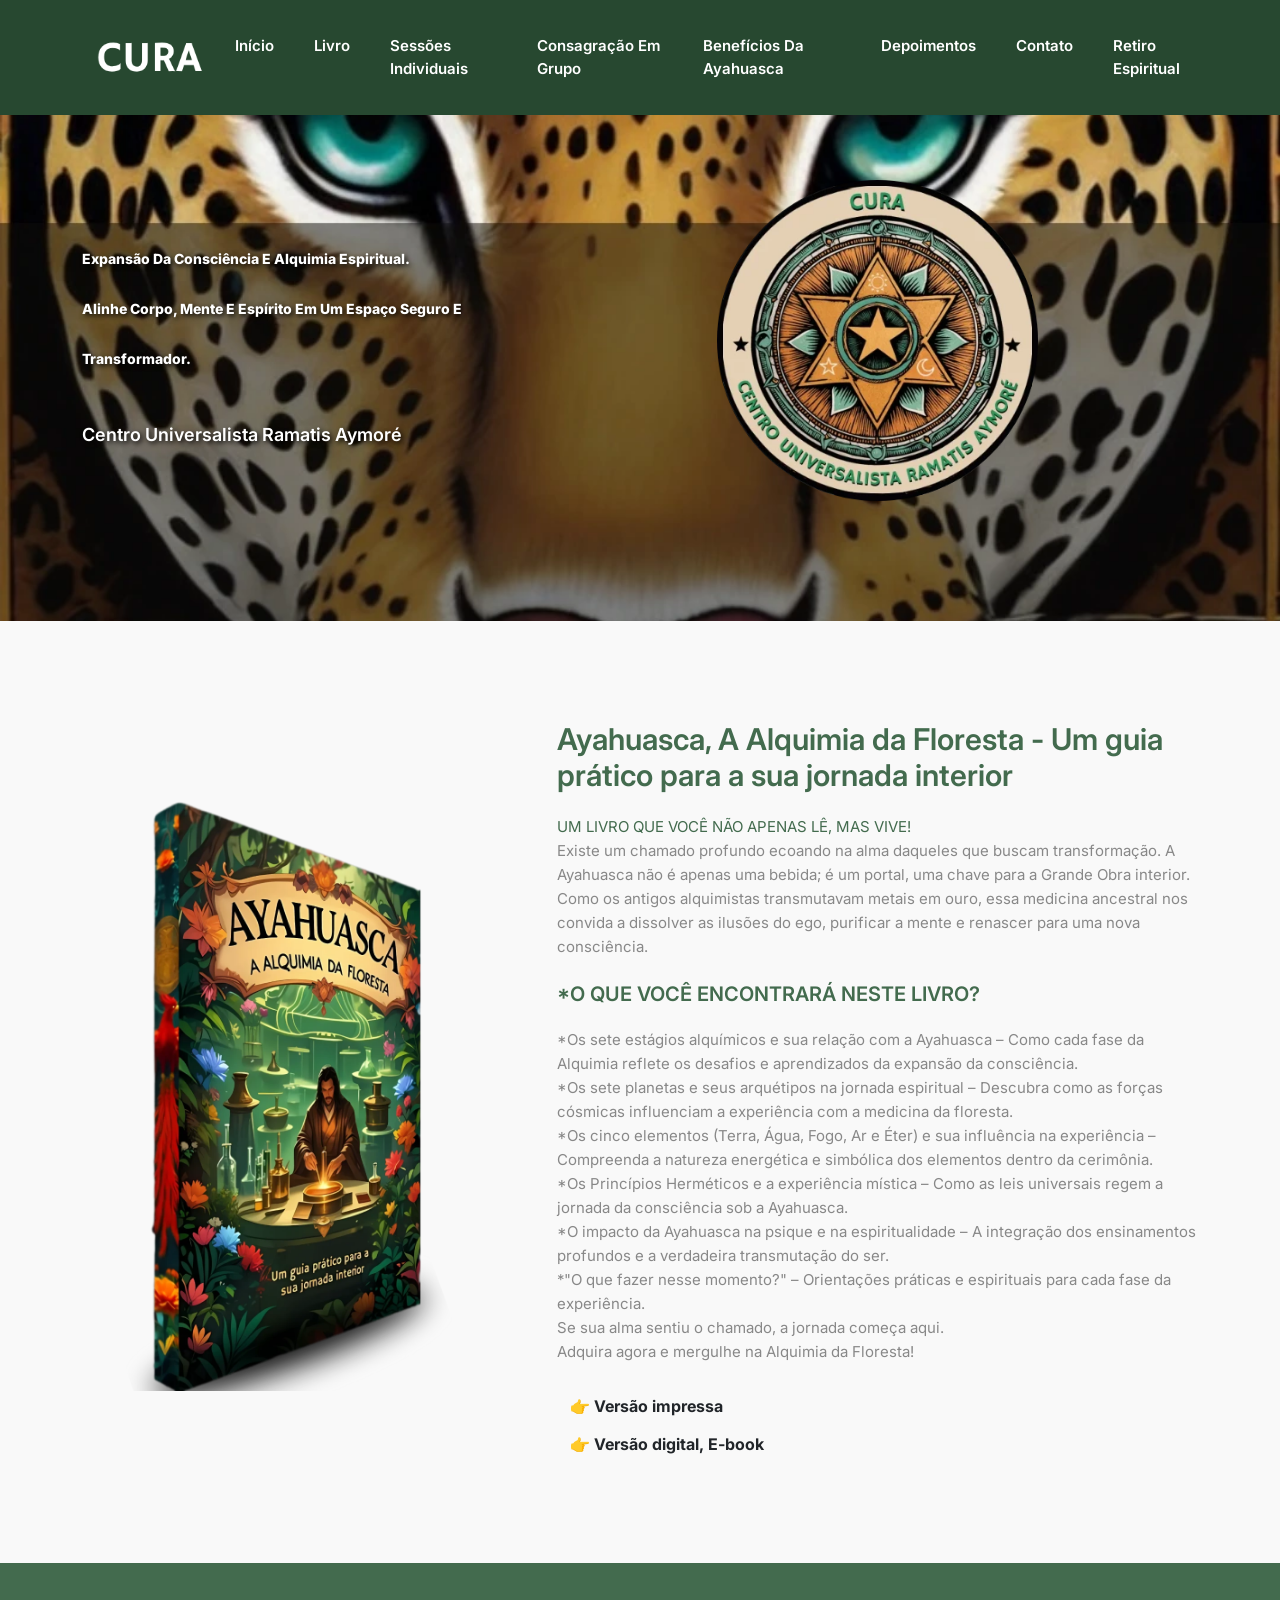
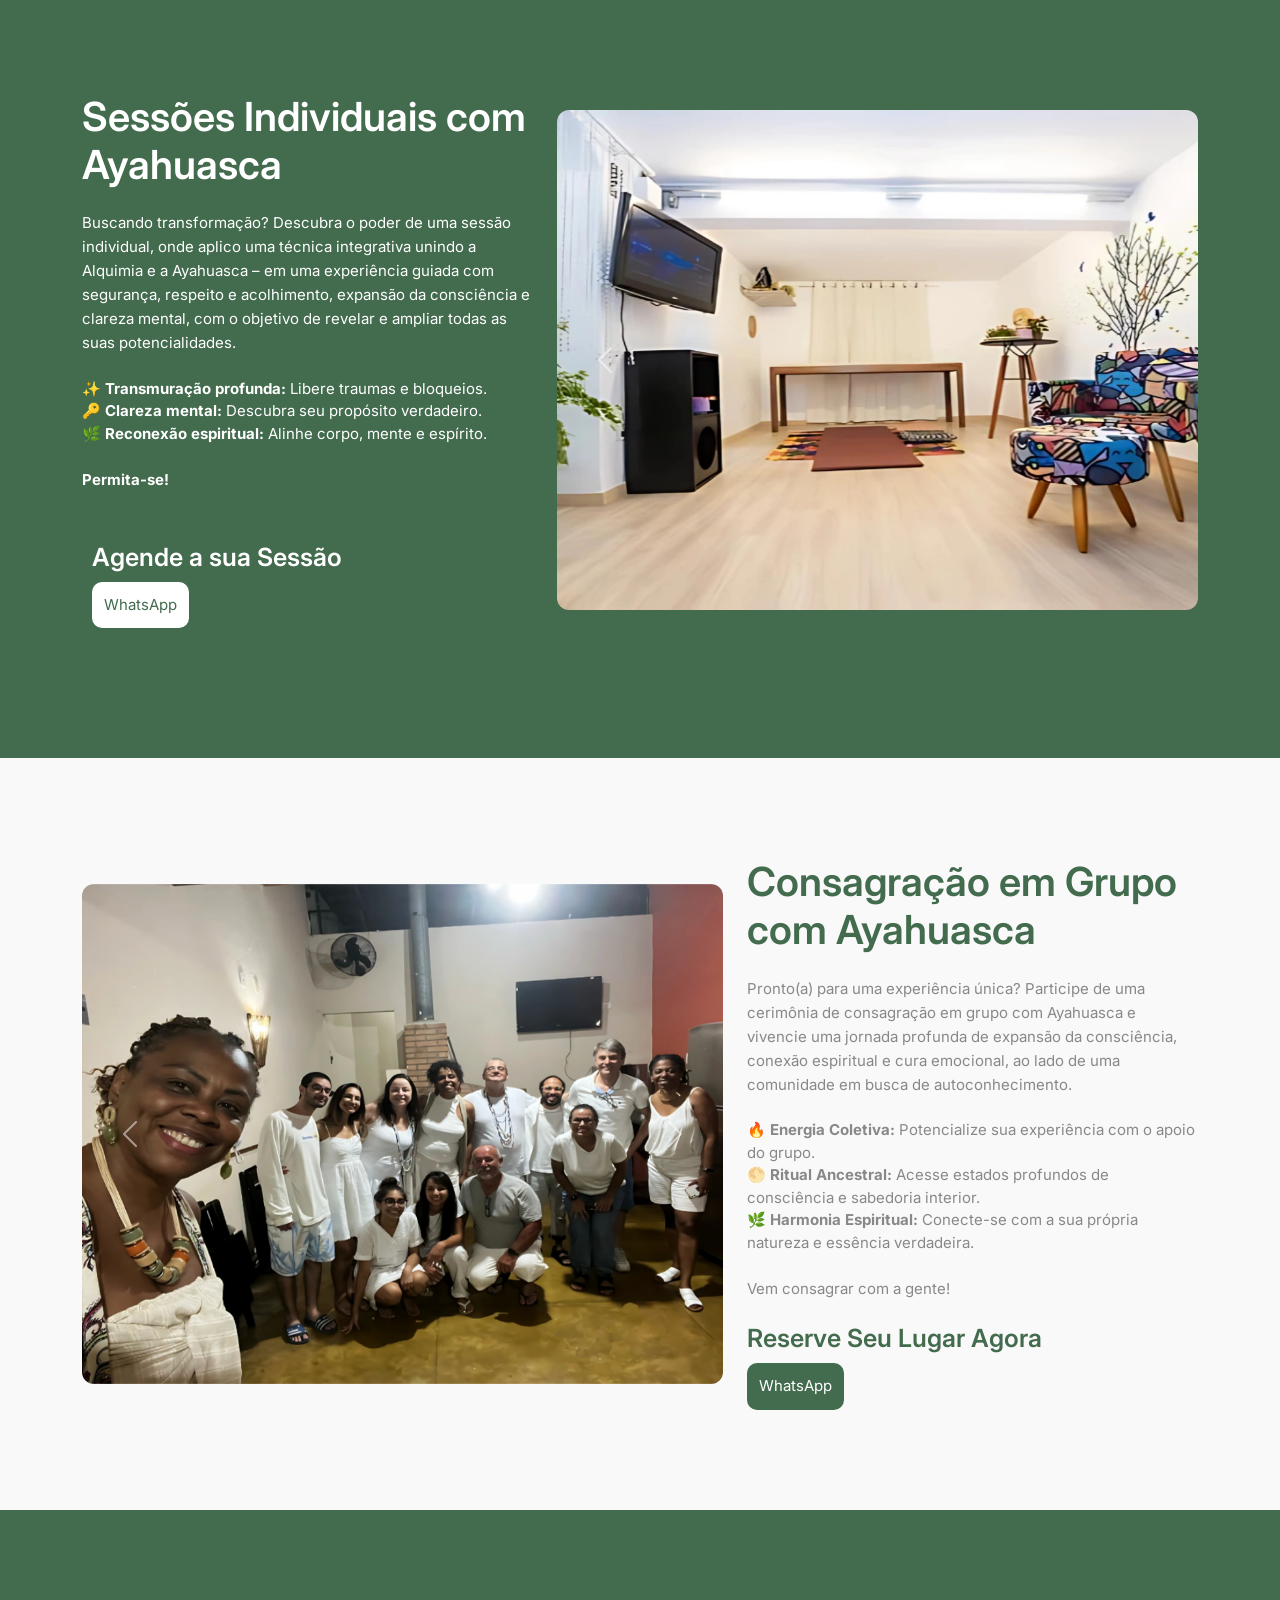
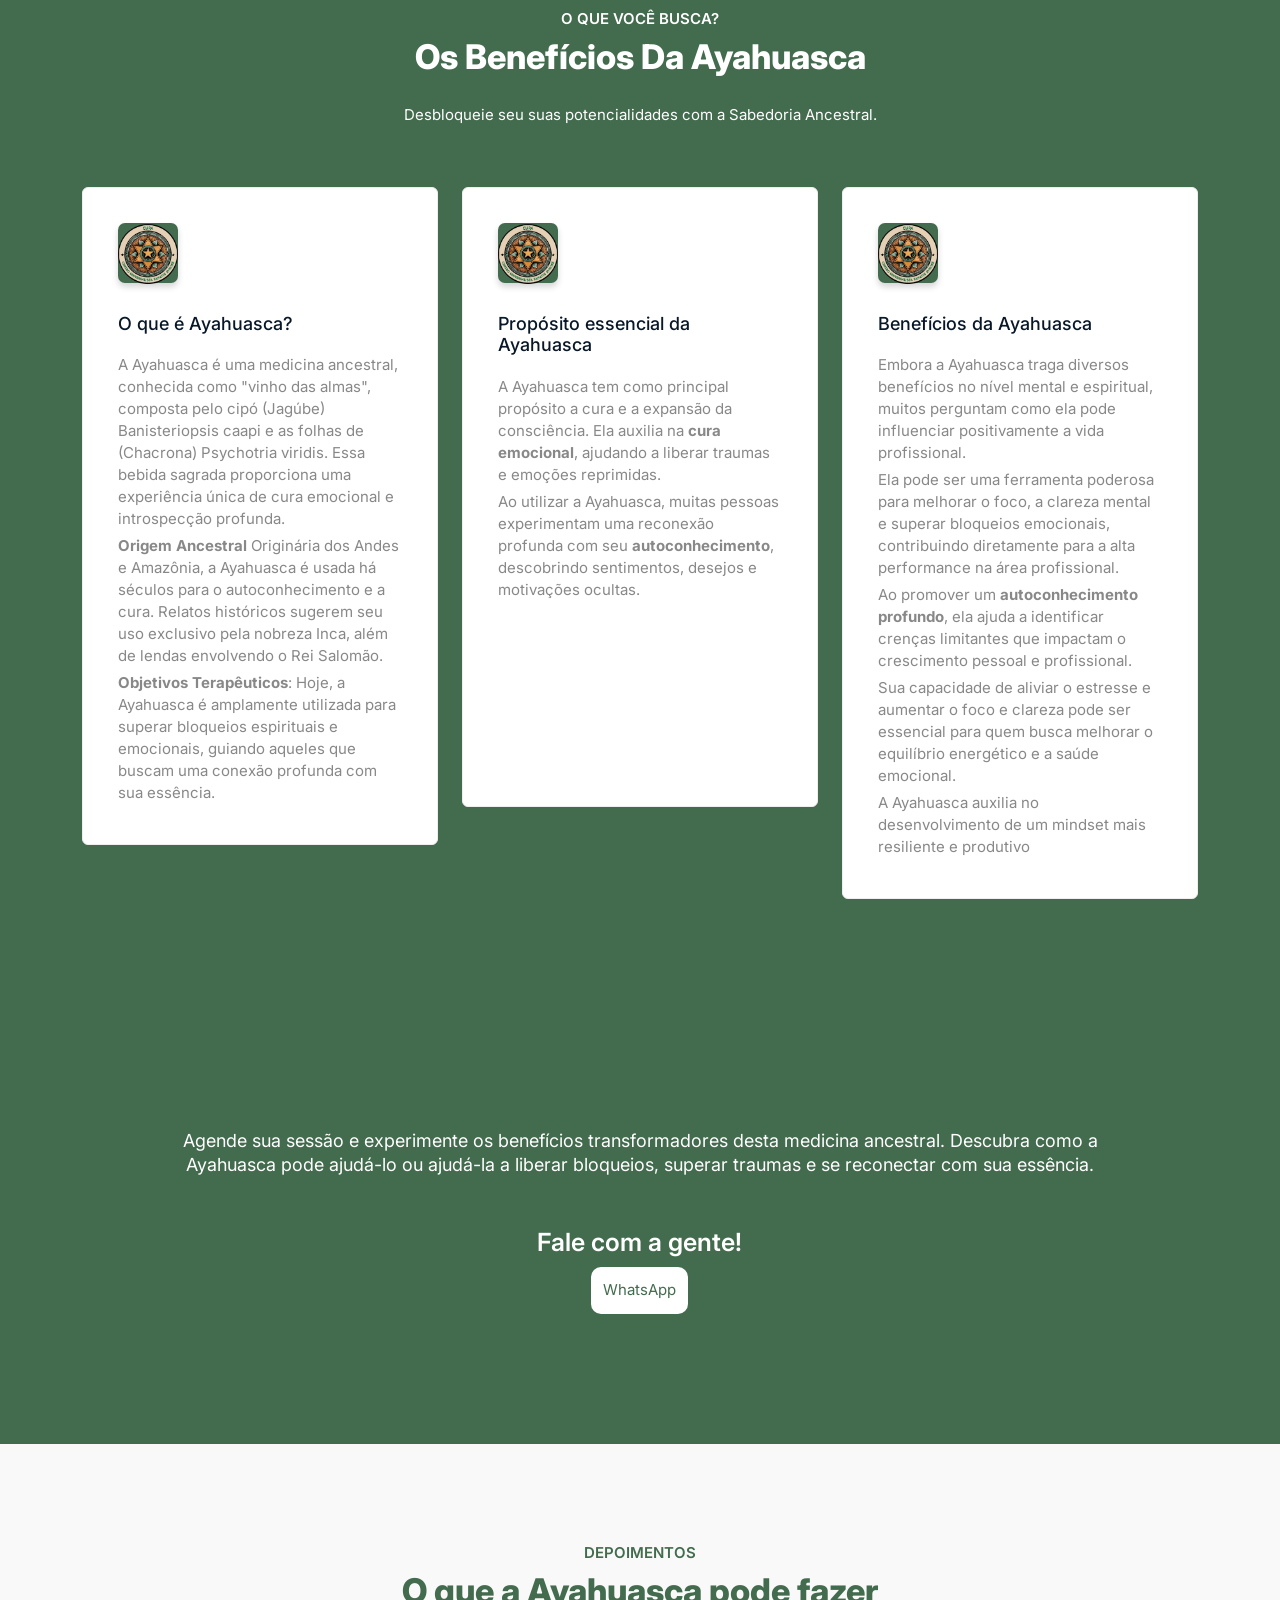
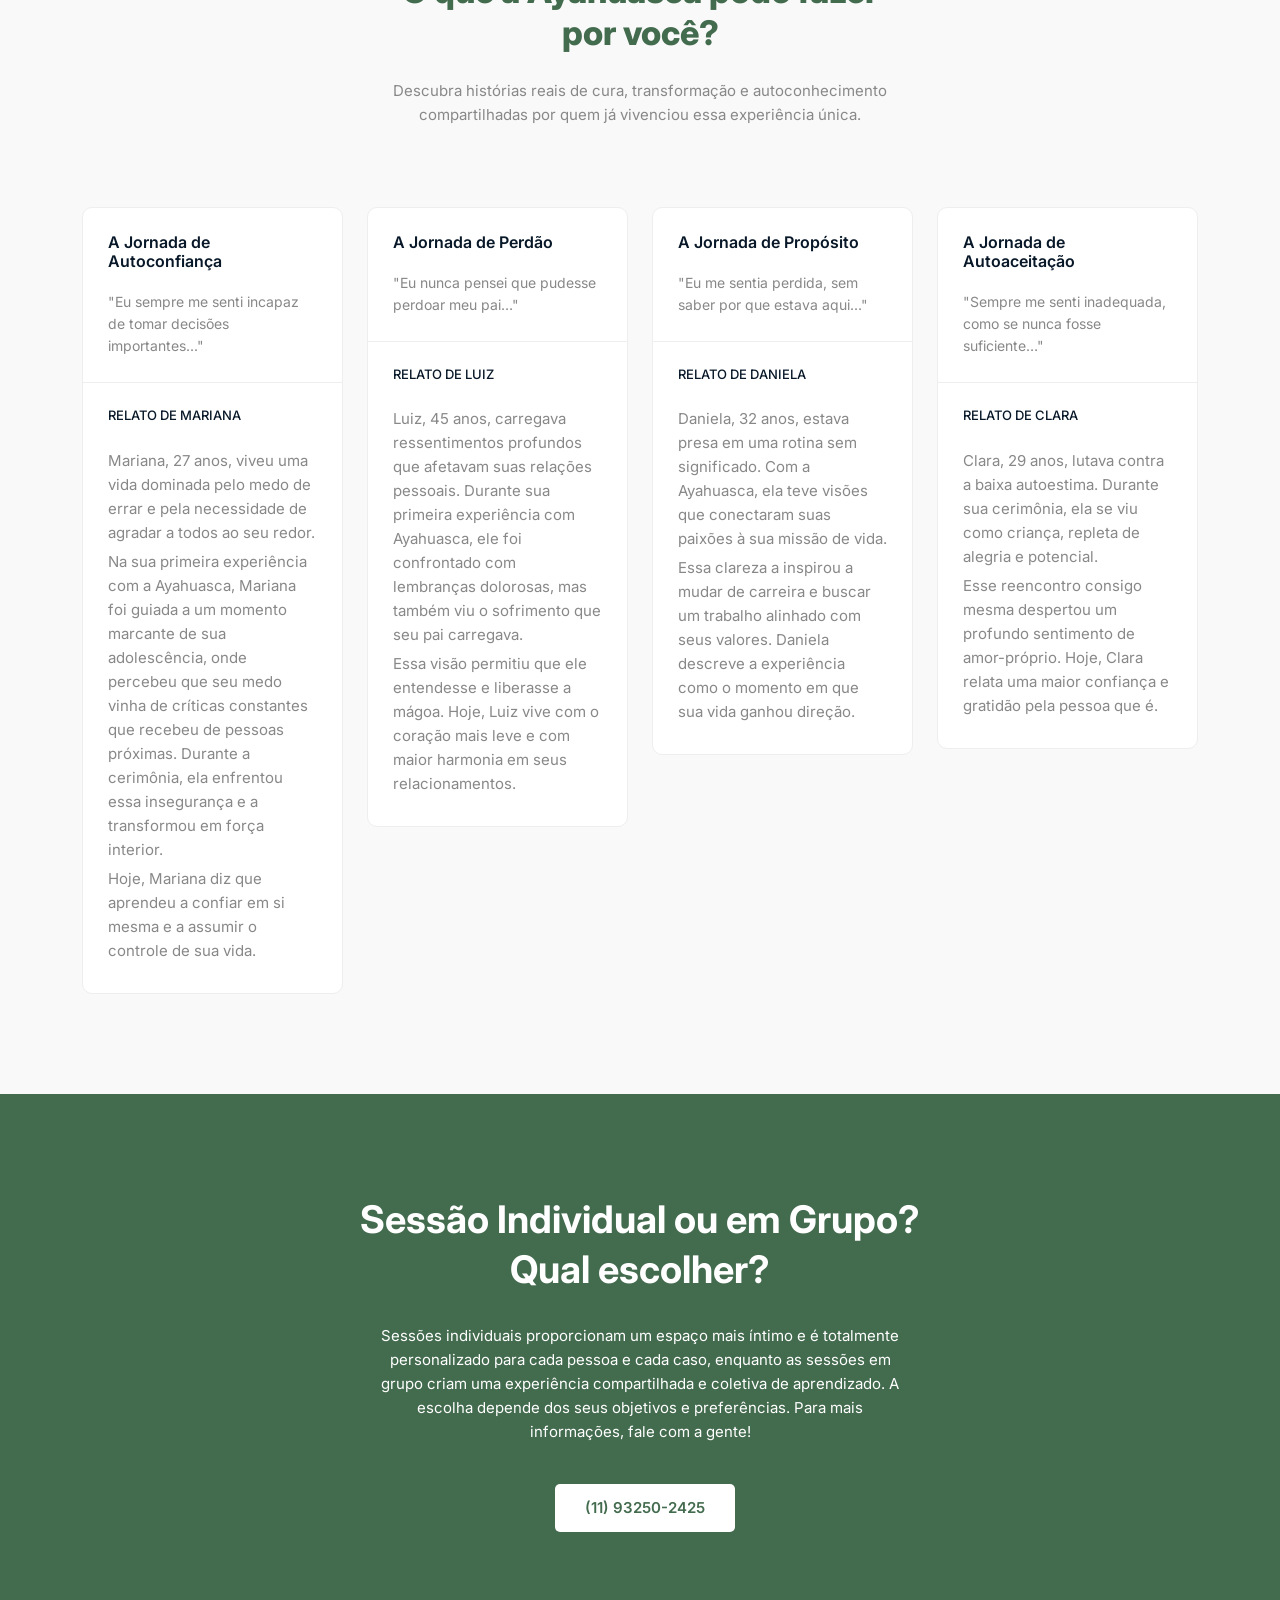
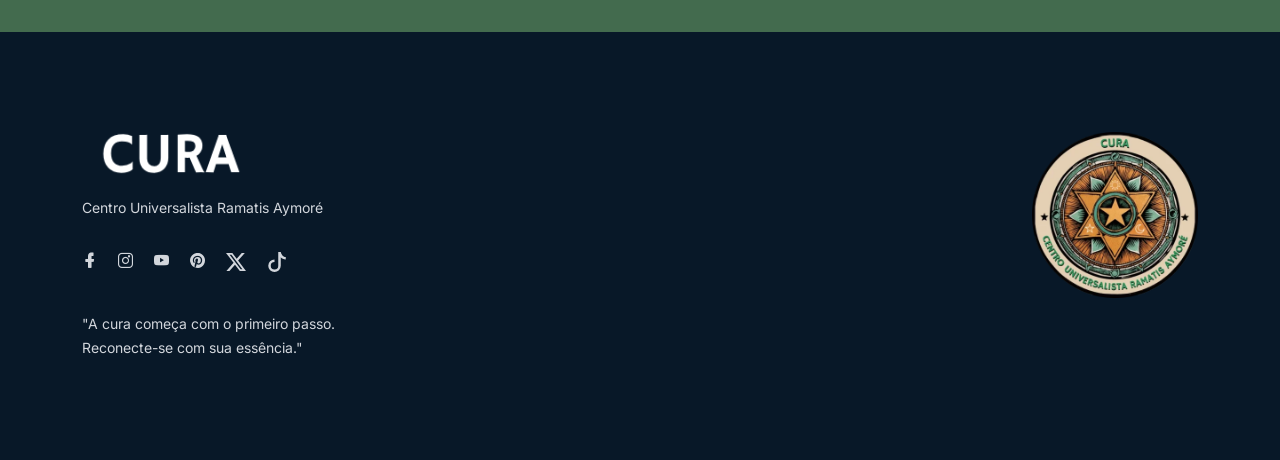
<file: index.html>
<!DOCTYPE html>
<html class="no-js" lang="pt-BR">

<head>
    <meta charset="utf-8" />
    <meta name="author" content="Ayalquimia">
    <meta http-equiv="x-ua-compatible" content="ie=edge" />
    <link rel="canonical" href="https://ayalquimia.com.br/">
    <title>Ayalquimia | Ayahuasca em São Paulo, Expansão da Consciência e Alquimia Espiritual</title>
    <meta name="description" content="Vivências com Ayahuasca em São Paulo, sessões individuais, consagrações em grupo, retiros espirituais e alquimia da consciência. Conheça a Ayalquimia e transforme sua jornada interior.">
    <meta name="viewport" content="width=device-width, initial-scale=1" />
    <meta name="keywords"
        content="Alquimia da Floresta, Autoconhecimento, Expansão da Consciência" />
    <!-- Google Tag Manager -->
    <link rel="icon" type="image/png" sizes="32x32" href="/assets/images/favicon.png">
<link rel="apple-touch-icon" href="/assets/images/favicon.png">
    <link rel="shortcut icon" type="image/x-icon" href="assets/images/favicon.svg" />
    <!-- Sessão com Ayahuasca como Serviço -->
    <meta property="og:type" content="website">
<meta property="og:title" content="Ayalquimia | Ayahuasca em São Paulo e Alquimia Espiritual">
<meta property="og:description" content="Sessões individuais, consagrações em grupo e expansão da consciência através da Ayahuasca e alquimia espiritual.">
<meta property="og:url" content="https://ayalquimia.com.br">
<meta property="og:image" content="https://ayalquimia.com.br/assets/images/ayahuasca/LogoCURA.webp">
<meta property="og:locale" content="pt_BR">
<meta property="og:site_name" content="Ayalquimia">
    <!-- Sessão com Ayahuasca como Serviço -->
<meta name="twitter:card" content="summary_large_image">
<meta name="twitter:title" content="Ayalquimia | Ayahuasca em São Paulo">
<meta name="twitter:description" content="Expansão da consciência, alquimia espiritual e sessões com Ayahuasca.">
<meta name="twitter:image" content="https://ayalquimia.com.br/assets/images/ayahuasca/LogoCURA.webp">
<meta name="geo.region" content="BR-SP">
<meta name="geo.placename" content="São Paulo">
<meta name="geo.position" content="-23.55052;-46.633308">
<meta name="ICBM" content="-23.55052, -46.633308">
<script type="application/ld+json">
{
  "@context":"https://schema.org",
  "@type":"LocalBusiness",
  "name":"Ayalquimia",
  "image":"https://ayalquimia.com.br/assets/images/ayahuasca/LogoCURA.webp",
  "url":"https://ayalquimia.com.br",
  "telephone":"+55-11-93250-2425",
  "address":{
    "@type":"PostalAddress",
    "addressLocality":"São Paulo",
    "addressRegion":"SP",
    "addressCountry":"BR"
  },
  "sameAs":[
    "https://www.instagram.com/cura.ayahuasca/",
    "https://www.youtube.com/@Cura.Ayahuasca",
    "https://x.com/AYAHUASCA__CURA",
    "https://www.tiktok.com/@ayahuasca_cura"
  ],
  "description":"Centro espiritual dedicado à expansão da consciência, alquimia espiritual e vivências com Ayahuasca.",
  "areaServed":"Brasil"
}
</script>
<link rel="preload" as="image" href="assets/images/ayahuasca/LogoCURA.webp">    
    <!-- ========================= CSS here ========================= -->
    <link rel="stylesheet" href="assets/css/bootstrap.min.css" />
    <link rel="stylesheet" href="assets/css/LineIcons.2.0.css" />
    <link rel="stylesheet" href="assets/css/animate.css" />
    <link rel="stylesheet" href="assets/css/tiny-slider.css" />
    <link rel="stylesheet" href="assets/css/glightbox.min.css" />
    <link rel="stylesheet" href="assets/css/main.css" />
</head>

<body>
    <!--[if lte IE 9]>
      <p class="browserupgrade">
        You are using an <strong>outdated</strong> browser. Please
        <a href="https://browsehappy.com/">upgrade your browser</a> to improve
        your experience and security.
      </p>
    <![endif]-->

    <!-- Preloader -->
    <!-- <div class="preloader">
        <div class="preloader-inner">
            <div class="preloader-icon">
                <span></span>
                <span></span>
            </div>
        </div>
    </div> -->
    <!-- /End Preloader -->

    <!-- Start Header Area -->
    <header class="header navbar-area">
        <div class="container">
            <div class="row align-items-center">
                <div class="col-lg-12">
                    <div class="nav-inner">
                        <!-- Start Navbar -->
                        <nav class="navbar navbar-expand-lg">
                            <a class="navbar-brand" href="index.html">
                                <img src="assets/images/logo/white-logo.svg" alt="Expansão da Consciência com Ayahuasca em São Paulo" loading="lazy" decoding="async">
                            </a>
                            <button class="navbar-toggler mobile-menu-btn" type="button" data-bs-toggle="collapse"
                                data-bs-target="#navbarSupportedContent" aria-controls="navbarSupportedContent"
                                aria-expanded="false" aria-label="Toggle navigation">
                                <span class="toggler-icon"></span>
                                <span class="toggler-icon"></span>
                                <span class="toggler-icon"></span>
                            </button>
                            <div class="collapse navbar-collapse sub-menu-bar" id="navbarSupportedContent">
                                <ul id="nav" class="navbar-nav ms-auto">
                                    <li class="nav-item">
                                        <a href="#home" class="page-scroll active"
                                            aria-label="Toggle navigation">Início</a>
                                    </li>
                                    <li class="nav-item">
                                        <a href="#livro" class="page-scroll" aria-label="Toggle navigation">Livro</a>
                                    </li>
                                    <li class="nav-item">
                                        <a href="#atendimento" class="page-scroll"
                                            aria-label="Toggle navigation">Sessões Individuais</a>
                                    </li>
                                    <li class="nav-item">
                                        <a href="#consagracao" class="page-scroll"
                                            aria-label="Toggle navigation">Consagração em grupo</a>
                                    </li>
                                    <li class="nav-item">
                                        <a href="#beneficios" class="page-scroll"
                                            aria-label="Toggle navigation">Benefícios da Ayahuasca</a>
                                    </li>
                                    <li class="nav-item">
                                        <a href="#depoimentos" class="page-scroll"
                                            aria-label="Toggle navigation">Depoimentos</a>
                                    </li>
                                    <li class="nav-item">
                                      <a href="#contato" class="page-scroll"
                                            aria-label="Toggle navigation">Contato</a>
                                    </li>
                                    <li class="nav-item">
                                        <a href="https://ayalquimia.com.br/ayahuasca-retiro-espiritual"
                                            target="_blank">Retiro espiritual</a>
                                    </li>
                                </ul>
                            </div> 
                            <!-- navbar collapse 
                            <div class="button add-list-button">
                                <a href="https://api.whatsapp.com/send?phone=5511932502425" target="_blank"
                                    class="btn">(11)93250-2425</a>
                            </div>-->
                        </nav>
                        <!-- End Navbar -->
                    </div>
                </div>
            </div> <!-- row -->
        </div> <!-- container -->
    </header>
    <!-- End Header Area -->

    <!-- Start Hero Area -->
    <section id="home" class="hero-area img-bg">
        <div class="container">
            <div class="row align-items-center">
                <div class="col-lg-5 col-md-12 col-12">
                    <div class="hero-content">
                        <h1 class="wow fadeInLeft" data-wow-delay=".4s">
                            <span class="format-font">Expansão da Consciência e Alquimia Espiritual.
                                <br>
                                Alinhe corpo, mente e espírito em um
                                espaço seguro e transformador.</span>
                        </h1>
                        <div class="button wow fadeInLeft" data-wow-delay=".8s">
                            <h2 class="wow fadeInLeft" data-wow-delay=".6s" style="font-size: 18px; color: #ffffff;">Centro Universalista Ramatis Aymoré</h2>
                        </div>
                    </div>
                </div>
                <div class="col-lg-7 col-md-12 col-12">
                    <div class="hero-image wow fadeInRight" data-wow-delay=".4s">
                        <img src="assets/images/ayahuasca/LogoCURA.webp" alt="Cerimônia espiritual com Ayahuasca em São Paulo" loading="eager" fetchpriority="high">
                    </div>
                </div>
            </div>
        </div>
    </section>

    <!-- End Hero Area -->
    <section id="livro" class="features section">
        <div class="container">
            <div class="row align-items-center">
                <div class="col-lg-5 col-md-12 col-12">
                    <div class="hero-image wow fadeInRight" data-wow-delay=".4s">
                        <img src="assets/images/ayahuasca/CapaLivro.webp" alt="Ayahuasca, A Alquimia da Floresta"
                            style="max-width: 90%;" loading="lazy" decoding="async">
                    </div>
                </div>
                <div class="col-lg-7 col-md-12 col-12 slider">
                    <div class="hero-content">
                        <h3 class="wow fadeInLeft" data-wow-delay=".4s" style="color: #436B4E;">Ayahuasca, A Alquimia da
                            Floresta - Um guia prático para a sua jornada interior</h3>
                        <br>
                        <p class="wow fadeInUp" data-wow-delay=".6s" style="color: #436B4E;">UM LIVRO QUE VOCÊ NÃO
                            APENAS LÊ, MAS VIVE!</p>
                        <p class="wow fadeInUp" data-wow-delay=".2s">Existe um chamado profundo ecoando na alma daqueles
                            que buscam transformação. A Ayahuasca não é apenas uma bebida; é um portal, uma chave para a
                            Grande Obra interior. Como os antigos alquimistas transmutavam metais em ouro, essa medicina
                            ancestral nos convida a dissolver as ilusões do ego, purificar a mente e renascer para uma
                            nova consciência.</p>

                        <br>
                        <h5 class="wow zoomIn" data-wow-delay=".2s" style="color: #436B4E;">*O QUE VOCÊ ENCONTRARÁ NESTE
                            LIVRO?</h5>
                        <br>
                        <p class="wow fadeInUp" data-wow-delay=".2s">*Os sete estágios alquímicos e sua relação com a
                            Ayahuasca – Como cada fase da Alquimia reflete os desafios e aprendizados da expansão da
                            consciência.</p>
                        <p class="wow fadeInUp" data-wow-delay=".2s">*Os sete planetas e seus arquétipos na jornada
                            espiritual – Descubra como as forças cósmicas influenciam a experiência com a medicina da
                            floresta.</p>
                        <p class="wow fadeInUp" data-wow-delay=".2s">*Os cinco elementos (Terra, Água, Fogo, Ar e Éter)
                            e sua influência na experiência – Compreenda a natureza energética e simbólica dos elementos
                            dentro da cerimônia.</p>
                        <p class="wow fadeInUp" data-wow-delay=".2s">*Os Princípios Herméticos e a experiência mística –
                            Como as leis universais regem a jornada da consciência sob a Ayahuasca.</p>
                        <p class="wow fadeInUp" data-wow-delay=".2s">*O impacto da Ayahuasca na psique e na
                            espiritualidade – A integração dos ensinamentos profundos e a verdadeira transmutação do
                            ser.</p>
                        <p class="wow fadeInUp" data-wow-delay=".2s">*"O que fazer nesse momento?" – Orientações
                            práticas e espirituais para cada fase da experiência.</p>

                        <p class="wow fadeInUp" data-wow-delay=".2s">Se sua alma sentiu o chamado, a jornada começa
                            aqui.
                        <p class="wow fadeInUp" data-wow-delay=".2s">Adquira agora e mergulhe na Alquimia da Floresta!
                        </p>
                        <br>
                        <a href="https://loja.uiclap.com/titulo/ua85977/" class="btn" target="_blank">
                            <strong data-wow-delay=".8s">👉 Versão impressa</strong>
                        </a>
                        <br>
                        <a href="https://bit.ly/3QATWh5" class="btn" target="_blank">
                            <strong data-wow-delay=".9s">👉 Versão digital, E-book</strong>
                        </a>
                    </div>
                </div>
            </div>
        </div>
    </section>

    <section id="atendimento" class="our-achievement section">
        <div class="container">
            <div class="row align-items-center">
                <!-- Texto Persuasivo -->
                <div class="col-lg-5 col-md-12 col-12">
                    <div class="content" style="text-align: left;">
                        <h2 class="wow fadeInLeft" data-wow-delay=".4s" style="color: #ffffff!important;">Sessões
                            Individuais com Ayahuasca</h2>
                        <br>
                        <p class="wow fadeInLeft" data-wow-delay=".6s" style="color: #ffffff!important;">
                            Buscando transformação? Descubra o poder de uma sessão individual, onde aplico uma técnica
                            integrativa unindo a Alquimia e a Ayahuasca –
                            em uma experiência guiada com segurança, respeito e acolhimento, expansão da consciência e clareza mental, com
                            o objetivo de revelar e ampliar todas as suas potencialidades.
                        </p>
                        <br>
                        <ul class="benefits-list wow fadeInLeft" data-wow-delay=".8s" style="color: #ffffff!important;">
                            <li>✨ <strong>Transmuração profunda:</strong> Libere traumas e bloqueios.</li>
                            <li>🔑 <strong>Clareza mental:</strong> Descubra seu propósito verdadeiro.</li>
                            <li>🌿 <strong>Reconexão espiritual:</strong> Alinhe corpo, mente e espírito.</li>
                        </ul>
                        <br>
                        <p class="wow fadeInLeft" data-wow-delay="1s" style="color: #ffffff!important;">
                            <strong>Permita-se!</strong>
                        </p>
                        <div class="single-achievement wow fadeInUp" data-wow-delay=".8s" style="text-align: left;">
                            <h4 style="color: #ffffff;">Agende a sua Sessão</h4>
                            <a class="contact-button wow fadeInUp"
                                href="https://api.whatsapp.com/send?phone=5511932502425" target="_blank">WhatsApp</a>
                        </div>
                        <!-- <a href="https://api.whatsapp.com/send?phone=5511932502425" class="btn btn-primary btn-lg">Agende Sua Sessão Agora</a> -->
                    </div>
                </div>

                <!-- Imagem Impactante -->
                <div class="slider col-lg-7 col-md-12 col-12">
                    <div class="wow fadeInRight tns" style="direction: ltr" data-wow-delay=".8s">

                        <div id="bootstrap-gallery-carousel" class="carousel slide">
                            <div class="carousel-inner" style="border-radius: 12px;">
                                <div class="carousel-item active">
                                    <img src="./assets/images/ayahuasca/sessao-ayahuasca-atendimento-individual.webp"
                                        class="d-block w-100 lg-item"
                                        alt="Imagem do Atendimento Individual com Ayahuasca" loading="lazy" decoding="async">
                                </div>
                                <div class="carousel-item">
                                    <img src="./assets/images/ayahuasca/sessao-ayahuasca-atendimento-individual1.webp"
                                        class="d-block w-100 lg-item"
                                        alt="Imagem do Atendimento Individual com Ayahuasca" loading="lazy" decoding="async">
                                </div>
                                <div class="carousel-item">
                                    <img src="./assets/images/ayahuasca/sessao-ayahuasca-atendimento-individual3.webp"
                                        class="d-block w-100 lg-item"
                                        alt="Imagem do Atendimento Individual com Ayahuasca" loading="lazy" decoding="async">
                                </div>
                                <div class="carousel-item">
                                    <img src="./assets/images/ayahuasca/sessao-ayahuasca-atendimento-individual4.webp"
                                        class="d-block w-100 lg-item"
                                        alt="Imagem do Atendimento Individual com Ayahuasca" loading="lazy" decoding="async">
                                </div>
                                <div class="carousel-item">
                                    <img src="./assets/images/ayahuasca/sessao-ayahuasca-atendimento-individual5.webp"
                                        class="d-block w-100 lg-item"
                                        alt="Imagem do Atendimento Individual com Ayahuasca" loading="lazy" decoding="async">
                                </div>
                            </div>
                            <button class="carousel-control-prev" type="button"
                                data-bs-target="#bootstrap-gallery-carousel" data-bs-slide="prev">
                                <span class="carousel-control-prev-icon" aria-hidden="true"></span>
                                <span class="visually-hidden">Previous</span>
                            </button>
                            <button class="carousel-control-next" type="button"
                                data-bs-target="#bootstrap-gallery-carousel" data-bs-slide="next">
                                <span class="carousel-control-next-icon" aria-hidden="true"></span>
                                <span class="visually-hidden">Next</span>
                            </button>
                        </div>

                    </div>
                </div>
            </div>
    </section>

    <section id="consagracao" class="features section">
        <div class="container">
            <div class="row align-items-center">
                <!-- Imagem Impactante -->
                <div class="col-lg-7 col-md-12 col-12">
                    <div class="image wow fadeInRight" data-wow-delay=".4s">
                        <div id="bootstrap-gallery-carousel2" class="carousel slide">
                            <div class="carousel-inner" style="border-radius: 12px;">
                                <div class="carousel-item active">
                                    <img src="./assets/images/ayahuasca/sessao-ayahuasca-grupo.webp"
                                        class="d-block w-100 lg-item" alt="Imagem da sessão com Ayahuasca">
                                </div>
                                <div class="carousel-item">
                                    <img src="./assets/images/ayahuasca/sessao-ayahuasca-grupo5.webp"
                                        class="d-block w-100 lg-item" alt="Imagem da sessão com Ayahuasca" loading="lazy" decoding="async">
                                </div>
                                <div class="carousel-item">
                                    <img src="./assets/images/ayahuasca/sessao-ayahuasca-grupo6.webp"
                                        class="d-block w-100 lg-item" alt="Imagem da sessão com Ayahuasca" loading="lazy" decoding="async">
                                </div>
                                <div class="carousel-item">
                                    <img src="./assets/images/ayahuasca/sessao-ayahuasca-grupo7.webp"
                                        class="d-block w-100 lg-item" alt="Imagem da sessão com Ayahuasca" loading="lazy" decoding="async">
                                </div>
                                <div class="carousel-item">
                                    <img src="./assets/images/ayahuasca/sessao-ayahuasca-grupo10.webp"
                                        class="d-block w-100 lg-item" alt="Imagem da sessão com Ayahuasca" loading="lazy" decoding="async">
                                </div>
                                <div class="carousel-item">
                                    <img src="./assets/images/ayahuasca/sessao-ayahuasca-grupo11.webp"
                                        class="d-block w-100 lg-item" alt="Imagem da sessão com Ayahuasca" loading="lazy" decoding="async">
                                </div>
                                <div class="carousel-item">
                                    <img src="./assets/images/ayahuasca/sessao-ayahuasca-grupo12.webp"
                                        class="d-block w-100 lg-item" alt="Imagem da sessão com Ayahuasca" loading="lazy" decoding="async">
                                </div>
                            </div>
                            <button class="carousel-control-prev" type="button"
                                data-bs-target="#bootstrap-gallery-carousel2" data-bs-slide="prev">
                                <span class="carousel-control-prev-icon" aria-hidden="true"></span>
                                <span class="visually-hidden">Previous</span>
                            </button>
                            <button class="carousel-control-next" type="button"
                                data-bs-target="#bootstrap-gallery-carousel2" data-bs-slide="next">
                                <span class="carousel-control-next-icon" aria-hidden="true"></span>
                                <span class="visually-hidden">Next</span>
                            </button>
                        </div>
                    </div>
                </div>
                <!-- Texto Persuasivo -->
                <div class="col-lg-5 col-md-12 col-12">
                    <div class="content">
                        <h2 class="wow fadeInLeft" data-wow-delay=".4s" style="color: #436B4E;">Consagração em Grupo com
                            Ayahuasca</h2>
                        <br>
                        <p class="wow fadeInLeft" data-wow-delay=".6s">
                            Pronto(a) para uma experiência única? Participe de uma cerimônia de consagração em grupo com
                            Ayahuasca e
                            vivencie uma jornada profunda de expansão da consciência, conexão espiritual e cura
                            emocional, ao lado de uma comunidade em busca de autoconhecimento.
                        </p>
                        <br>
                        <ul class="benefits-list wow fadeInLeft" data-wow-delay=".8s">
                            <li>🔥 <strong>Energia Coletiva:</strong> Potencialize sua experiência com o apoio do grupo.
                            </li>
                            <li>🌕 <strong>Ritual Ancestral:</strong> Acesse estados profundos de consciência e
                                sabedoria interior.</li>
                            <li>🌿 <strong>Harmonia Espiritual:</strong> Conecte-se com a sua própria natureza e
                                essência verdadeira.</li>
                        </ul>
                        <br>
                        <p class="wow fadeInLeft" data-wow-delay="1s">
                            Vem consagrar com a gente!</p>
                        <br>
                        <div class="single-achievement wow fadeInUp" data-wow-delay=".4s">
                            <h4 style="color: #436B4E;">Reserve Seu Lugar Agora</h4>
                            <a class="contact-button wow fadeInUp"
                                href="https://api.whatsapp.com/send?phone=5511932502425" target="_blank"
                                style="color: #ffffff; background-color: #436B4E;">WhatsApp</a>
                        </div>
                        <!-- <a href="https://api.whatsapp.com/send?phone=5511932502425" class="btn btn-primary btn-lg"></a> -->
                    </div>
                </div>
            </div>
        </div>
    </section>

    <!-- Start Features Area -->
    <section id="beneficios" class="features section" style="background-color: #436B4E!important;">
        <div class="container">
            <div class="row">
                <div class="col-12">
                    <div class="section-title">
                        <h3 class="wow zoomIn" data-wow-delay=".2s" style="color: #ffffff!important;">O que você busca?
                        </h3>
                        <h2 class="wow fadeInUp" data-wow-delay=".4s" style="color: #ffffff!important;">Os benefícios da
                            Ayahuasca
                        </h2>
                        <p class="wow fadeInUp" data-wow-delay=".6s" style="color: #ffffff!important;">Desbloqueie seu
                            suas potencialidades com a Sabedoria Ancestral.</p>
                    </div>
                </div>
            </div>
            <div class="row">
                <div class="col-lg-4 col-md-6 col-12">
                    <!-- Start Single Feature -->
                    <div class="single-feature wow fadeInUp" data-wow-delay=".2s">
                        <i> <img src="assets/images/ayahuasca/LogoCURA.webp" alt="Expansão da Consciência e Alquimia Espiritual" loading="lazy" decoding="async"> </i>
                        <h3>O que é Ayahuasca?</h3>
                        <p>A Ayahuasca é uma medicina ancestral, conhecida como "vinho das almas", composta pelo cipó
                            (Jagúbe) Banisteriopsis caapi e as folhas de (Chacrona) Psychotria viridis. Essa bebida
                            sagrada proporciona uma experiência única de cura emocional e introspecção profunda.</p>
                        <p><strong>Origem Ancestral</strong> Originária dos Andes e Amazônia, a Ayahuasca é usada há
                            séculos para o autoconhecimento e a cura. Relatos históricos sugerem seu uso exclusivo pela
                            nobreza Inca, além de lendas envolvendo o Rei Salomão.</p>
                        <p><strong>Objetivos Terapêuticos</strong>: Hoje, a Ayahuasca é amplamente utilizada para
                            superar bloqueios espirituais e emocionais, guiando aqueles que buscam uma conexão profunda
                            com sua essência.</p>
                    </div>
                    <!-- End Single Feature -->
                </div>
                <div class="col-lg-4 col-md-6 col-12">
                    <!-- Start Single Feature -->
                    <div class="single-feature wow fadeInUp" data-wow-delay=".4s">
                        <i> <img src="assets/images/ayahuasca/LogoCURA.webp" alt="Expansão da Consciência e Alquimia Espiritual" loading="lazy" decoding="async"> </i>
                        <h3>Propósito essencial da Ayahuasca</h3>
                        <p>A Ayahuasca tem como principal propósito a cura e a expansão da consciência. Ela auxilia na
                            <strong>cura emocional</strong>, ajudando a liberar traumas e emoções reprimidas.
                        </p>
                        <p>Ao utilizar a Ayahuasca, muitas pessoas experimentam uma reconexão
                            profunda com seu <strong>autoconhecimento</strong>, descobrindo sentimentos, desejos e
                            motivações ocultas.</p>
                    </div>
                    <!-- End Single Feature -->
                </div>
                <div class="col-lg-4 col-md-6 col-12">
                    <!-- Start Single Feature -->
                    <div class="single-feature wow fadeInUp" data-wow-delay=".2s">
                        <i> <img src="assets/images/ayahuasca/LogoCURA.webp" alt="Expansão da Consciência e Alquimia Espiritual" loading="lazy" decoding="async"> </i>
                        <h3>Benefícios da Ayahuasca</h3>
                        <p>Embora a Ayahuasca traga diversos benefícios no nível mental e espiritual, muitos perguntam
                            como ela pode influenciar positivamente a vida profissional.</p>
                        <p>Ela pode ser uma ferramenta poderosa para melhorar o foco, a clareza mental e superar
                            bloqueios emocionais, contribuindo diretamente para a alta performance na área profissional.
                        </p>
                        <p>Ao promover um <strong>autoconhecimento profundo</strong>, ela ajuda a identificar crenças
                            limitantes que impactam o crescimento pessoal e profissional.</p>
                        <p>Sua capacidade de aliviar o estresse e aumentar o foco e clareza pode ser essencial para quem
                            busca melhorar o equilíbrio energético e a saúde emocional.</p>
                        <p>A Ayahuasca auxilia no desenvolvimento de um mindset mais resiliente e produtivo</p>
                        </p>
                    </div>
                    <!-- End Single Feature -->
                </div>
            </div>
        </div>
    </section>
    <!-- End Features Area -->

    <!-- Start Achievement Area -->
    <section class="our-achievement section">
        <div class="container">
            <div class="row">
                <div class="col-lg-10 offset-lg-1 col-md-12 col-12">
                    <div class="title">
                        
                        <p>Agende sua sessão e experimente os benefícios transformadores desta medicina ancestral.
                            Descubra como a Ayahuasca pode ajudá-lo ou ajudá-la a liberar bloqueios, superar traumas e
                            se reconectar com sua essência.</p>
                    </div>
                </div>
            </div>
            <div class="row">
                <div class="col-lg-8 offset-lg-2 col-md-12 col-12">
                    <div class="row">
                        <div class="col-lg-2 col-md-4 col-12">
                        </div>
                        <div class="col-lg-8 col-md-4 col-12">
                            <div class="single-achievement wow fadeInUp" data-wow-delay=".4s">
                                <h4 style="color: #ffffff;">Fale com a gente!</h4>
                                <a class="contact-button wow fadeInUp"
                                    href="https://api.whatsapp.com/send?phone=5511932502425"
                                    target="_blank">WhatsApp</a>
                            </div>
                        </div>
                        <div class="col-lg-2 col-md-4 col-12">
                        </div>
                    </div>
                </div>
            </div>
        </div>
    </section>
    <!-- End Achievement Area -->

    <!-- Start Pricing Table Area -->
    <section id="depoimentos" class="pricing-table section">
        <div class="container">
            <div class="row">
                <div class="col-12">
                    <div class="section-title">
                        <h3 class="wow zoomIn" data-wow-delay=".2s">Depoimentos</h3>
                        <h2 class="wow fadeInUp" data-wow-delay=".4s" style="text-transform: none; color: #436B4E;">O
                            que a Ayahuasca pode fazer por você?</h2>
                        <p class="wow fadeInUp" data-wow-delay=".6s">Descubra histórias reais de cura, transformação e
                            autoconhecimento compartilhadas por quem já vivenciou essa experiência única.</p>
                    </div>
                </div>
            </div>
            <div class="row">
                <div class="col-lg-3 col-md-6 col-12">
                    <!-- Single Table -->
                    <div class="single-table wow fadeInUp" data-wow-delay=".2s">
                        <!-- Table Head -->
                        <div class="table-head">
                            <h4 class="title">A Jornada de Autoconfiança</h4>
                            <p>"Eu sempre me senti incapaz de tomar decisões importantes..."</p>
                        </div>
                        <!-- End Table Head -->
                        <!-- Start Table Content -->
                        <div class="table-content">
                            <h4 class="middle-title">Relato de Mariana</h4>
                            <!-- Table List -->
                            <p>Mariana, 27 anos, viveu uma vida dominada pelo medo de errar e pela necessidade de
                                agradar a todos ao seu redor.</p>
                            <p>Na sua primeira experiência com a Ayahuasca, Mariana foi guiada a um momento marcante de
                                sua adolescência, onde percebeu que seu medo vinha de críticas constantes que recebeu de
                                pessoas próximas. Durante a cerimônia, ela enfrentou essa insegurança e a transformou em
                                força interior.</p>
                            <p>Hoje, Mariana diz que aprendeu a confiar em si mesma e a assumir o controle de sua vida.
                            </p>
                            <!-- End Table List -->
                        </div>
                        <!-- End Table Content -->
                    </div>
                    <!-- End Single Table-->
                </div>
                <div class="col-lg-3 col-md-6 col-12">
                    <!-- Single Table -->
                    <div class="single-table wow fadeInUp" data-wow-delay=".4s">
                        <!-- Table Head -->
                        <div class="table-head">
                            <h4 class="title">A Jornada de Perdão</h4>
                            <p>"Eu nunca pensei que pudesse perdoar meu pai…"</p>
                        </div>
                        <!-- End Table Head -->
                        <!-- Start Table Content -->
                        <div class="table-content">
                            <h4 class="middle-title">Relato de Luiz</h4>
                            <!-- Table List -->
                            <p>Luiz, 45 anos, carregava ressentimentos profundos que afetavam suas relações pessoais.
                                Durante sua primeira experiência com Ayahuasca, ele foi confrontado com lembranças
                                dolorosas, mas também viu o sofrimento que seu pai carregava.</p>
                            <p>Essa visão permitiu que ele entendesse e liberasse a mágoa. Hoje, Luiz vive com o coração
                                mais leve e com maior harmonia em seus relacionamentos.</p>
                            <!-- End Table List -->
                        </div>
                        <!-- End Table Content -->
                    </div>
                    <!-- End Single Table-->
                </div>
                <div class="col-lg-3 col-md-6 col-12">
                    <!-- Single Table -->
                    <div class="single-table wow fadeInUp" data-wow-delay=".6s">
                        <!-- Table Head -->
                        <div class="table-head">
                            <h4 class="title">A Jornada de Propósito</h4>
                            <p>"Eu me sentia perdida, sem saber por que estava aqui..."</p>
                        </div>
                        <!-- End Table Head -->
                        <!-- Start Table Content -->
                        <div class="table-content">
                            <h4 class="middle-title">Relato de Daniela</h4>
                            <!-- Table List -->
                            <ul class="table-list">
                                <p>Daniela, 32 anos, estava presa em uma rotina sem significado. Com a Ayahuasca, ela
                                    teve visões que conectaram suas paixões à sua missão de vida.</p>
                                <p>Essa clareza a inspirou a mudar de carreira e buscar um trabalho alinhado com seus
                                    valores. Daniela descreve a experiência como o momento em que sua vida ganhou
                                    direção.</p>
                            </ul>
                            <!-- End Table List -->
                        </div>
                        <!-- End Table Content -->
                    </div>
                    <!-- End Single Table-->
                </div>
                <div class="col-lg-3 col-md-6 col-12">
                    <!-- Single Table -->
                    <div class="single-table wow fadeInUp" data-wow-delay=".8s">
                        <!-- Table Head -->
                        <div class="table-head">
                            <h4 class="title">A Jornada de Autoaceitação</h4>
                            <p>"Sempre me senti inadequada, como se nunca fosse suficiente…"</p>
                        </div>
                        <!-- End Table Head -->
                        <!-- Start Table Content -->
                        <div class="table-content">
                            <h4 class="middle-title">Relato de Clara</h4>
                            <!-- Table List -->
                            <ul class="table-list">
                                <p>Clara, 29 anos, lutava contra a baixa autoestima. Durante sua cerimônia, ela se viu
                                    como criança, repleta de alegria e potencial.</p>
                                <p>Esse reencontro consigo mesma despertou um profundo sentimento de amor-próprio. Hoje,
                                    Clara relata uma maior confiança e gratidão pela pessoa que é.</p>
                            </ul>
                            <!-- End Table List -->
                        </div>
                        <!-- End Table Content -->
                    </div>
                    <!-- End Single Table-->
                </div>
            </div>
        </div>
    </section>
    <!--/ End Pricing Table Area -->

    <!-- Start Call To Action Area -->
    <section class="section call-action" id="contato">
        <div class="container">
            <div class="row">
                <div class="col-lg-8 offset-lg-2 col-md-12 col-12">
                    <div class="cta-content">
                        <h2 class="wow fadeInUp" data-wow-delay=".2s">Sessão Individual ou em Grupo? <br />Qual
                            escolher?</h2>
                        <p class="wow fadeInUp" data-wow-delay=".4s">Sessões individuais proporcionam um espaço mais
                            íntimo e é totalmente personalizado para cada pessoa e cada caso, enquanto as sessões em
                            grupo criam uma experiência compartilhada e coletiva de aprendizado. A escolha depende dos
                            seus objetivos e preferências.
                            Para mais informações, fale com a gente!
                        </p>
                        <div class="button add-list-button">
                            <a href="https://api.whatsapp.com/send?phone=5511932502425" target="_blank" class="btn">(11)
                                93250-2425</a>
                        </div>
                    </div>
                </div>
            </div>
        </div>
    </section>
    <!-- End Call To Action Area -->

    <!-- Start Footer Area -->
    <footer class="footer">
        <!-- Start Footer Top -->
        <div class="footer-top">
            <div class="container">
                <div class="row">
                    <div class="col-lg-4 col-md-4 col-12">
                        <!-- Single Widget -->
                        <div class="single-footer f-about">
                            <div class="logo">
                                <a href="index.html">
                                    <img src="assets/images/logo/white-logo.svg" alt="Expansão da Consciência e Alquimia Espiritual" loading="lazy" decoding="async">
                                </a>
                            </div>
                            <p>Centro Universalista Ramatis Aymoré</p>
                            <ul class="social">
                                <li><a href="https://www.facebook.com/profile.php?id=61567346652976" target="_blank"
                                        alt="Siga-nos no Facebook!"><i class="lni lni-facebook-filled"></i></a></li>
                                <li><a href="https://www.instagram.com/cura.ayahuasca/" target="_blank"
                                        alt="Siga-nos no Instagram!"><i class="lni lni-instagram"></i></a></li>
                                <li><a href="https://www.youtube.com/@Cura.Ayahuasca" target="_blank"><i
                                            class="lni lni-youtube"></i></a></li>
                                <li><a href="https://br.pinterest.com/AyahuascaAlquimia" target="_blank"><i
                                            class="lni lni-pinterest"></i></a></li>
                                <li>
                                    <a href="https://x.com/AYAHUASCA__CURA" target="_blank" title="X (Twitter)">
                                        <!-- Ícone do X (Twitter) via SVG -->
                                        <svg xmlns="http://www.w3.org/2000/svg" width="20" height="20"
                                            fill="currentColor" viewBox="0 0 16 16">
                                            <path
                                                d="M12.6.75h2.454l-5.36 6.142L16 15.25h-4.937l-3.867-5.07-4.425 5.07H.316l5.733-6.57L0 .75h5.063l3.495 4.633L12.601.75Zm-.86 13.028h1.36L4.323 2.145H2.865z" />
                                        </svg>
                                    </a>
                                </li>
                                <li>
                                    <a href="https://www.tiktok.com/@ayahuasca_cura" target="_blank" title="TikTok">
                                        <!-- Ícone do TikTok via SVG -->
                                        <svg xmlns="http://www.w3.org/2000/svg" width="20" height="20"
                                            fill="currentColor" viewBox="0 0 16 16">
                                            <path
                                                d="M9 0h1.98c.144.715.54 1.617 1.235 2.512C12.895 3.389 13.797 4 15 4v2c-1.753 0-3.07-.814-4-1.829V11a5 5 0 1 1-5-5v2a3 3 0 1 0 3 3z" />
                                        </svg>
                                    </a>
                                </li>
                            </ul>
                            <p class="copyright-text">"A cura começa com o primeiro passo. <br />Reconecte-se com sua
                                essência."
                            </p>
                        </div>
                        <!-- End Single Widget -->
                    </div>
                    <div class="col-lg-8 col-md-8 col-12">
                        <div class="row">
                            <div class="col-lg-3 col-md-6 col-12">
                                <!-- Single Widget -->
                                <div class="single-footer f-link">
                                </div>
                                <!-- End Single Widget -->
                            </div>
                            <div class="col-lg-3 col-md-6 col-12">
                                <!-- Single Widget -->
                                <div class="single-footer f-link">
                                </div>
                                <!-- End Single Widget -->
                            </div>
                            <div class="col-lg-3 col-md-6 col-12">
                                <!-- Single Widget -->
                                <div class="single-footer f-link">
                                </div>
                                <!-- End Single Widget -->
                            </div>
                            <div class="col-lg-3 col-md-6 col-12">
                                <!-- Single Widget -->
                                <div class="single-footer f-link">
                                    <div class="hero-image wow fadeInRight" data-wow-delay=".4s">
                                        <img src="assets/images/ayahuasca/LogoCURA.webp" alt="Expansão da Consciência e Alquimia Espiritual">
                                    </div>
                                </div>
                                <!-- End Single Widget -->
                            </div>
                        </div>
                    </div>
                </div>
            </div>
        </div>
        <!--/ End Footer Top -->
    </footer>
    <!--/ End Footer Area -->

    <!-- ========================= scroll-top ========================= -->
    <a href="#" class="scroll-top">
        <i class="lni lni-chevron-up"></i>
    </a>

    <!-- ========================= JS here ========================= -->
    <style>
        .carousel-item {
            img {
                max-height: 500px;
            }
        }

        .carousel-control-next-icon {
            color: #436B4E !important;
        }

  .format-font {
      font-size: 14px !important;
  }
    </style>
    <script src="assets/js/bootstrap.min.js"></script>
    <script src="assets/js/wow.min.js"></script>
    <script src="assets/js/tiny-slider.js"></script>
    <script src="assets/js/glightbox.min.js"></script>
    <script src="assets/js/count-up.min.js"></script>
    <script src="assets/js/main.js"></script>
    <script type="text/javascript">

        //====== counter up 
        var cu = new counterUp({
            start: 0,
            duration: 2000,
            intvalues: true,
            interval: 100,
            append: " ",
        });
        cu.start();
    </script>

    <script type="text/javascript">
        document.addEventListener('DOMContentLoaded', () => {
            // IDs dos dois carrosséis
            const carousels = [
                { id: 'bootstrap-gallery-carousel' },
                { id: 'bootstrap-gallery-carousel2' },
            ];

            // Inicializar ambos os carrosséis com autoplay
            carousels.forEach(({ id }) => {
                const carouselEl = document.getElementById(id);

                if (carouselEl) {
                    const carouselInstance = new bootstrap.Carousel(carouselEl, {
                        interval: 8000,  // Tempo entre os slides
                        wrap: true,      // Loop contínuo
                        pause: false,    // Não pausar ao passar o mouse
                    });

                    // Garantir que o lightGallery seja inicializado apenas uma vez
                    carouselEl.addEventListener('slide.bs.carousel', () => {
                        const container = carouselEl.querySelector('.carousel-inner');
                        if (!container.dataset.lightGalleryInitialized) {
                            window.lightGallery(container, {
                                plugins: [lgThumbnail],
                                selector: '.lg-item',
                            });
                            container.dataset.lightGalleryInitialized = 'true';
                        }
                    });

                    // Iniciar o autoplay manualmente após um pequeno atraso para ambos
                    setTimeout(() => {
                        carouselInstance.cycle();  // Reforça o autoplay
                    }, 9000);
                }
            });
        });
    </script>
</body>

</html>
</file>
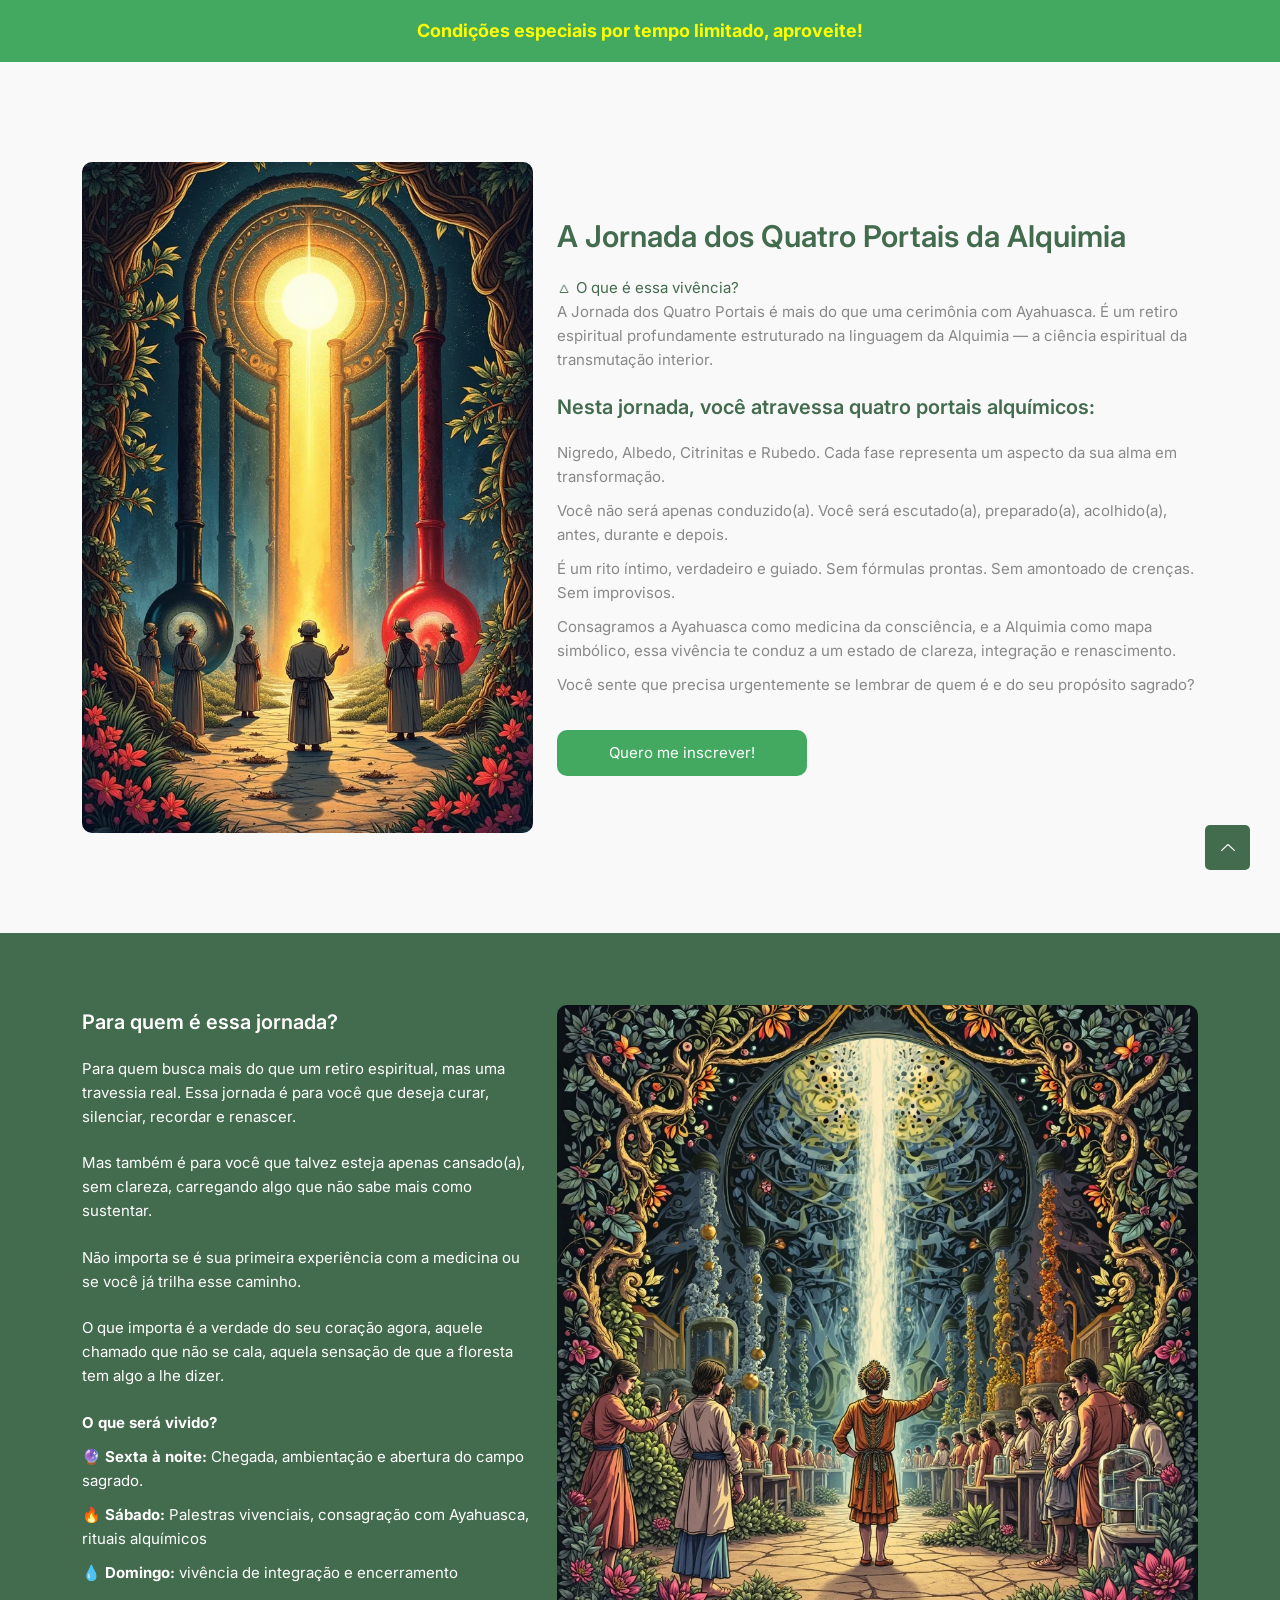
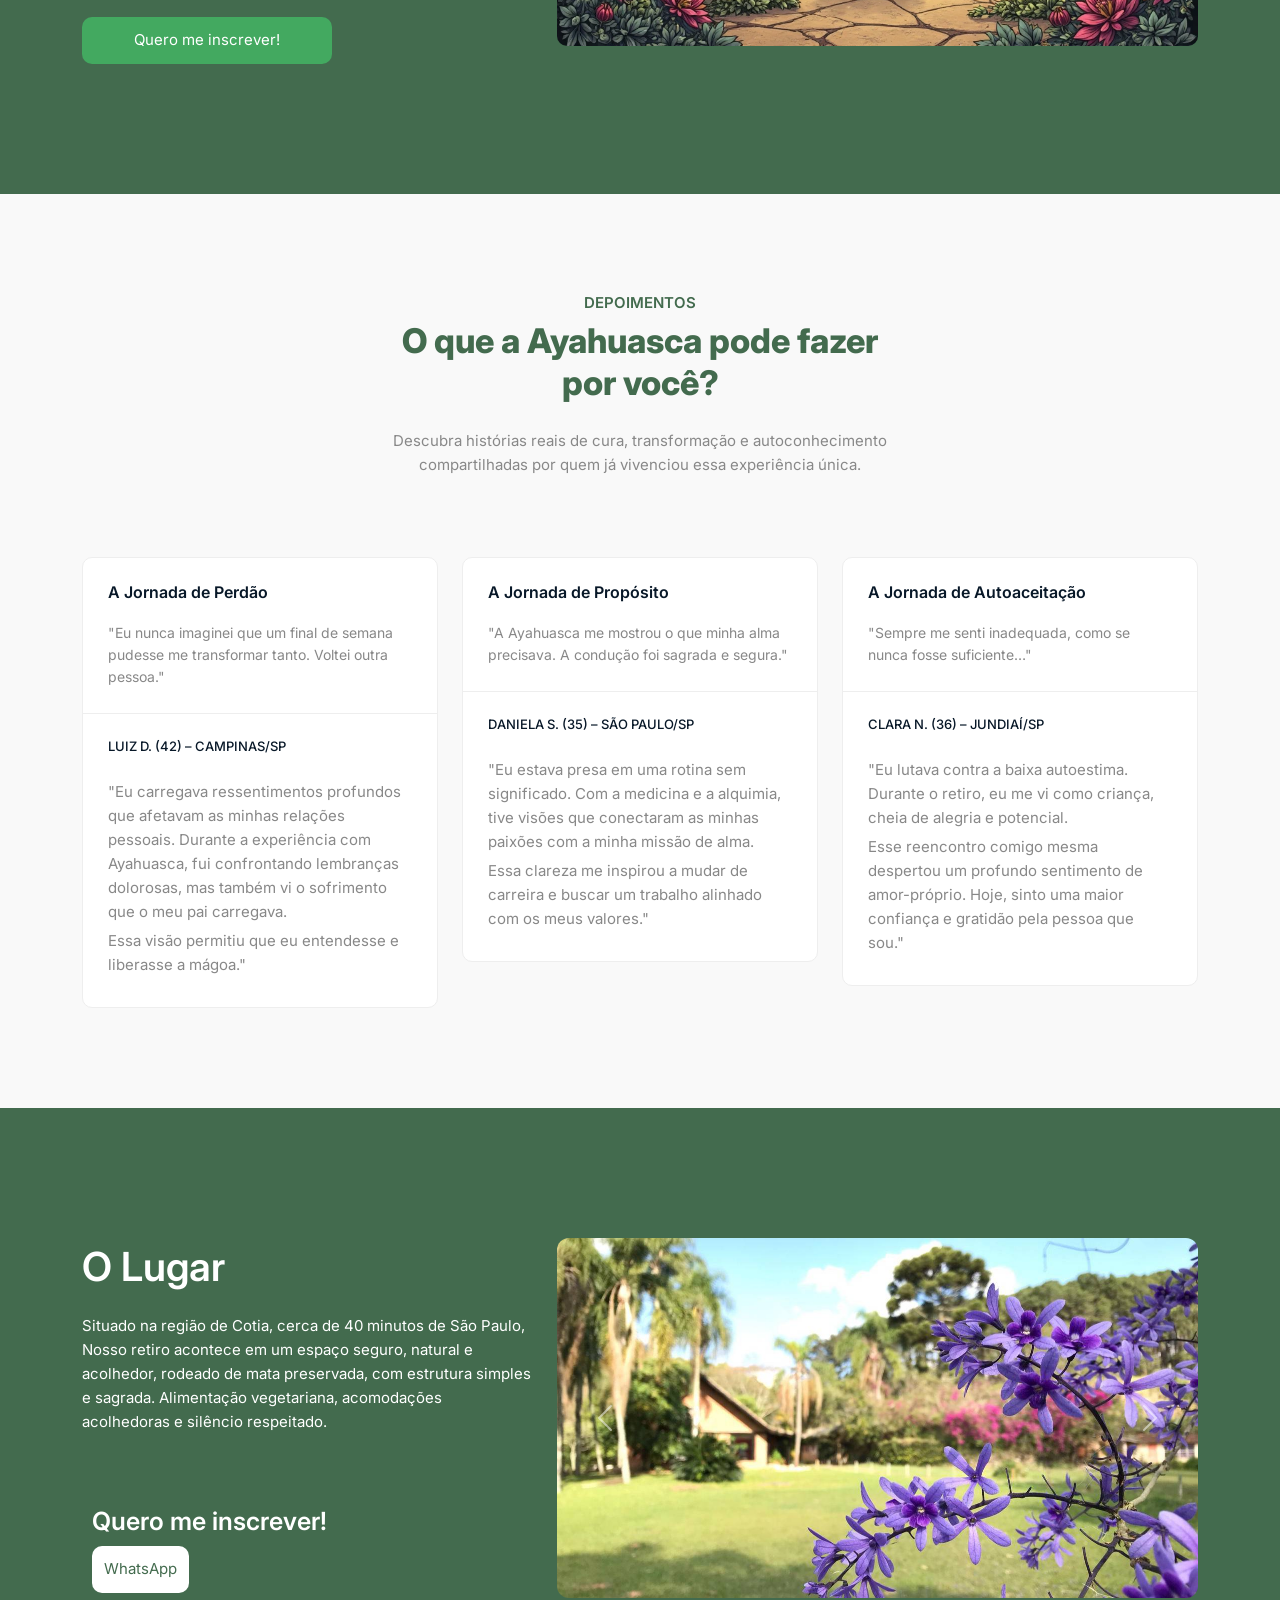
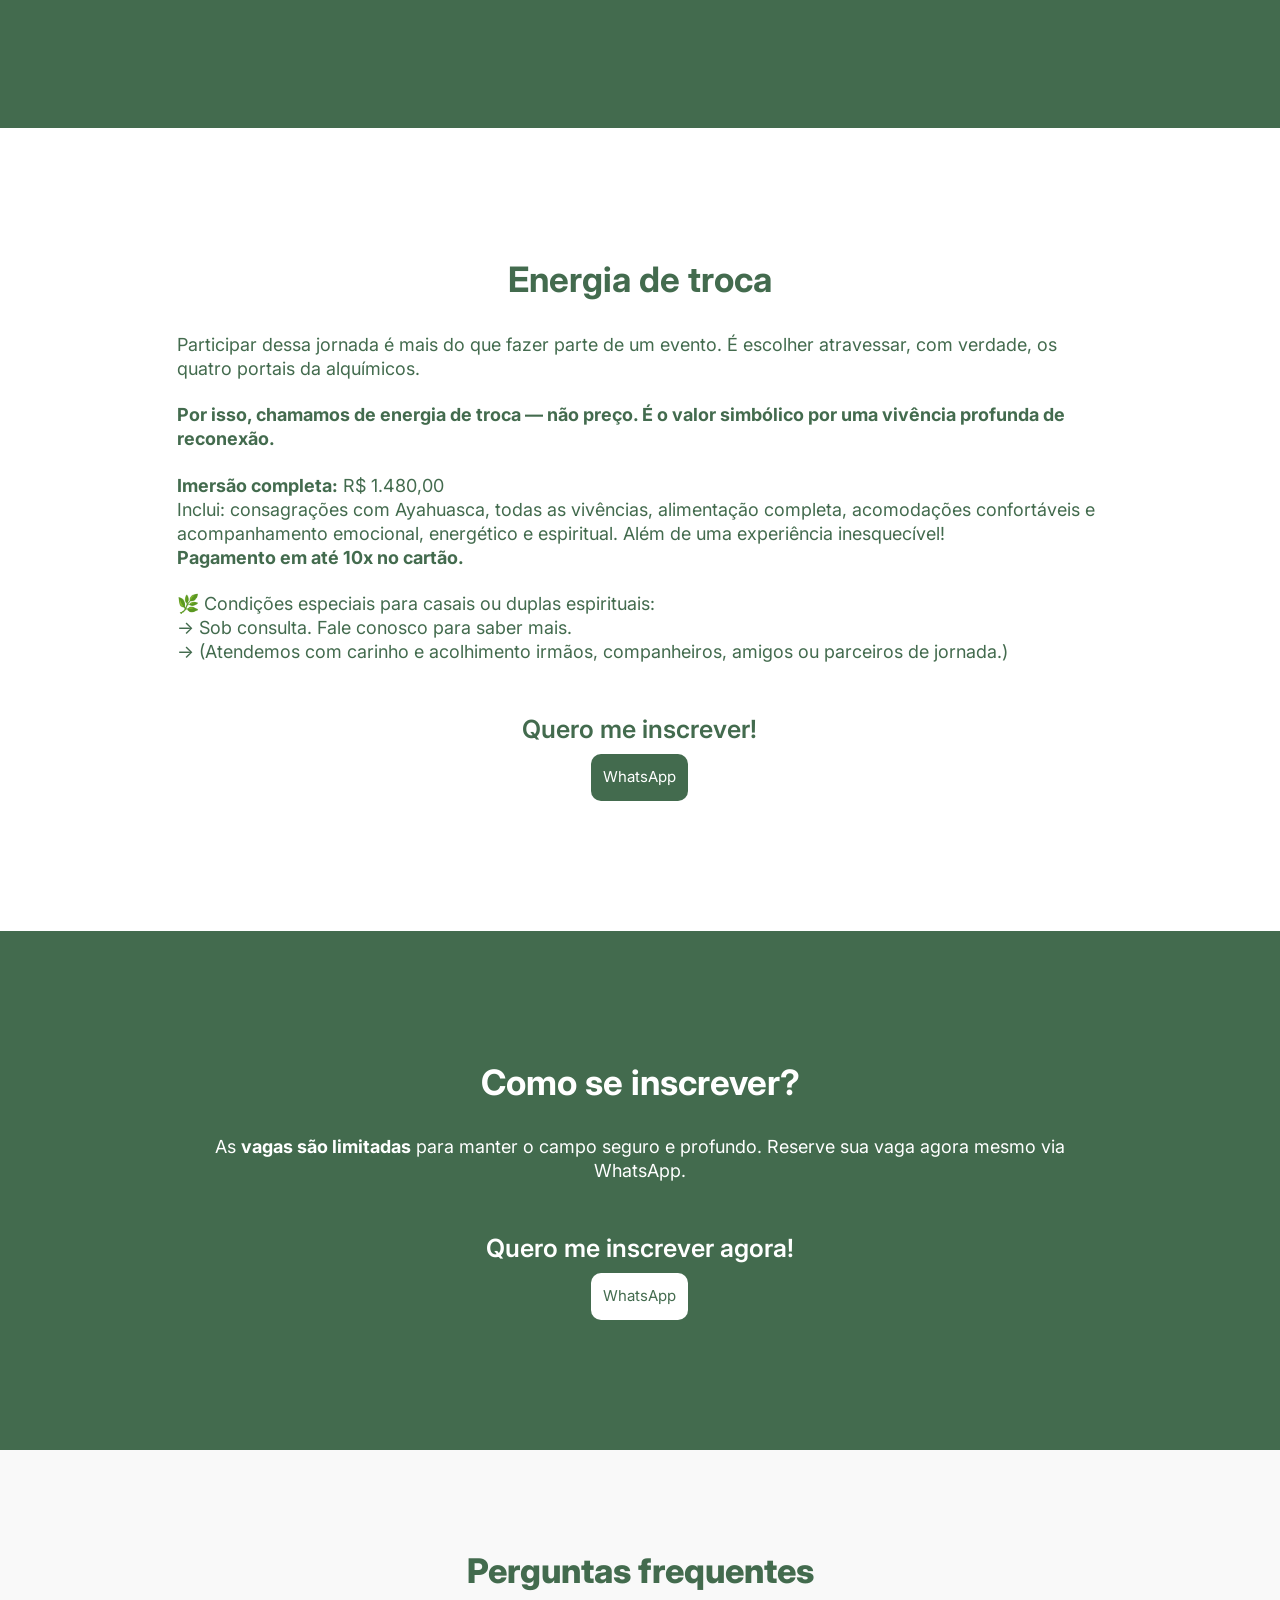
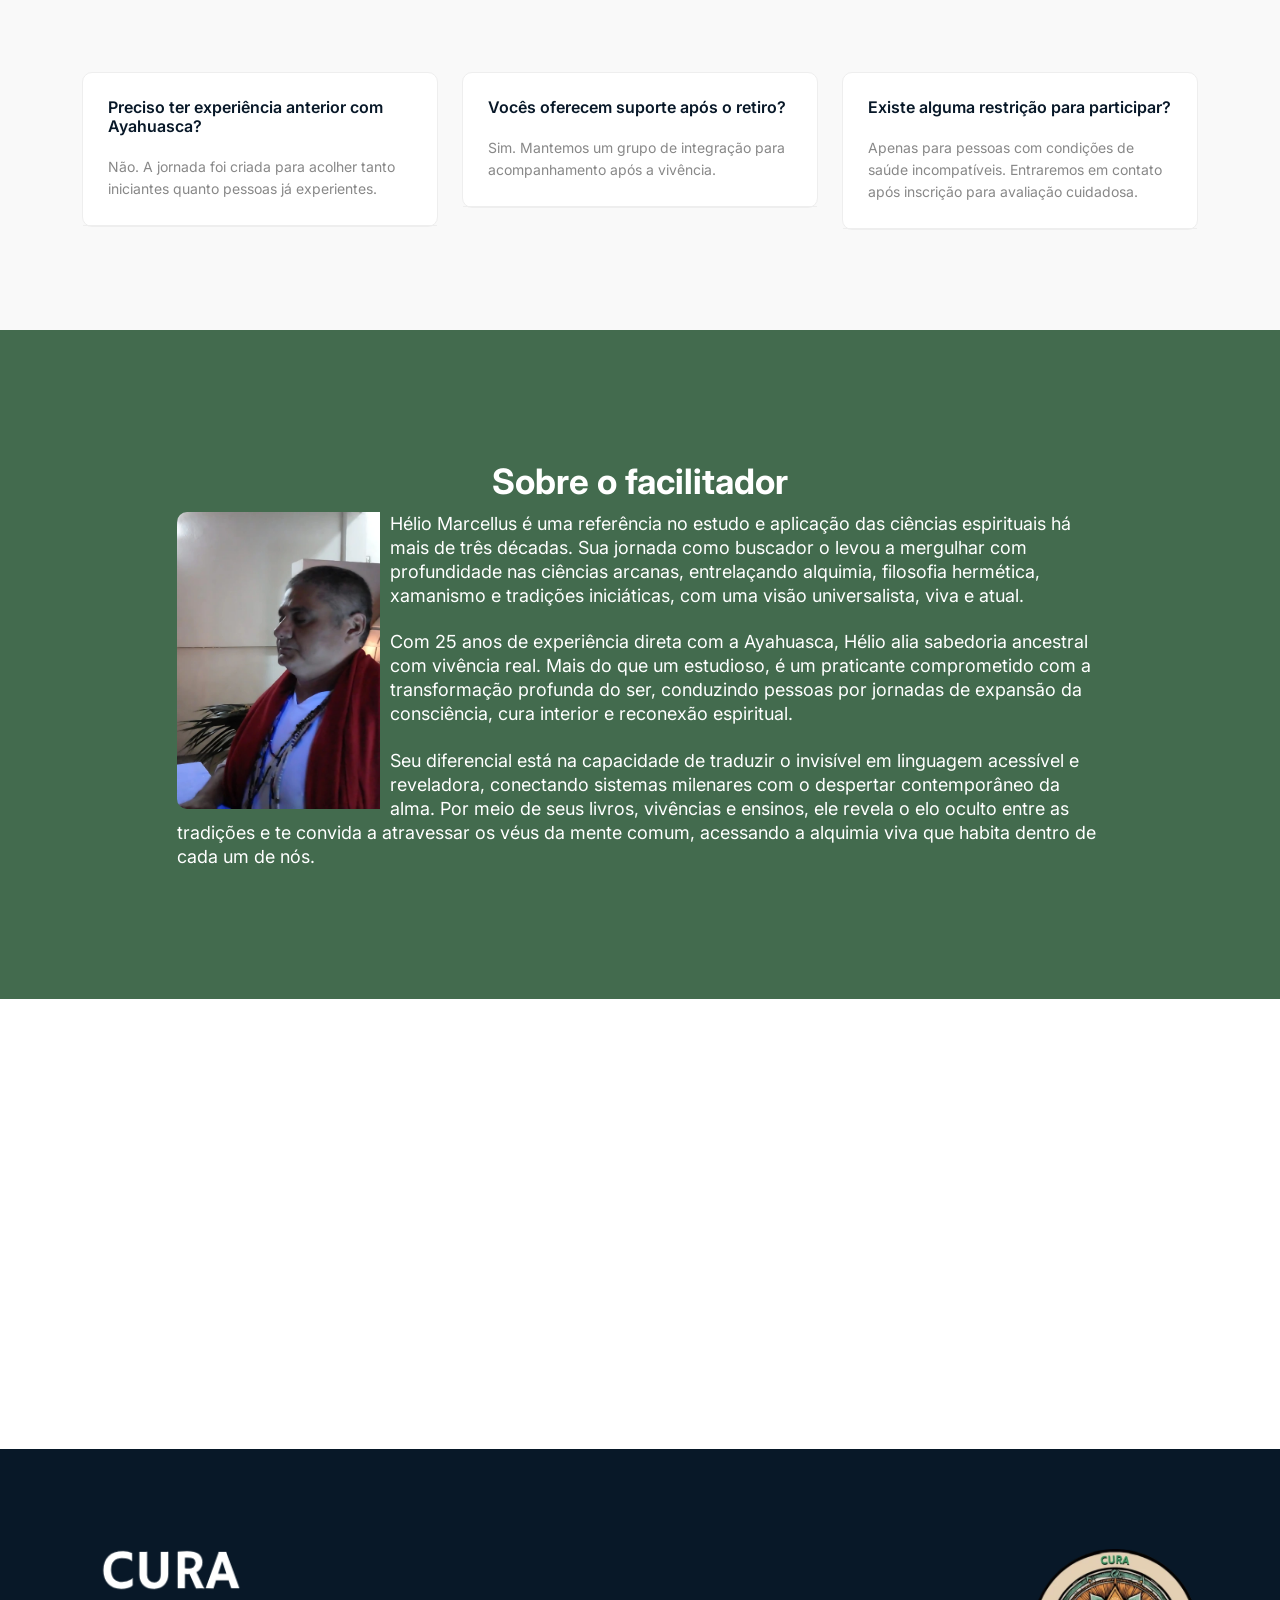
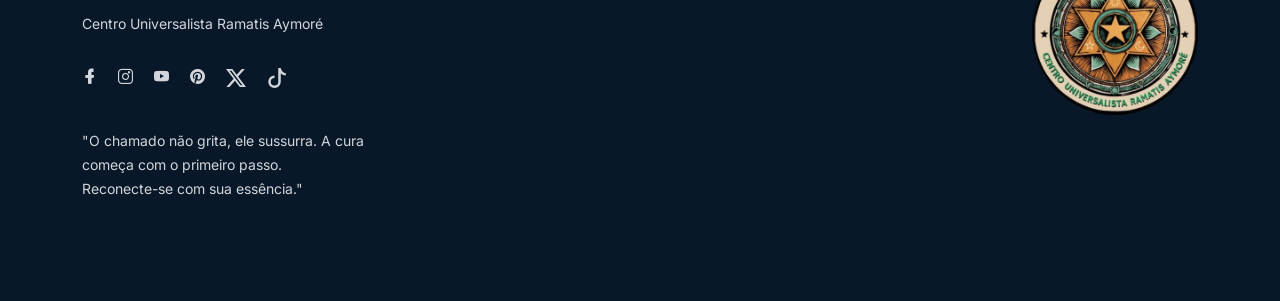
<file: ayahuasca-retiro-espiritual.html>
<!DOCTYPE html>
<html class="no-js" lang="zxx">

<head>
    <meta charset="utf-8" />
    <meta http-equiv="x-ua-compatible" content="ie=edge" />
    <title>Ayahuasca | A Jornada dos Quatro Portais da Alquimia – Retiro Espiritual com Ayahuasca</title>
    <meta name="description"
        content="Ayahuasca | A Jornada dos Quatro Portais da Alquimia – Retiro Espiritual com Ayahuasca">
    <meta name="google-site-verification" content="yQWKBa59wOINhasr2r6CUK8NOKJN7Av8TUHRrqQOMSo" />
    <meta name="viewport" content="width=device-width, initial-scale=1" />
    <meta name="keywords" content="Ayahuasca, Alquimia" />
    <meta name="viewport" content="width=device-width, initial-scale=1" />
    <link rel="shortcut icon" type="image/x-icon" href="assets/images/favicon.svg" />
    <!-- Produto: Livro Ayahuasca - A Alquimia da Floresta (com todos os dados aprimorados) -->
    <script type="application/ld+json">
        {
          "@context": "https://schema.org",
          "@type": "Product",
          "name": "A Jornada dos Quatro Portais da Alquimia",
          "image": "https://ayahuascacura.com.br/assets/images/ayahuasca/retiro4.png",
          "description": "Retiro espiritual - A Jornada com a Ayahuasca e os Quatro Portais da Alquimia.",
          "brand": {
            "@type": "Brand",
            "name": "CURA - Centro Universalista Ramatis Aymoré"
          },
          "offers": {
            "@type": "Offer",
            "url": "https://ayalquimia.com.br/ayahuasca-retiro-espiritual",
            "priceCurrency": "BRL",
            "price": 1.480,
            "priceValidUntil": "2025-12-31",
            "itemCondition": "https://schema.org/NewCondition",
            "availability": "https://schema.org/InStock",
            "shippingDetails": {
              "@type": "OfferShippingDetails",
              "shippingDestination": {
                "@type": "DefinedRegion",
                "addressCountry": {
                  "@type": "Country",
                  "name": "BR"
                }
              },
              "deliveryTime": {
                "@type": "ShippingDeliveryTime",
                "handlingTime": {
                  "@type": "QuantitativeValue",
                  "minValue": 1,
                  "maxValue": 2,
                  "unitCode": "d"
                },
                "transitTime": {
                  "@type": "QuantitativeValue",
                  "minValue": 2,
                  "maxValue": 7,
                  "unitCode": "d"
                }
              },
              "shippingRate": {
                "@type": "MonetaryAmount",
                "value": 0,
                "currency": "BRL"
              }
            },
            "hasMerchantReturnPolicy": {
              "@type": "MerchantReturnPolicy",
              "returnPolicyCategory": "https://schema.org/MerchantReturnFiniteReturnWindow",
              "applicableCountry": {
                "@type": "Country",
                "name": "BR"
              },
              "merchantReturnDays": 7,
              "returnMethod": "ReturnByMail",
              "returnFees": "FreeReturn"
            }
          },
          "aggregateRating": {
            "@type": "AggregateRating",
            "ratingValue": "4.8",
            "reviewCount": 35
          },
          "review": [
            {
              "@type": "Review",
              "author": {
                "@type": "Person",
                "name": "Helio Marcellus"
              },
              "datePublished": "2025-03-01",
              "reviewRating": {
                "@type": "Rating",
                "ratingValue": 5
              },
              "reviewBody": "A Jornada dos Quatro Portais da Alquimia."
            },
            {
              "@type": "Review",
              "author": {
                "@type": "Person",
                "name": "Maria Oliveira"
              },
              "datePublished": "2025-02-28",
              "reviewRating": {
                "@type": "Rating",
                "ratingValue": 4
              },
              "reviewBody": "Eu nunca imaginei que um final de semana pudesse me transformar tanto. Voltei outra pessoa."
            }
          ]
        }
        </script>

    <!-- ========================= CSS here ========================= -->
    <link rel="stylesheet" href="assets/css/bootstrap.min.css" />
    <link rel="stylesheet" href="assets/css/LineIcons.2.0.css" />
    <link rel="stylesheet" href="assets/css/animate.css" />
    <link rel="stylesheet" href="assets/css/tiny-slider.css" />
    <link rel="stylesheet" href="assets/css/glightbox.min.css" />
    <link rel="stylesheet" href="assets/css/main.css" />
</head>

<body>
    <!--[if lte IE 9]>
      <p class="browserupgrade">
        You are using an <strong>outdated</strong> browser. Please
        <a href="https://browsehappy.com/">upgrade your browser</a> to improve
        your experience and security.
      </p>
    <![endif]-->

    <!-- Preloader -->
    <!-- <div class="preloader">
        <div class="preloader-inner">
            <div class="preloader-icon">
                <span></span>
                <span></span>
            </div>
        </div>
    </div> -->
    <!-- /End Preloader -->

    <!-- End Hero Area -->
    <section id="Bem-vindos" class="features top"
        style="min-width: 100%; padding: 20px 0 20px 0; text-align: center; background-color: #43a960;">
        <h1 style="font-size: 18px; font-weight: bold; color: yellow;">Condições especiais por tempo limitado, aproveite!
        </h1>
    </section>
    <section id="livro" class="features section">
        <div class="container">
            <div class="row align-items-center">
                <div class="col-lg-5 col-md-12 col-12">
                    <div class="hero-image wow fadeInRight" style="border-radius: 10px;" data-wow-delay=".4s">
                        <img src="assets/images/ayahuasca/retiro4.png" style="border-radius: 10px;" alt="Ayahuasca, A Alquimia da Floresta">
                    </div>
                </div>
                <div class="col-lg-7 col-md-12 col-12 slider">
                    <div class="hero-content">
                        <h3 class="wow fadeInLeft" data-wow-delay=".4s" style="color: #436B4E;">A Jornada dos Quatro Portais da Alquimia</h3>
                        <br>
                        <p class="wow fadeInUp" data-wow-delay=".6s" style="color: #436B4E;">🜂 O que é essa vivência?</p>
                        <p class="wow fadeInUp" data-wow-delay=".2s">A Jornada dos Quatro Portais é mais do que uma cerimônia com Ayahuasca.
É um retiro espiritual profundamente estruturado na linguagem da Alquimia — a ciência espiritual da transmutação interior.</p>

                        <br>
                        <h5 class="wow zoomIn" data-wow-delay=".2s" style="color: #436B4E;">Nesta jornada, você atravessa quatro portais alquímicos:</h5>
                        <br>
                        <p class="wow fadeInUp" data-wow-delay=".2s" style="padding-bottom: 10px;">Nigredo, Albedo, Citrinitas e Rubedo. Cada fase representa um aspecto da sua alma em transformação.
                        </p>
                        <p class="wow fadeInUp" data-wow-delay=".2s" style="padding-bottom: 10px;">Você não será apenas conduzido(a).
Você será escutado(a), preparado(a), acolhido(a), antes, durante e depois.</p>
                        <p class="wow fadeInUp" data-wow-delay=".2s" style="padding-bottom: 10px;">É um rito íntimo, verdadeiro e guiado.
Sem fórmulas prontas. Sem amontoado de crenças. Sem improvisos.</p>
                        <p class="wow fadeInUp" data-wow-delay=".2s" style="padding-bottom: 10px;">Consagramos a Ayahuasca como medicina da consciência,
e a Alquimia como mapa simbólico,
essa vivência te conduz a um estado de clareza, integração e renascimento.</p>
                        <p class="wow fadeInUp" data-wow-delay=".2s" style="padding-bottom: 10px;">Você sente que precisa urgentemente se lembrar de quem é e do seu propósito sagrado?</p>
                        <br>
                        <a class="contact-button wow fadeInUp" href="https://api.whatsapp.com/send?phone=5511932502425" target="_blank"
                            style="min-width: 250px; margin: 0 auto; text-align: center; color: #ffffff; background-color: #43a960;">Quero
                            me inscrever!
                        </a>
                    </div>
                </div>
            </div>
        </div>
    </section>

    <section id="atendimento" class="our-achievement section">
        <div class="container" style="margin-top: -75px;">
            <div class="row align-items-center">
                <!-- Texto Persuasivo -->
                <div class="col-lg-5 col-md-12 col-12">
                    <div class="content" style="text-align: left; color: #ffffff!important"><br>
                        <h5 class="wow zoomIn" data-wow-delay=".2s" style="color: #ffffff;">Para quem é essa jornada?</h5>
                        <br>
                        <p class="wow fadeInUp">Para quem busca mais do que um retiro espiritual, mas uma travessia real. 
                            Essa jornada é para você que deseja curar, silenciar, recordar e renascer. </p>
                        <br>
                        <p class="wow fadeInUp">Mas também é para você que talvez esteja apenas cansado(a), sem clareza, carregando algo que não sabe mais como sustentar.</p>
                        <br>
                        <p class="wow fadeInUp">Não importa se é sua primeira experiência com a medicina ou se você já trilha esse caminho.</p>
                        <br>
                        <p class="wow fadeInUp">O que importa é a verdade do seu coração agora, aquele chamado que não se cala, aquela sensação de que a floresta tem algo a lhe dizer.</p>
                        <br>
                        <p class="wow fadeInUp" data-wow-delay=".4s" style="padding-bottom: 10px;"><strong>O que será vivido?</strong></p>
                        <p class="wow fadeInUp" data-wow-delay=".4s" style="padding-bottom: 10px;"><strong>🔮 Sexta à noite:</strong> Chegada, ambientação e abertura do campo sagrado.</p>
                        <p class="wow fadeInUp" data-wow-delay=".4s" style="padding-bottom: 10px;"><strong>🔥 Sábado:</strong> Palestras vivenciais, consagração com Ayahuasca, rituais alquímicos</p>
                        <p class="wow fadeInUp" data-wow-delay=".5s" style="padding-bottom: 10px;"><strong>💧 Domingo:</strong> vivência de integração e encerramento</p>
                        <br>
                        <a class="contact-button wow fadeInUp" href="https://api.whatsapp.com/send?phone=5511932502425" target="_blank"
                            style="min-width: 250px; margin: 0 auto; text-align: center; color: #ffffff; background-color: #43a960;">Quero
                            me inscrever!
                        </a>
                    </div>
                </div>

                <!-- Imagem Impactante -->
                <div class="slider col-lg-7 col-md-12 col-12">
                    <div class="wow fadeInRight tns" style="direction: ltr" data-wow-delay=".8s">

                        <div class="hero-image wow fadeInRight" data-wow-delay=".4s">
                            <img src="assets/images/ayahuasca/retiro2.png"
                                alt="#Ayahuasca, A Alquimia da Floresta" style="border-radius: 10px;" style="max-width: 70%;">
                        </div>

                    </div>
                </div>
            </div>
    </section>

    <!-- Start Pricing Table Area -->
    <section id="depoimentos" class="pricing-table section">
        <div class="container">
            <div class="row">
                <div class="col-12">
                    <div class="section-title">
                        <h3 class="wow zoomIn" data-wow-delay=".2s">Depoimentos</h3>
                        <h2 class="wow fadeInUp" data-wow-delay=".4s" style="text-transform: none; color: #436B4E;">O
                            que a Ayahuasca pode fazer por você?</h2>
                        <p class="wow fadeInUp" data-wow-delay=".6s">Descubra histórias reais de cura, transformação e
                            autoconhecimento compartilhadas por quem já vivenciou essa experiência única.</p>
                    </div>
                </div>
            </div>
            <div class="row">
                <div class="col-lg-4 col-md-6 col-12">
                    <!-- Single Table -->
                    <div class="single-table wow fadeInUp" data-wow-delay=".4s">
                        <!-- Table Head -->
                        <div class="table-head">
                            <h4 class="title">A Jornada de Perdão</h4>
                            <p>"Eu nunca imaginei que um final de semana pudesse me transformar tanto. Voltei outra pessoa."</p>
                        </div>
                        <!-- End Table Head -->
                        <!-- Start Table Content -->
                        <div class="table-content">
                            <h4 class="middle-title">Luiz D. (42) – Campinas/SP</h4>
                            <!-- Table List -->
                            <p>"Eu carregava ressentimentos profundos que afetavam as minhas relações pessoais.
                                Durante a experiência com Ayahuasca, fui confrontando lembranças
                                dolorosas, mas também vi o sofrimento que o meu pai carregava.</p>
                            <p>Essa visão permitiu que eu entendesse e liberasse a mágoa."</p>
                            <!-- End Table List -->
                        </div>
                        <!-- End Table Content -->
                    </div>
                    <!-- End Single Table-->
                </div>
                <div class="col-lg-4 col-md-6 col-12">
                    <!-- Single Table -->
                    <div class="single-table wow fadeInUp" data-wow-delay=".6s">
                        <!-- Table Head -->
                        <div class="table-head">
                            <h4 class="title">A Jornada de Propósito</h4>
                            <p>"A Ayahuasca me mostrou o que minha alma precisava. A condução foi sagrada e segura."</p>
                        </div>
                        <!-- End Table Head -->
                        <!-- Start Table Content -->
                        <div class="table-content">
                            <h4 class="middle-title">Daniela S. (35) – São Paulo/SP</h4>
                            <!-- Table List -->
                            <ul class="table-list">
                                <p>"Eu estava presa em uma rotina sem significado. Com a medicina e a alquimia, tive visões que conectaram as minhas paixões com a minha missão de alma.</p>
                                <p>Essa clareza me inspirou a mudar de carreira e buscar um trabalho alinhado com os meus
                                    valores."</p>
                            </ul>
                            <!-- End Table List -->
                        </div>
                        <!-- End Table Content -->
                    </div>
                    <!-- End Single Table-->
                </div>
                <div class="col-lg-4 col-md-6 col-12">
                    <!-- Single Table -->
                    <div class="single-table wow fadeInUp" data-wow-delay=".8s">
                        <!-- Table Head -->
                        <div class="table-head">
                            <h4 class="title">A Jornada de Autoaceitação</h4>
                            <p>"Sempre me senti inadequada, como se nunca fosse suficiente…"</p>
                        </div>
                        <!-- End Table Head -->
                        <!-- Start Table Content -->
                        <div class="table-content">
                            <h4 class="middle-title">Clara N. (36) – Jundiaí/SP</h4>
                            <!-- Table List -->
                            <ul class="table-list">
                                <p>"Eu lutava contra a baixa autoestima. Durante o retiro, eu me vi
                                    como criança, cheia de alegria e potencial.</p>
                                <p>Esse reencontro comigo mesma despertou um profundo sentimento de amor-próprio. Hoje,
                                    sinto uma maior confiança e gratidão pela pessoa que sou."</p>
                            </ul>
                            <!-- End Table List -->
                        </div>
                        <!-- End Table Content -->
                    </div>
                    <!-- End Single Table-->
                </div>
            </div>
        </div>
    </section>
    <!--/ End Pricing Table Area -->

    <!-- Start Call To Action Area -->
    <section id="atendimento" class="our-achievement section">
        <div class="container">
            <div class="row align-items-center">
                <!-- Texto Persuasivo -->
                <div class="col-lg-5 col-md-12 col-12">
                    <div class="content" style="text-align: left;">
                        <h2 class="wow fadeInLeft" data-wow-delay=".4s" style="color: #ffffff!important;">O Lugar</h2>
                        <br>
                        <p class="wow fadeInLeft" data-wow-delay=".6s" style="color: #ffffff!important;">
                            Situado na região de Cotia, cerca de 40 minutos de São Paulo, Nosso retiro acontece em um espaço seguro, natural e acolhedor, rodeado de mata preservada, com estrutura simples e sagrada. Alimentação vegetariana, acomodações acolhedoras e silêncio respeitado.
                        </p>
                        <br>
                        <div class="single-achievement wow fadeInUp" data-wow-delay=".8s" style="text-align: left;">
                            <h4 style="color: #ffffff;">Quero
                            me inscrever!</h4>
                            <a class="contact-button wow fadeInUp"
                                href="https://api.whatsapp.com/send?phone=5511932502425" target="_blank">WhatsApp</a>
                        </div>
                        <!-- <a href="https://api.whatsapp.com/send?phone=5511932502425" class="btn btn-primary btn-lg">Agende Sua Sessão Agora</a> -->
                    </div>
                </div>

                <!-- Imagem Impactante -->
                <div class="slider col-lg-7 col-md-12 col-12">
                    <div class="wow fadeInRight tns" style="direction: ltr" data-wow-delay=".8s">

                        <div id="bootstrap-gallery-carousel" class="carousel slide">
                            <div class="carousel-inner" style="border-radius: 12px;">
                                <div class="carousel-item active">
                                    <img src="./assets/images/ayahuasca/sitio2.jpg"
                                        class="d-block w-100 lg-item"
                                        alt="Imagem do Atendimento Individual com Ayahuasca">
                                </div>
                                <div class="carousel-item">
                                    <img src="./assets/images/ayahuasca/sitio4.jpg"
                                        class="d-block w-100 lg-item"
                                        alt="Imagem do Atendimento Individual com Ayahuasca">
                                </div>
                                <div class="carousel-item">
                                    <img src="./assets/images/ayahuasca/sitio5.jpg"
                                        class="d-block w-100 lg-item"
                                        alt="Imagem do Atendimento Individual com Ayahuasca">
                                </div>
                                <div class="carousel-item">
                                    <img src="./assets/images/ayahuasca/sitio6.jpg"
                                        class="d-block w-100 lg-item"
                                        alt="Imagem do Atendimento Individual com Ayahuasca">
                                </div>
                                <div class="carousel-item">
                                    <img src="./assets/images/ayahuasca/sitio9.jpg"
                                        class="d-block w-100 lg-item"
                                        alt="Imagem do Atendimento Individual com Ayahuasca">
                                </div>
                                <div class="carousel-item">
                                    <img src="./assets/images/ayahuasca/sitio10.jpg"
                                        class="d-block w-100 lg-item"
                                        alt="Imagem do Atendimento Individual com Ayahuasca">
                                </div>
                                <div class="carousel-item">
                                    <img src="./assets/images/ayahuasca/sitio11.jpg"
                                        class="d-block w-100 lg-item"
                                        alt="Imagem do Atendimento Individual com Ayahuasca">
                                </div>
                                <div class="carousel-item">
                                    <img src="./assets/images/ayahuasca/sitio12.jpg"
                                        class="d-block w-100 lg-item"
                                        alt="Imagem do Atendimento Individual com Ayahuasca">
                                </div>
                                <div class="carousel-item">
                                    <img src="./assets/images/ayahuasca/sitio13.jpg"
                                        class="d-block w-100 lg-item"
                                        alt="Imagem do Atendimento Individual com Ayahuasca">
                                </div>
                                <div class="carousel-item">
                                    <img src="./assets/images/ayahuasca/sitio19.jpg"
                                        class="d-block w-100 lg-item"
                                        alt="Imagem do Atendimento Individual com Ayahuasca">
                                </div>
                                <div class="carousel-item">
                                    <img src="./assets/images/ayahuasca/sitio20.jpg"
                                        class="d-block w-100 lg-item"
                                        alt="Imagem do Atendimento Individual com Ayahuasca">
                                </div>
                                <div class="carousel-item">
                                    <img src="./assets/images/ayahuasca/sitio21.jpg"
                                        class="d-block w-100 lg-item"
                                        alt="Imagem do Atendimento Individual com Ayahuasca">
                                </div>
                                <div class="carousel-item">
                                    <img src="./assets/images/ayahuasca/sitio22.jpg"
                                        class="d-block w-100 lg-item"
                                        alt="Imagem do Atendimento Individual com Ayahuasca">
                                </div>
                            </div>
                            <button class="carousel-control-prev" type="button"
                                data-bs-target="#bootstrap-gallery-carousel" data-bs-slide="prev">
                                <span class="carousel-control-prev-icon" aria-hidden="true"></span>
                                <span class="visually-hidden">Previous</span>
                            </button>
                            <button class="carousel-control-next" type="button"
                                data-bs-target="#bootstrap-gallery-carousel" data-bs-slide="next">
                                <span class="carousel-control-next-icon" aria-hidden="true"></span>
                                <span class="visually-hidden">Next</span>
                            </button>
                        </div>
                    </div>
                </div>
            </div>
    </section>
    <!-- End Call To Action Area -->

    
    <!-- Start Achievement Area -->
    <section class="our-achievement section" style="background-color: #ffffff; color: #436B4E!important;">
        <div class="container">
            <div class="row">
                <div class="col-lg-10 offset-lg-1 col-md-12 col-12">
                    <div class="title">
                        <h2 style="color: #436B4E!important;">Energia de troca</h2>
                        <br>
                        <p style="text-align: left; color: #436B4E!important;">Participar dessa jornada é mais do que fazer parte de um evento.
                        É escolher atravessar, com verdade, os quatro portais da alquímicos.</p>
                        <br>
                        <p style="text-align: left; color: #436B4E!important;"><strong>Por isso, chamamos de energia de troca — não preço.
                        É o valor simbólico por uma vivência profunda de reconexão.</strong></p>
                        <br>
                        <p style="text-align: left; color: #436B4E!important;"><strong>Imersão completa:</strong> R$ 1.480,00</p>
                        <p style="text-align: left; color: #436B4E!important;">Inclui: consagrações com Ayahuasca, todas as vivências, alimentação completa, acomodações confortáveis e acompanhamento emocional, energético e espiritual. Além de uma experiência inesquecível!<br>
                        <strong>Pagamento em até 10x no cartão.</strong></p>
                        <br>
                        <p style="text-align: left; color: #436B4E!important;">🌿 Condições especiais para casais ou duplas espirituais:</p>
                        <p style="text-align: left; color: #436B4E!important;">→ Sob consulta. Fale conosco para saber mais.</p>
                        <p style="text-align: left; color: #436B4E!important;">→ (Atendemos com carinho e acolhimento irmãos, companheiros, amigos ou parceiros de jornada.)</p>
                    </div>
                </div>
            </div>
            <div class="row">
                <div class="col-lg-8 offset-lg-2 col-md-12 col-12">
                    <div class="row">
                        <div class="col-lg-2 col-md-4 col-12">
                        </div>
                        <div class="col-lg-8 col-md-4 col-12">
                            <div class="single-achievement wow fadeInUp" data-wow-delay=".4s">
                                <h4 style="color: #436B4E;">Quero
                            me inscrever!</h4>
                                <a class="contact-button wow fadeInUp" style="background-color: #436B4E; color: #ffffff!important;"
                                    href="https://api.whatsapp.com/send?phone=5511932502425"
                                    target="_blank">WhatsApp</a>
                            </div>
                        </div>
                        <div class="col-lg-2 col-md-4 col-12">
                        </div>
                    </div>
                </div>
            </div>
        </div>
    </section>

    
    <!-- Start Achievement Area -->
    <section class="our-achievement section">
        <div class="container">
            <div class="row">
                <div class="col-lg-10 offset-lg-1 col-md-12 col-12">
                    <div class="title">
                        <h2>Como se inscrever?</h2>
                        <br>
                        <p>As <strong>vagas são limitadas</strong> para manter o campo seguro e profundo. Reserve sua vaga agora mesmo via WhatsApp.</p>
                    </div>
                </div>
            </div>
            <div class="row">
                <div class="col-lg-8 offset-lg-2 col-md-12 col-12">
                    <div class="row">
                        <div class="col-lg-2 col-md-4 col-12">
                        </div>
                        <div class="col-lg-8 col-md-4 col-12">
                            <div class="single-achievement wow fadeInUp" data-wow-delay=".4s">
                                <h4 style="color: #ffffff;">Quero me inscrever agora!</h4>
                                <a class="contact-button wow fadeInUp"
                                    href="https://api.whatsapp.com/send?phone=5511932502425"
                                    target="_blank">WhatsApp</a>
                            </div>
                        </div>
                        <div class="col-lg-2 col-md-4 col-12">
                        </div>
                    </div>
                </div>
            </div>
        </div>
    </section>

    <!-- Start Pricing Table Area -->
    <section id="depoimentos" class="pricing-table section">
        <div class="container">
            <div class="row">
                <div class="col-12">
                    <div class="section-title">
                        <h2 class="wow fadeInUp" data-wow-delay=".4s" style="text-transform: none; color: #436B4E;">Perguntas frequentes</h2>
                    </div>
                </div>
            </div>
            <div class="row">
                <div class="col-lg-4 col-md-6 col-12">
                    <!-- Single Table -->
                    <div class="single-table wow fadeInUp" data-wow-delay=".4s">
                        <!-- Table Head -->
                        <div class="table-head">
                            <h4 class="title">Preciso ter experiência anterior com Ayahuasca?</h4>
                            <p>Não. A jornada foi criada para acolher tanto iniciantes quanto pessoas já experientes.</p>
                        </div>
                        <!-- End Table Head -->
                    </div>
                    <!-- End Single Table-->
                </div>
                <div class="col-lg-4 col-md-6 col-12">
                    <!-- Single Table -->
                    <div class="single-table wow fadeInUp" data-wow-delay=".6s">
                        <!-- Table Head -->
                        <div class="table-head">
                            <h4 class="title">Vocês oferecem suporte após o retiro?</h4>
                            <p>Sim. Mantemos um grupo de integração para acompanhamento após a vivência.</p>
                        </div>
                        <!-- End Table Head -->
                    </div>
                    <!-- End Single Table-->
                </div>
                <div class="col-lg-4 col-md-6 col-12">
                    <!-- Single Table -->
                    <div class="single-table wow fadeInUp" data-wow-delay=".8s" style="max-height: 200px!important;">
                        <!-- Table Head -->
                        <div class="table-head">
                            <h4 class="title">Existe alguma restrição para participar?</h4>
                            <p>Apenas para pessoas com condições de saúde incompatíveis. Entraremos em contato após inscrição para avaliação cuidadosa.</p>
                        </div>
                        <!-- End Table Head -->
                    </div>
                    <!-- End Single Table-->
                </div>
            </div>
        </div>
    </section>
    <!--/ End Pricing Table Area -->

    

    <!-- Start Achievement Area -->
    <section class="our-achievement section">
        <div class="container">
            <div class="row">
                <div class="col-lg-10 offset-lg-1 col-md-12 col-12">
                    <div class="title">
                        <h2 class="wow fadeInUp" data-wow-delay=".2s">Sobre o facilitador</h2>
                        <p class="wow fadeInUp" data-wow-delay=".4s" style="text-align: left;"><img
                                src="assets/images/ayahuasca/sessao-ayahuasca-grupo10.png" style="max-width: 23%; padding-right: 10px; float: left; border-radius: 10px;"
                                alt="Helio Marcellus"> Hélio Marcellus é uma referência no estudo e aplicação das ciências espirituais há mais de três décadas. Sua jornada como buscador o levou a mergulhar com profundidade nas ciências arcanas, entrelaçando alquimia, filosofia hermética, xamanismo e tradições iniciáticas, com uma visão universalista, viva e atual.</p>
                            
                            <br>
                            <p class="wow fadeInUp" data-wow-delay=".4s" style="text-align: left;">Com 25 anos de experiência direta com a Ayahuasca, Hélio alia sabedoria ancestral com
                            vivência real. Mais do que um estudioso, é um praticante comprometido com a transformação profunda do ser, conduzindo pessoas por jornadas de expansão da consciência, cura interior e 
                            reconexão espiritual.</p>
                            
                            <br>
                            <p class="wow fadeInUp" data-wow-delay=".4s" style="text-align: left;">Seu diferencial está na capacidade de traduzir o invisível em linguagem acessível e
                            reveladora, conectando sistemas milenares com o despertar contemporâneo da alma. Por meio
                            de seus livros, vivências e ensinos, ele revela o elo oculto entre as tradições e te convida a 
                            atravessar os véus da mente comum, acessando a alquimia viva que habita dentro de
                            cada um de nós.</p>
                    </div>
                </div>
            </div>
        </div>
    </section>

    <iframe 
  src="https://www.google.com/maps/embed?pb=!1m18!1m12!1m3!1d3656.3787062807824!2d-46.8587333!3d-23.5889746!2m3!1f0!2f0!3f0!3m2!1i1024!2i768!4f13.1!3m3!1m2!1s0x94cf02a04bb858b5%3A0x3e87f65d9f7b6b87!2sR.%20Nilo%2C%2012%20-%20Ch%C3%A1cara%20Represinha%2C%20Cotia%20-%20SP%2C%2006717-710!5e0!3m2!1spt-BR!2sbr!4v1717522342505!5m2!1spt-BR!2sbr" 
  width="100%" 
  height="450" 
  style="border:0;" 
  allowfullscreen="" 
  loading="lazy" 
  referrerpolicy="no-referrer-when-downgrade">
</iframe>

    <!-- Start Footer Area -->
    <footer class="footer">
        <!-- Start Footer Top -->
        <div class="footer-top">
            <div class="container">
                <div class="row">
                    <div class="col-lg-4 col-md-4 col-12">
                        <!-- Single Widget -->
                        <div class="single-footer f-about">
                            <div class="logo">
                                <a href="index.html">
                                    <img src="assets/images/logo/white-logo.svg" alt="Logo CURA">
                                </a>
                            </div>
                            <p>Centro Universalista Ramatis Aymoré</p>
                            <ul class="social">
                                <li><a href="https://www.facebook.com/profile.php?id=61567346652976" target="_blank"
                                        alt="Siga-nos no Facebook!"><i class="lni lni-facebook-filled"></i></a></li>
                                <li><a href="https://www.instagram.com/cura.ayahuasca/" target="_blank"
                                        alt="Siga-nos no Instagram!"><i class="lni lni-instagram"></i></a></li>
                                <li><a href="https://www.youtube.com/@Cura.Ayahuasca" target="_blank"><i
                                            class="lni lni-youtube"></i></a></li>
                                <li><a href="https://br.pinterest.com/AyahuascaAlquimia" target="_blank"><i
                                            class="lni lni-pinterest"></i></a></li>
                                <li>
                                    <a href="https://x.com/AYAHUASCA__CURA" target="_blank" title="X (Twitter)">
                                        <!-- Ícone do X (Twitter) via SVG -->
                                        <svg xmlns="http://www.w3.org/2000/svg" width="20" height="20"
                                            fill="currentColor" viewBox="0 0 16 16">
                                            <path
                                                d="M12.6.75h2.454l-5.36 6.142L16 15.25h-4.937l-3.867-5.07-4.425 5.07H.316l5.733-6.57L0 .75h5.063l3.495 4.633L12.601.75Zm-.86 13.028h1.36L4.323 2.145H2.865z" />
                                        </svg>
                                    </a>
                                </li>
                                <li>
                                    <a href="https://www.tiktok.com/@ayahuasca_cura" target="_blank" title="TikTok">
                                        <!-- Ícone do TikTok via SVG -->
                                        <svg xmlns="http://www.w3.org/2000/svg" width="20" height="20"
                                            fill="currentColor" viewBox="0 0 16 16">
                                            <path
                                                d="M9 0h1.98c.144.715.54 1.617 1.235 2.512C12.895 3.389 13.797 4 15 4v2c-1.753 0-3.07-.814-4-1.829V11a5 5 0 1 1-5-5v2a3 3 0 1 0 3 3z" />
                                        </svg>
                                    </a>
                                </li>
                            </ul>
                            <p class="copyright-text">"O chamado não grita, ele sussurra. A cura começa com o primeiro passo. <br />Reconecte-se com sua
                                essência."
                            </p>
                        </div>
                        <!-- End Single Widget -->
                    </div>
                    <div class="col-lg-8 col-md-8 col-12">
                        <div class="row">
                            <div class="col-lg-3 col-md-6 col-12">
                                <!-- Single Widget -->
                                <div class="single-footer f-link">
                                </div>
                                <!-- End Single Widget -->
                            </div>
                            <div class="col-lg-3 col-md-6 col-12">
                                <!-- Single Widget -->
                                <div class="single-footer f-link">
                                </div>
                                <!-- End Single Widget -->
                            </div>
                            <div class="col-lg-3 col-md-6 col-12">
                                <!-- Single Widget -->
                                <div class="single-footer f-link">
                                </div>
                                <!-- End Single Widget -->
                            </div>
                            <div class="col-lg-3 col-md-6 col-12">
                                <!-- Single Widget -->
                                <div class="single-footer f-link">
                                    <div class="hero-image wow fadeInRight" data-wow-delay=".4s">
                                        <img src="assets/images/ayahuasca/LogoCURA.webp" alt="Logo CURA">
                                    </div>
                                </div>
                                <!-- End Single Widget -->
                            </div>
                        </div>
                    </div>
                </div>
            </div>
        </div>
        <!--/ End Footer Top -->
    </footer>
    <!--/ End Footer Area -->

    <!-- ========================= scroll-top ========================= -->
    <a href="#" class="scroll-top">
        <i class="lni lni-chevron-up"></i>
    </a>

    <!-- ========================= JS here ========================= -->
    <style>
        .carousel-item {
            img {
                max-height: 500px;
            }
        }

        .carousel-control-next-icon {
            color: #436B4E !important;
        }
    </style>
    <script src="assets/js/bootstrap.min.js"></script>
    <script src="assets/js/wow.min.js"></script>
    <script src="assets/js/tiny-slider.js"></script>
    <script src="assets/js/glightbox.min.js"></script>
    <script src="assets/js/count-up.min.js"></script>
    <script src="assets/js/main.js"></script>
    <script type="text/javascript">

        //====== counter up 
        var cu = new counterUp({
            start: 0,
            duration: 2000,
            intvalues: true,
            interval: 100,
            append: " ",
        });
        cu.start();
    </script>

    <script type="text/javascript">
        document.addEventListener('DOMContentLoaded', () => {
            // IDs dos dois carrosséis
            const carousels = [
                { id: 'bootstrap-gallery-carousel' },
                { id: 'bootstrap-gallery-carousel2' },
            ];

            // Inicializar ambos os carrosséis com autoplay
            carousels.forEach(({ id }) => {
                const carouselEl = document.getElementById(id);

                if (carouselEl) {
                    const carouselInstance = new bootstrap.Carousel(carouselEl, {
                        interval: 8000,  // Tempo entre os slides
                        wrap: true,      // Loop contínuo
                        pause: false,    // Não pausar ao passar o mouse
                    });

                    // Garantir que o lightGallery seja inicializado apenas uma vez
                    carouselEl.addEventListener('slide.bs.carousel', () => {
                        const container = carouselEl.querySelector('.carousel-inner');
                        if (!container.dataset.lightGalleryInitialized) {
                            window.lightGallery(container, {
                                plugins: [lgThumbnail],
                                selector: '.lg-item',
                            });
                            container.dataset.lightGalleryInitialized = 'true';
                        }
                    });

                    // Iniciar o autoplay manualmente após um pequeno atraso para ambos
                    setTimeout(() => {
                        carouselInstance.cycle();  // Reforça o autoplay
                    }, 9000);
                }
            });
        });
    </script>
</body>

</html>
</file>
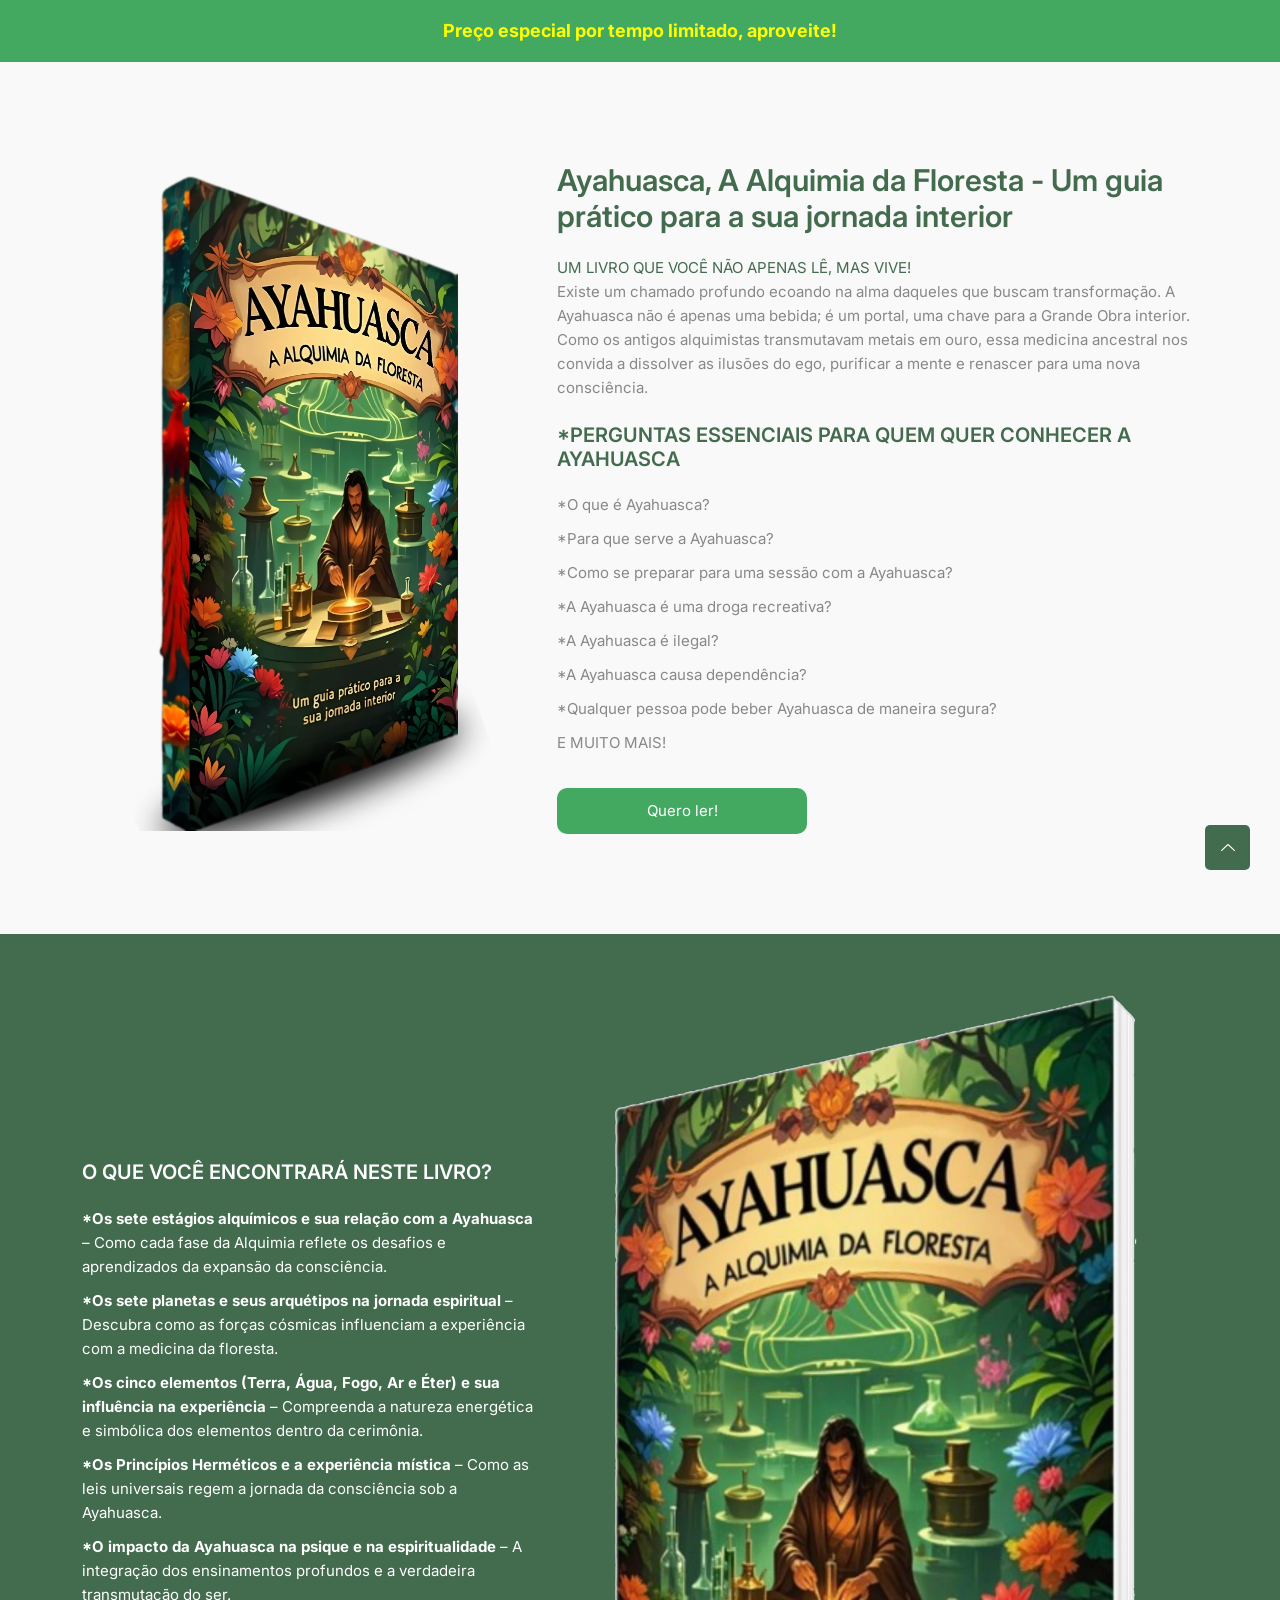
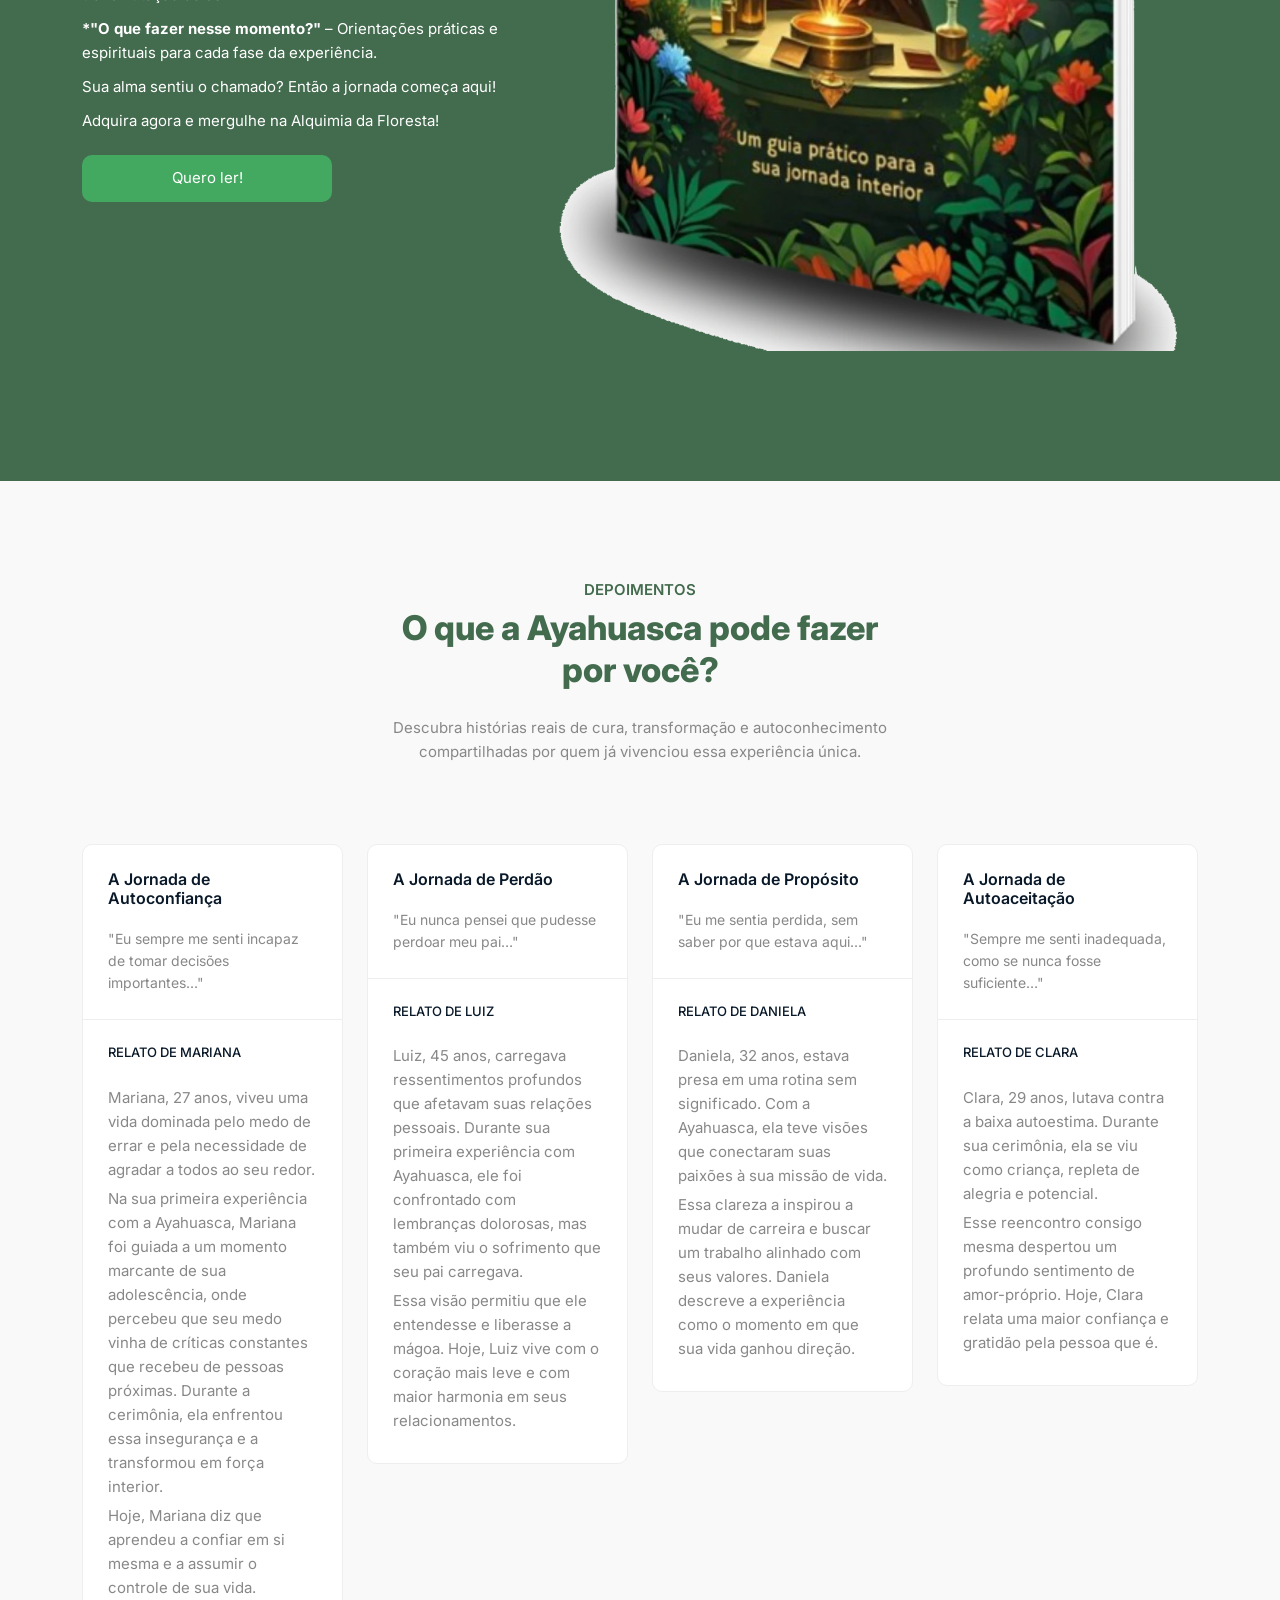
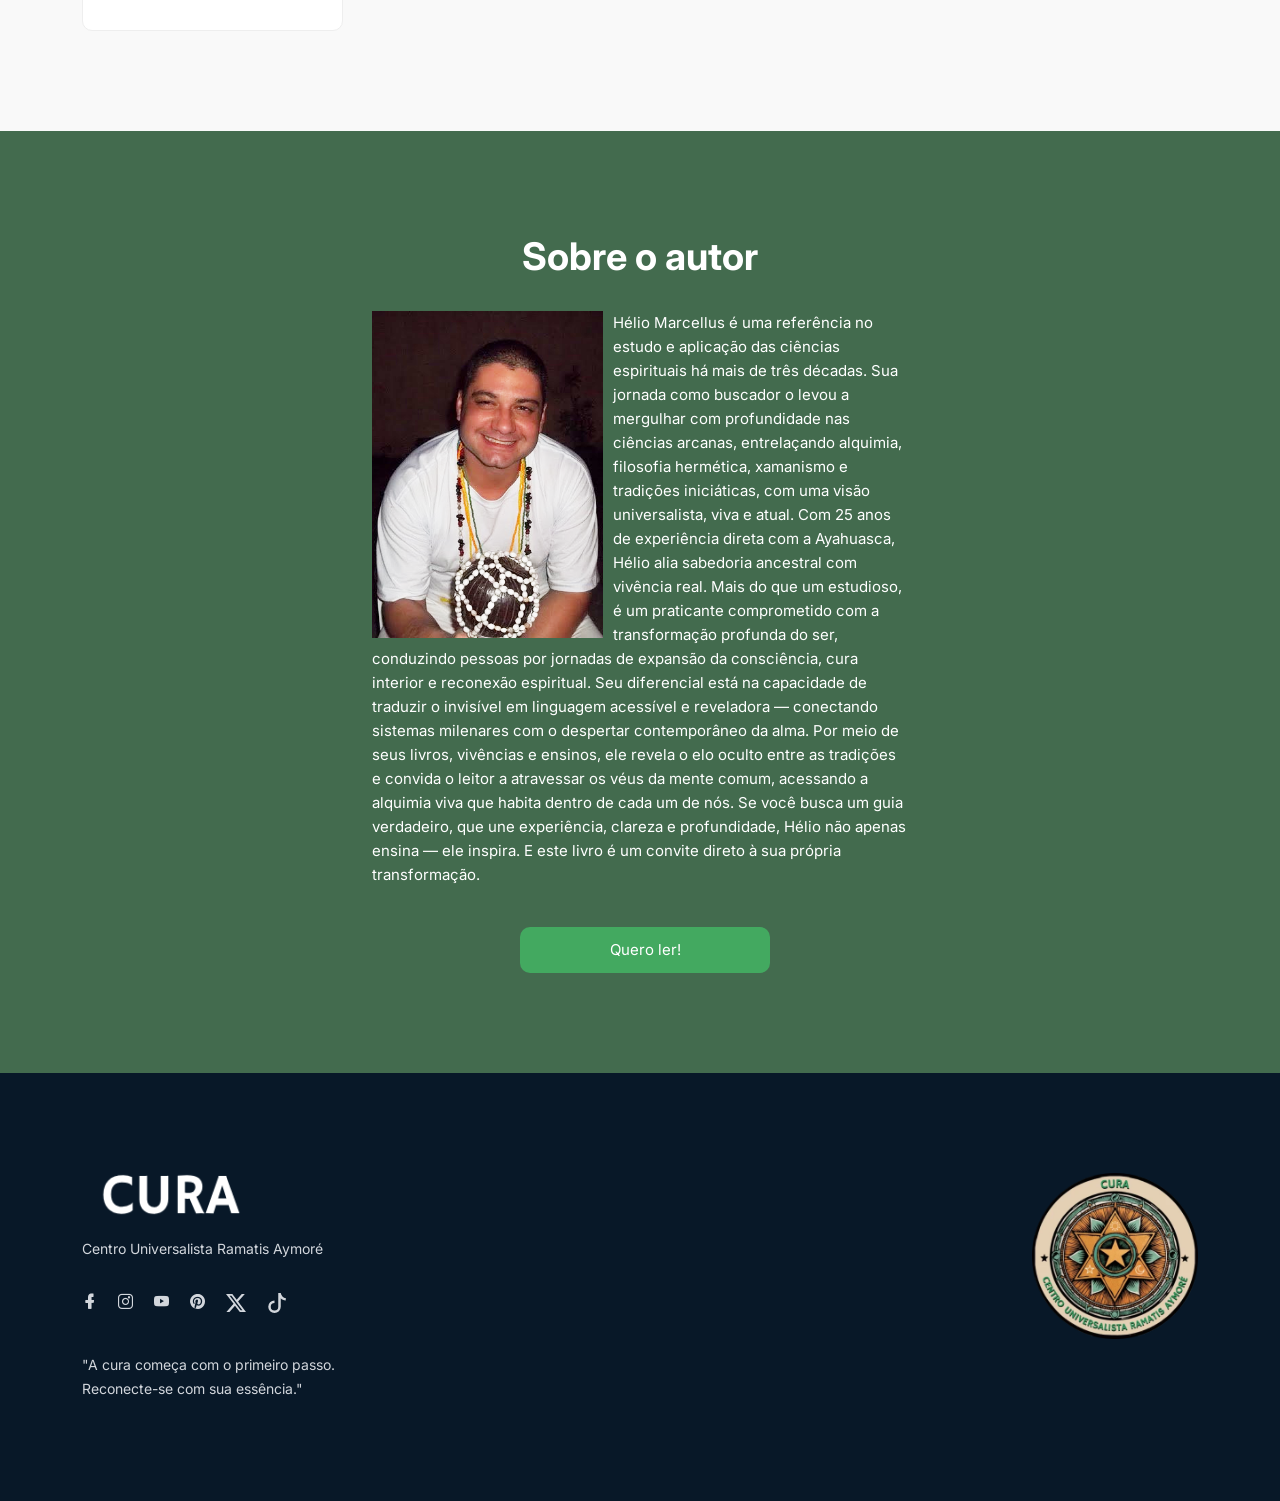
<file: ayahuasca.html>
<!DOCTYPE html>
<html class="no-js" lang="zxx">

<head>
    <meta charset="utf-8" />
    <meta http-equiv="x-ua-compatible" content="ie=edge" />
    <title>Ayahuasca | Ayahuasca, A Alquimia da Floresta - Um guia prático para a sua jornada interior</title>
    <meta name="description"
        content="Descubra o poder da Ayahuasca. Compre o livro 'Ayahuasca, A Alquimia da Floresta - Um guia prático para a sua ojrnada interior'">
    <meta name="google-site-verification" content="yQWKBa59wOINhasr2r6CUK8NOKJN7Av8TUHRrqQOMSo" />
    <meta name="viewport" content="width=device-width, initial-scale=1" />
    <meta name="keywords" content="Ayahuasca, Alquimia" />
    <meta name="viewport" content="width=device-width, initial-scale=1" />
    <link rel="shortcut icon" type="image/x-icon" href="assets/images/favicon.svg" />
    <!-- Produto: Livro Ayahuasca - A Alquimia da Floresta (com todos os dados aprimorados) -->
    <script type="application/ld+json">
        {
          "@context": "https://schema.org",
          "@type": "Product",
          "name": "Ayahuasca, A Alquimia da Floresta",
          "image": "https://ayahuascacura.com.br/assets/images/ayahuasca/livro-capa.webp",
          "description": "Um guia profundo sobre a Ayahuasca e Alquimia, explorando cura espiritual, autoconhecimento e expansão da consciência.",
          "brand": {
            "@type": "Brand",
            "name": "CURA - Centro Universalista Ramatis Aymoré"
          },
          "offers": {
            "@type": "Offer",
            "url": "https://ayahuascacura.com.br/",
            "priceCurrency": "BRL",
            "price": 54.90,
            "priceValidUntil": "2025-12-31",
            "itemCondition": "https://schema.org/NewCondition",
            "availability": "https://schema.org/InStock",
            "shippingDetails": {
              "@type": "OfferShippingDetails",
              "shippingDestination": {
                "@type": "DefinedRegion",
                "addressCountry": {
                  "@type": "Country",
                  "name": "BR"
                }
              },
              "deliveryTime": {
                "@type": "ShippingDeliveryTime",
                "handlingTime": {
                  "@type": "QuantitativeValue",
                  "minValue": 1,
                  "maxValue": 2,
                  "unitCode": "d"
                },
                "transitTime": {
                  "@type": "QuantitativeValue",
                  "minValue": 2,
                  "maxValue": 7,
                  "unitCode": "d"
                }
              },
              "shippingRate": {
                "@type": "MonetaryAmount",
                "value": 0,
                "currency": "BRL"
              }
            },
            "hasMerchantReturnPolicy": {
              "@type": "MerchantReturnPolicy",
              "returnPolicyCategory": "https://schema.org/MerchantReturnFiniteReturnWindow",
              "applicableCountry": {
                "@type": "Country",
                "name": "BR"
              },
              "merchantReturnDays": 7,
              "returnMethod": "ReturnByMail",
              "returnFees": "FreeReturn"
            }
          },
          "aggregateRating": {
            "@type": "AggregateRating",
            "ratingValue": "4.8",
            "reviewCount": 35
          },
          "review": [
            {
              "@type": "Review",
              "author": {
                "@type": "Person",
                "name": "Helio Marcellus"
              },
              "datePublished": "2025-03-01",
              "reviewRating": {
                "@type": "Rating",
                "ratingValue": 5
              },
              "reviewBody": "Esse livro mudou minha vida! Uma jornada espiritual incrível."
            },
            {
              "@type": "Review",
              "author": {
                "@type": "Person",
                "name": "Maria Oliveira"
              },
              "datePublished": "2025-02-28",
              "reviewRating": {
                "@type": "Rating",
                "ratingValue": 4
              },
              "reviewBody": "Uma leitura essencial para quem busca autoconhecimento."
            }
          ]
        }
        </script>

    <!-- ========================= CSS here ========================= -->
    <link rel="stylesheet" href="assets/css/bootstrap.min.css" />
    <link rel="stylesheet" href="assets/css/LineIcons.2.0.css" />
    <link rel="stylesheet" href="assets/css/animate.css" />
    <link rel="stylesheet" href="assets/css/tiny-slider.css" />
    <link rel="stylesheet" href="assets/css/glightbox.min.css" />
    <link rel="stylesheet" href="assets/css/main.css" />
</head>

<body>
    <!--[if lte IE 9]>
      <p class="browserupgrade">
        You are using an <strong>outdated</strong> browser. Please
        <a href="https://browsehappy.com/">upgrade your browser</a> to improve
        your experience and security.
      </p>
    <![endif]-->

    <!-- Preloader -->
    <!-- <div class="preloader">
        <div class="preloader-inner">
            <div class="preloader-icon">
                <span></span>
                <span></span>
            </div>
        </div>
    </div> -->
    <!-- /End Preloader -->

    <!-- End Hero Area -->
    <section id="Bem-vindos" class="features top"
        style="min-width: 100%; padding: 20px 0 20px 0; text-align: center; background-color: #43a960;">
        <h1 style="font-size: 18px; font-weight: bold; color: yellow;">Preço especial por tempo limitado, aproveite!
        </h1>
    </section>
    <section id="livro" class="features section">
        <div class="container">
            <div class="row align-items-center">
                <div class="col-lg-5 col-md-12 col-12">
                    <div class="hero-image wow fadeInRight" data-wow-delay=".4s">
                        <img src="assets/images/ayahuasca/CapaLivro.webp" alt="Ayahuasca, A Alquimia da Floresta">
                    </div>
                </div>
                <div class="col-lg-7 col-md-12 col-12 slider">
                    <div class="hero-content">
                        <h3 class="wow fadeInLeft" data-wow-delay=".4s" style="color: #436B4E;">Ayahuasca, A Alquimia da
                            Floresta - Um guia prático para a sua jornada interior</h3>
                        <br>
                        <p class="wow fadeInUp" data-wow-delay=".6s" style="color: #436B4E;">UM LIVRO QUE VOCÊ NÃO
                            APENAS LÊ, MAS VIVE!</p>
                        <p class="wow fadeInUp" data-wow-delay=".2s">Existe um chamado profundo ecoando na alma daqueles
                            que buscam transformação. A Ayahuasca não é apenas uma bebida; é um portal, uma chave para a
                            Grande Obra interior. Como os antigos alquimistas transmutavam metais em ouro, essa medicina
                            ancestral nos convida a dissolver as ilusões do ego, purificar a mente e renascer para uma
                            nova consciência.</p>

                        <br>
                        <h5 class="wow zoomIn" data-wow-delay=".2s" style="color: #436B4E;">*PERGUNTAS ESSENCIAIS PARA
                            QUEM QUER CONHECER A AYAHUASCA</h5>
                        <br>
                        <p class="wow fadeInUp" data-wow-delay=".2s" style="padding-bottom: 10px;">*O que é Ayahuasca?
                        </p>
                        <p class="wow fadeInUp" data-wow-delay=".2s" style="padding-bottom: 10px;">*Para que serve a
                            Ayahuasca?</p>
                        <p class="wow fadeInUp" data-wow-delay=".2s" style="padding-bottom: 10px;">*Como se preparar
                            para uma sessão com a Ayahuasca?</p>
                        <p class="wow fadeInUp" data-wow-delay=".2s" style="padding-bottom: 10px;">*A Ayahuasca é uma
                            droga recreativa?</p>
                        <p class="wow fadeInUp" data-wow-delay=".2s" style="padding-bottom: 10px;">*A Ayahuasca é
                            ilegal?</p>
                        <p class="wow fadeInUp" data-wow-delay=".2s" style="padding-bottom: 10px;">*A Ayahuasca causa
                            dependência?</p>
                        <p class="wow fadeInUp" data-wow-delay=".2s" style="padding-bottom: 10px;">*Qualquer pessoa pode
                            beber Ayahuasca de maneira segura?</p>
                        <p class="wow fadeInUp" data-wow-delay=".2s" style="padding-bottom: 10px;">E MUITO MAIS!</p>
                        <br>
                        <a class="contact-button wow fadeInUp" href="https://chk.eduzz.com/60EEJXV603" target="_blank"
                            style="min-width: 250px; margin: 0 auto; text-align: center; color: #ffffff; background-color: #43a960;">Quero
                            ler!
                        </a>
                    </div>
                </div>
            </div>
        </div>
    </section>

    <section id="atendimento" class="our-achievement section">
        <div class="container" style="margin-top: -75px;">
            <div class="row align-items-center">
                <!-- Texto Persuasivo -->
                <div class="col-lg-5 col-md-12 col-12">
                    <div class="content" style="text-align: left; color: #ffffff!important">
                        <br>
                        <h5 class="wow zoomIn" data-wow-delay=".2s" style="color: #ffffff;">O QUE VOCÊ ENCONTRARÁ NESTE
                            LIVRO?</h5>
                        <br>
                        <p class="wow fadeInUp" data-wow-delay=".4s" style="padding-bottom: 10px;"><strong>*Os sete
                                estágios alquímicos e sua relação com a
                                Ayahuasca</strong> – Como cada fase da Alquimia reflete os desafios e aprendizados da
                            expansão da
                            consciência.</p>
                        <p class="wow fadeInUp" data-wow-delay=".4s" style="padding-bottom: 10px;"><strong>*Os sete
                                planetas e seus arquétipos na jornada
                                espiritual</strong> – Descubra como as forças cósmicas influenciam a experiência com a
                            medicina da
                            floresta.</p>
                        <p class="wow fadeInUp" data-wow-delay=".4s" style="padding-bottom: 10px;"><strong>*Os cinco
                                elementos (Terra, Água, Fogo, Ar e Éter)
                                e sua influência na experiência</strong> – Compreenda a natureza energética e simbólica
                            dos elementos
                            dentro da cerimônia.</p>
                        <p class="wow fadeInUp" data-wow-delay=".5s" style="padding-bottom: 10px;"><strong>*Os
                                Princípios Herméticos e a experiência mística</strong> –
                            Como as leis universais regem a jornada da consciência sob a Ayahuasca.</p>
                        <p class="wow fadeInUp" data-wow-delay=".5s" style="padding-bottom: 10px;"><strong>*O impacto da
                                Ayahuasca na psique e na
                                espiritualidade</strong> – A integração dos ensinamentos profundos e a verdadeira
                            transmutação do
                            ser.</p>
                        <p class="wow fadeInUp" data-wow-delay=".5s" style="padding-bottom: 10px;"><strong>*"O que fazer
                                nesse momento?"</strong> – Orientações
                            práticas e espirituais para cada fase da experiência.</p>

                        <p class="wow fadeInUp" data-wow-delay=".2s" style="padding-bottom: 10px;">Sua alma sentiu o
                            chamado? Então a jornada começa
                            aqui!
                        <p class="wow fadeInUp" data-wow-delay=".2s">Adquira agora e mergulhe na Alquimia da Floresta!
                        </p>
                        <br>
                        <a class="contact-button wow fadeInUp" href="https://chk.eduzz.com/60EEJXV603" target="_blank"
                            style="min-width: 250px; margin: 0 auto; text-align: center; color: #ffffff; background-color: #43a960;">Quero
                            ler!
                        </a>
                    </div>
                </div>

                <!-- Imagem Impactante -->
                <div class="slider col-lg-7 col-md-12 col-12">
                    <div class="wow fadeInRight tns" style="direction: ltr" data-wow-delay=".8s">

                        <div class="hero-image wow fadeInRight" data-wow-delay=".4s">
                            <img src="assets/images/ayahuasca/CapaLivroDestaque.webp"
                                alt="#Ayahuasca, A Alquimia da Floresta style=" max-width: 70%;">
                        </div>

                    </div>
                </div>
            </div>
    </section>

    <!-- Start Pricing Table Area -->
    <section id="depoimentos" class="pricing-table section">
        <div class="container">
            <div class="row">
                <div class="col-12">
                    <div class="section-title">
                        <h3 class="wow zoomIn" data-wow-delay=".2s">Depoimentos</h3>
                        <h2 class="wow fadeInUp" data-wow-delay=".4s" style="text-transform: none; color: #436B4E;">O
                            que a Ayahuasca pode fazer por você?</h2>
                        <p class="wow fadeInUp" data-wow-delay=".6s">Descubra histórias reais de cura, transformação e
                            autoconhecimento compartilhadas por quem já vivenciou essa experiência única.</p>
                    </div>
                </div>
            </div>
            <div class="row">
                <div class="col-lg-3 col-md-6 col-12">
                    <!-- Single Table -->
                    <div class="single-table wow fadeInUp" data-wow-delay=".2s">
                        <!-- Table Head -->
                        <div class="table-head">
                            <h4 class="title">A Jornada de Autoconfiança</h4>
                            <p>"Eu sempre me senti incapaz de tomar decisões importantes..."</p>
                        </div>
                        <!-- End Table Head -->
                        <!-- Start Table Content -->
                        <div class="table-content">
                            <h4 class="middle-title">Relato de Mariana</h4>
                            <!-- Table List -->
                            <p>Mariana, 27 anos, viveu uma vida dominada pelo medo de errar e pela necessidade de
                                agradar a todos ao seu redor.</p>
                            <p>Na sua primeira experiência com a Ayahuasca, Mariana foi guiada a um momento marcante de
                                sua adolescência, onde percebeu que seu medo vinha de críticas constantes que recebeu de
                                pessoas próximas. Durante a cerimônia, ela enfrentou essa insegurança e a transformou em
                                força interior.</p>
                            <p>Hoje, Mariana diz que aprendeu a confiar em si mesma e a assumir o controle de sua vida.
                            </p>
                            <!-- End Table List -->
                        </div>
                        <!-- End Table Content -->
                    </div>
                    <!-- End Single Table-->
                </div>
                <div class="col-lg-3 col-md-6 col-12">
                    <!-- Single Table -->
                    <div class="single-table wow fadeInUp" data-wow-delay=".4s">
                        <!-- Table Head -->
                        <div class="table-head">
                            <h4 class="title">A Jornada de Perdão</h4>
                            <p>"Eu nunca pensei que pudesse perdoar meu pai…"</p>
                        </div>
                        <!-- End Table Head -->
                        <!-- Start Table Content -->
                        <div class="table-content">
                            <h4 class="middle-title">Relato de Luiz</h4>
                            <!-- Table List -->
                            <p>Luiz, 45 anos, carregava ressentimentos profundos que afetavam suas relações pessoais.
                                Durante sua primeira experiência com Ayahuasca, ele foi confrontado com lembranças
                                dolorosas, mas também viu o sofrimento que seu pai carregava.</p>
                            <p>Essa visão permitiu que ele entendesse e liberasse a mágoa. Hoje, Luiz vive com o coração
                                mais leve e com maior harmonia em seus relacionamentos.</p>
                            <!-- End Table List -->
                        </div>
                        <!-- End Table Content -->
                    </div>
                    <!-- End Single Table-->
                </div>
                <div class="col-lg-3 col-md-6 col-12">
                    <!-- Single Table -->
                    <div class="single-table wow fadeInUp" data-wow-delay=".6s">
                        <!-- Table Head -->
                        <div class="table-head">
                            <h4 class="title">A Jornada de Propósito</h4>
                            <p>"Eu me sentia perdida, sem saber por que estava aqui..."</p>
                        </div>
                        <!-- End Table Head -->
                        <!-- Start Table Content -->
                        <div class="table-content">
                            <h4 class="middle-title">Relato de Daniela</h4>
                            <!-- Table List -->
                            <ul class="table-list">
                                <p>Daniela, 32 anos, estava presa em uma rotina sem significado. Com a Ayahuasca, ela
                                    teve visões que conectaram suas paixões à sua missão de vida.</p>
                                <p>Essa clareza a inspirou a mudar de carreira e buscar um trabalho alinhado com seus
                                    valores. Daniela descreve a experiência como o momento em que sua vida ganhou
                                    direção.</p>
                            </ul>
                            <!-- End Table List -->
                        </div>
                        <!-- End Table Content -->
                    </div>
                    <!-- End Single Table-->
                </div>
                <div class="col-lg-3 col-md-6 col-12">
                    <!-- Single Table -->
                    <div class="single-table wow fadeInUp" data-wow-delay=".8s">
                        <!-- Table Head -->
                        <div class="table-head">
                            <h4 class="title">A Jornada de Autoaceitação</h4>
                            <p>"Sempre me senti inadequada, como se nunca fosse suficiente…"</p>
                        </div>
                        <!-- End Table Head -->
                        <!-- Start Table Content -->
                        <div class="table-content">
                            <h4 class="middle-title">Relato de Clara</h4>
                            <!-- Table List -->
                            <ul class="table-list">
                                <p>Clara, 29 anos, lutava contra a baixa autoestima. Durante sua cerimônia, ela se viu
                                    como criança, repleta de alegria e potencial.</p>
                                <p>Esse reencontro consigo mesma despertou um profundo sentimento de amor-próprio. Hoje,
                                    Clara relata uma maior confiança e gratidão pela pessoa que é.</p>
                            </ul>
                            <!-- End Table List -->
                        </div>
                        <!-- End Table Content -->
                    </div>
                    <!-- End Single Table-->
                </div>
            </div>
        </div>
    </section>
    <!--/ End Pricing Table Area -->

    <!-- Start Call To Action Area -->
    <section class="section call-action" id="contato">
        <div class="container">
            <div class="row">
                <div class="col-lg-8 offset-lg-2 col-md-12 col-12">
                    <div class="cta-content">
                        <h2 class="wow fadeInUp" data-wow-delay=".2s">Sobre o autor</h2>
                        <p class="wow fadeInUp" data-wow-delay=".4s" style="text-align: left;"><img
                                src="assets/images/hero/4.png" style="max-width: 45%; padding-right: 10px; float: left"
                                alt="Helio Marcellus"> Hélio Marcellus é uma referência no estudo e aplicação das
                            ciências espirituais
                            há mais de três décadas. Sua jornada como buscador o levou a mergulhar com profundidade nas
                            ciências arcanas, entrelaçando alquimia, filosofia hermética, xamanismo e tradições
                            iniciáticas, com uma visão universalista, viva e atual.

                            Com 25 anos de experiência direta com a Ayahuasca, Hélio alia sabedoria ancestral com
                            vivência real. Mais do que um estudioso, é um praticante comprometido com a transformação
                            profunda do ser, conduzindo pessoas por jornadas de expansão da consciência, cura interior e
                            reconexão espiritual.

                            Seu diferencial está na capacidade de traduzir o invisível em linguagem acessível e
                            reveladora — conectando sistemas milenares com o despertar contemporâneo da alma. Por meio
                            de seus livros, vivências e ensinos, ele revela o elo oculto entre as tradições e convida o
                            leitor a atravessar os véus da mente comum, acessando a alquimia viva que habita dentro de
                            cada um de nós.

                            Se você busca um guia verdadeiro, que une experiência, clareza e profundidade, Hélio não
                            apenas ensina — ele inspira. E este livro é um convite direto à sua própria transformação.
                        </p>
                        <div class="button add-list-button">
                            <a class="contact-button wow fadeInUp" href="https://chk.eduzz.com/60EEJXV603"
                                target="_blank"
                                style="min-width: 250px; margin: 0 auto; text-align: center; color: #ffffff; background-color: #43a960;">Quero
                                ler!
                            </a>
                        </div>
                    </div>
                </div>
            </div>
        </div>
    </section>
    <!-- End Call To Action Area -->

    <!-- Start Footer Area -->
    <footer class="footer">
        <!-- Start Footer Top -->
        <div class="footer-top">
            <div class="container">
                <div class="row">
                    <div class="col-lg-4 col-md-4 col-12">
                        <!-- Single Widget -->
                        <div class="single-footer f-about">
                            <div class="logo">
                                <a href="index.html">
                                    <img src="assets/images/logo/white-logo.svg" alt="Logo CURA">
                                </a>
                            </div>
                            <p>Centro Universalista Ramatis Aymoré</p>
                            <ul class="social">
                                <li><a href="https://www.facebook.com/profile.php?id=61567346652976" target="_blank"
                                        alt="Siga-nos no Facebook!"><i class="lni lni-facebook-filled"></i></a></li>
                                <li><a href="https://www.instagram.com/cura.ayahuasca/" target="_blank"
                                        alt="Siga-nos no Instagram!"><i class="lni lni-instagram"></i></a></li>
                                <li><a href="https://www.youtube.com/@Cura.Ayahuasca" target="_blank"><i
                                            class="lni lni-youtube"></i></a></li>
                                <li><a href="https://br.pinterest.com/AyahuascaAlquimia" target="_blank"><i
                                            class="lni lni-pinterest"></i></a></li>
                                <li>
                                    <a href="https://x.com/AYAHUASCA__CURA" target="_blank" title="X (Twitter)">
                                        <!-- Ícone do X (Twitter) via SVG -->
                                        <svg xmlns="http://www.w3.org/2000/svg" width="20" height="20"
                                            fill="currentColor" viewBox="0 0 16 16">
                                            <path
                                                d="M12.6.75h2.454l-5.36 6.142L16 15.25h-4.937l-3.867-5.07-4.425 5.07H.316l5.733-6.57L0 .75h5.063l3.495 4.633L12.601.75Zm-.86 13.028h1.36L4.323 2.145H2.865z" />
                                        </svg>
                                    </a>
                                </li>
                                <li>
                                    <a href="https://www.tiktok.com/@ayahuasca_cura" target="_blank" title="TikTok">
                                        <!-- Ícone do TikTok via SVG -->
                                        <svg xmlns="http://www.w3.org/2000/svg" width="20" height="20"
                                            fill="currentColor" viewBox="0 0 16 16">
                                            <path
                                                d="M9 0h1.98c.144.715.54 1.617 1.235 2.512C12.895 3.389 13.797 4 15 4v2c-1.753 0-3.07-.814-4-1.829V11a5 5 0 1 1-5-5v2a3 3 0 1 0 3 3z" />
                                        </svg>
                                    </a>
                                </li>
                            </ul>
                            <p class="copyright-text">"A cura começa com o primeiro passo. <br />Reconecte-se com sua
                                essência."
                            </p>
                        </div>
                        <!-- End Single Widget -->
                    </div>
                    <div class="col-lg-8 col-md-8 col-12">
                        <div class="row">
                            <div class="col-lg-3 col-md-6 col-12">
                                <!-- Single Widget -->
                                <div class="single-footer f-link">
                                </div>
                                <!-- End Single Widget -->
                            </div>
                            <div class="col-lg-3 col-md-6 col-12">
                                <!-- Single Widget -->
                                <div class="single-footer f-link">
                                </div>
                                <!-- End Single Widget -->
                            </div>
                            <div class="col-lg-3 col-md-6 col-12">
                                <!-- Single Widget -->
                                <div class="single-footer f-link">
                                </div>
                                <!-- End Single Widget -->
                            </div>
                            <div class="col-lg-3 col-md-6 col-12">
                                <!-- Single Widget -->
                                <div class="single-footer f-link">
                                    <div class="hero-image wow fadeInRight" data-wow-delay=".4s">
                                        <img src="assets/images/ayahuasca/LogoCURA.webp" alt="Logo CURA">
                                    </div>
                                </div>
                                <!-- End Single Widget -->
                            </div>
                        </div>
                    </div>
                </div>
            </div>
        </div>
        <!--/ End Footer Top -->
    </footer>
    <!--/ End Footer Area -->

    <!-- ========================= scroll-top ========================= -->
    <a href="#" class="scroll-top">
        <i class="lni lni-chevron-up"></i>
    </a>

    <!-- ========================= JS here ========================= -->
    <style>
        .carousel-item {
            img {
                max-height: 500px;
            }
        }

        .carousel-control-next-icon {
            color: #436B4E !important;
        }
    </style>
    <script src="assets/js/bootstrap.min.js"></script>
    <script src="assets/js/wow.min.js"></script>
    <script src="assets/js/tiny-slider.js"></script>
    <script src="assets/js/glightbox.min.js"></script>
    <script src="assets/js/count-up.min.js"></script>
    <script src="assets/js/main.js"></script>
    <script type="text/javascript">

        //====== counter up 
        var cu = new counterUp({
            start: 0,
            duration: 2000,
            intvalues: true,
            interval: 100,
            append: " ",
        });
        cu.start();
    </script>

    <script type="text/javascript">
        document.addEventListener('DOMContentLoaded', () => {
            // IDs dos dois carrosséis
            const carousels = [
                { id: 'bootstrap-gallery-carousel' },
                { id: 'bootstrap-gallery-carousel2' },
            ];

            // Inicializar ambos os carrosséis com autoplay
            carousels.forEach(({ id }) => {
                const carouselEl = document.getElementById(id);

                if (carouselEl) {
                    const carouselInstance = new bootstrap.Carousel(carouselEl, {
                        interval: 8000,  // Tempo entre os slides
                        wrap: true,      // Loop contínuo
                        pause: false,    // Não pausar ao passar o mouse
                    });

                    // Garantir que o lightGallery seja inicializado apenas uma vez
                    carouselEl.addEventListener('slide.bs.carousel', () => {
                        const container = carouselEl.querySelector('.carousel-inner');
                        if (!container.dataset.lightGalleryInitialized) {
                            window.lightGallery(container, {
                                plugins: [lgThumbnail],
                                selector: '.lg-item',
                            });
                            container.dataset.lightGalleryInitialized = 'true';
                        }
                    });

                    // Iniciar o autoplay manualmente após um pequeno atraso para ambos
                    setTimeout(() => {
                        carouselInstance.cycle();  // Reforça o autoplay
                    }, 9000);
                }
            });
        });
    </script>
</body>

</html>
</file>
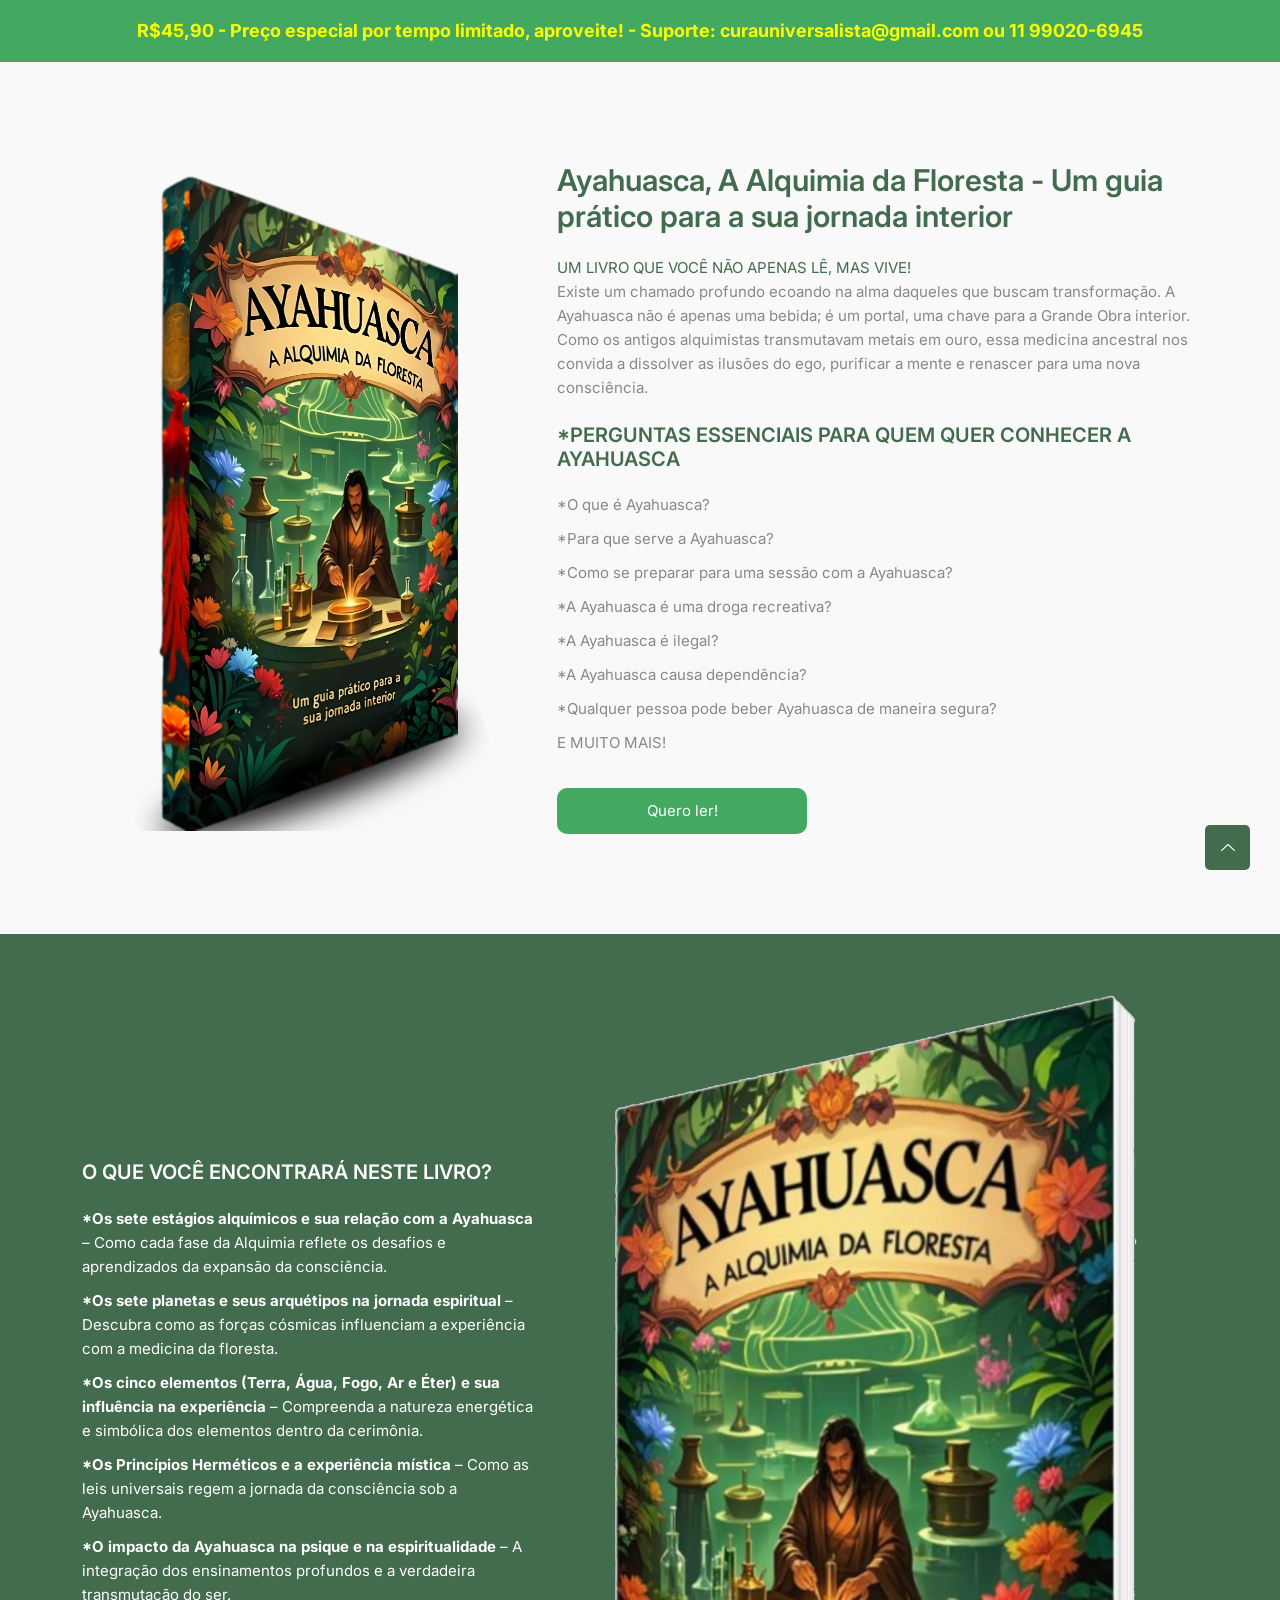
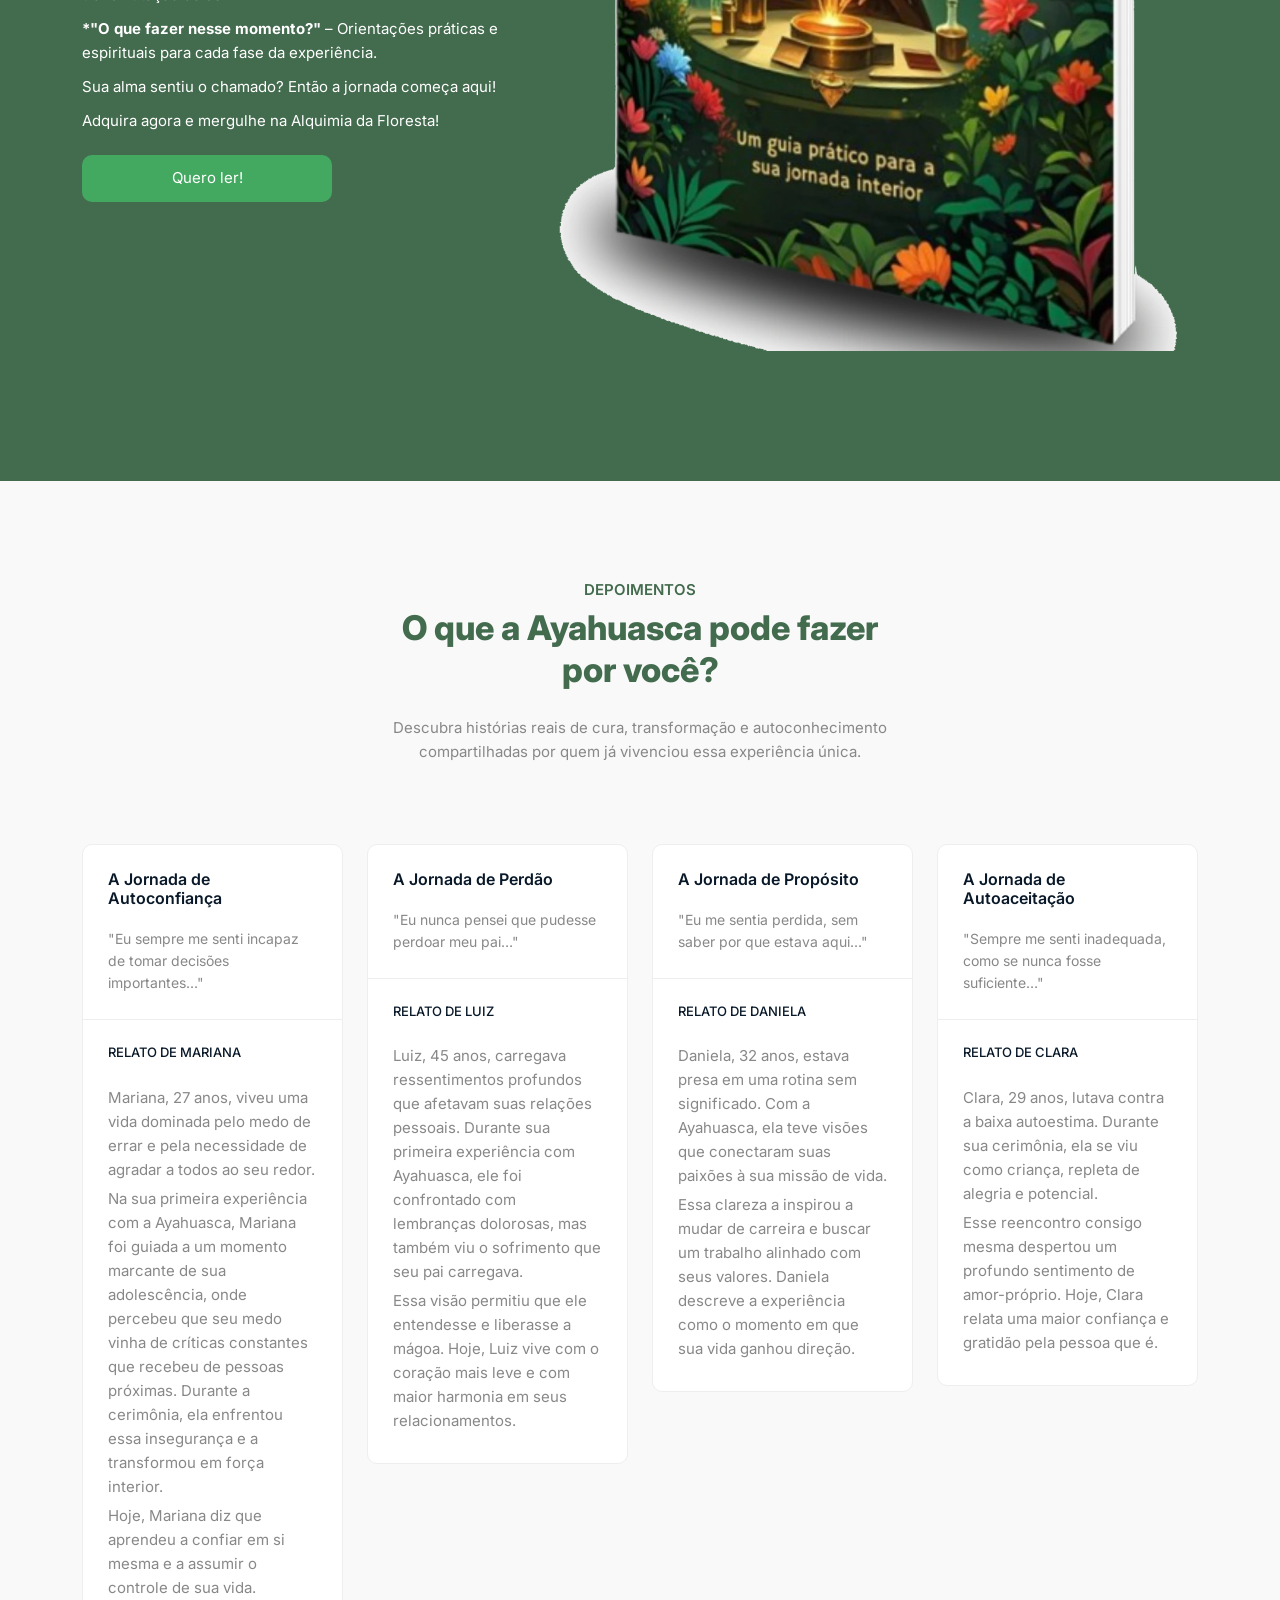
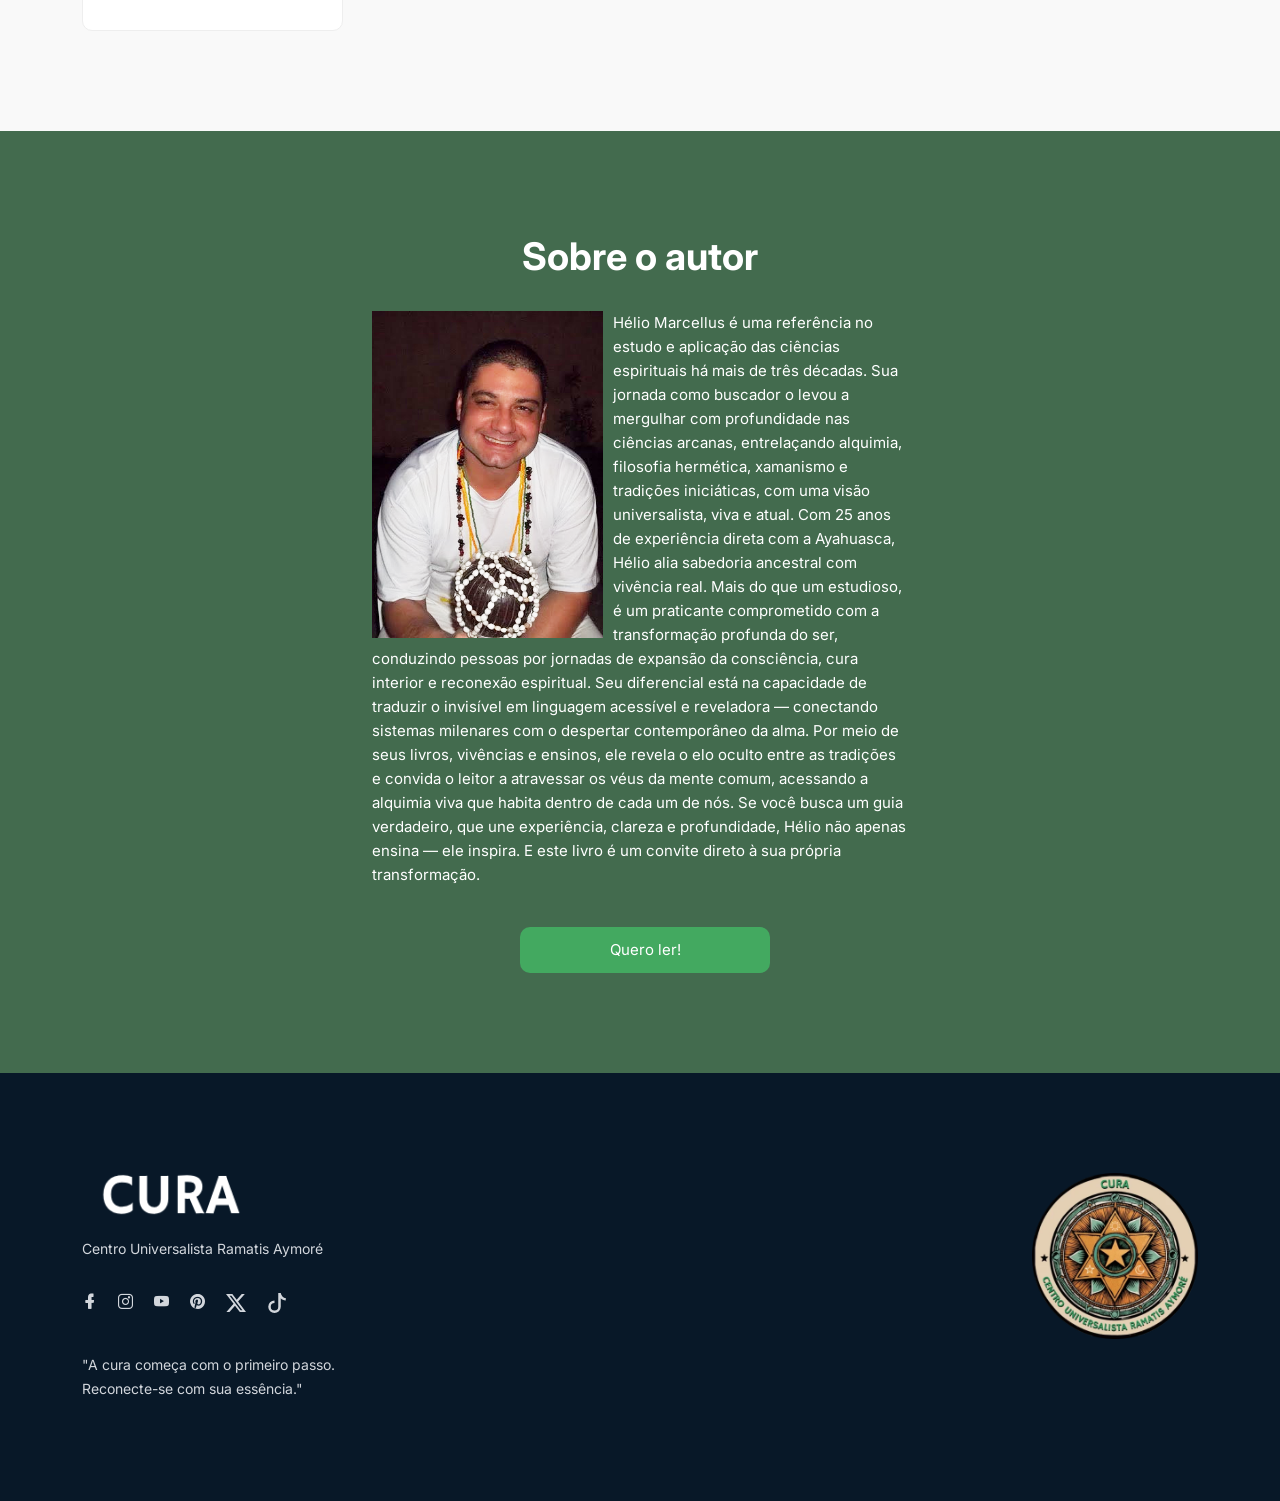
<file: ayahuascabraip.html>
<!DOCTYPE html>
<html class="no-js" lang="zxx">

<head>
    <meta charset="utf-8" />
    <meta http-equiv="x-ua-compatible" content="ie=edge" />
    <link rel="canonical" href="https://ayahuascacura.com.br/ayahuasca" />
    <title>Ayahuasca | Livro. Ayahuasca, A Alquimia da Floresta - Um guia prático para a sua jornada interior</title>
    <meta name="description"
        content="Descubra o poder da Ayahuasca. Compre o livro 'Ayahuasca, A Alquimia da Floresta - Um guia prático para a sua ojrnada interior'">
    <meta name="google-site-verification" content="yQWKBa59wOINhasr2r6CUK8NOKJN7Av8TUHRrqQOMSo" />
    <meta name="viewport" content="width=device-width, initial-scale=1" />
    <meta name="keywords" content="Ayahuasca, Alquimia" />
    <meta name="viewport" content="width=device-width, initial-scale=1" />
    <link rel="shortcut icon" type="image/x-icon" href="assets/images/favicon.svg" />
    <!-- Produto: Livro Ayahuasca - A Alquimia da Floresta (com todos os dados aprimorados) -->
    <script type="application/ld+json">
        {
          "@context": "https://schema.org",
          "@type": "Product",
          "name": "Ayahuasca, A Alquimia da Floresta",
          "image": "https://ayahuascacura.com.br/assets/images/ayahuasca/livro-capa.webp",
          "description": "Um guia profundo sobre a Ayahuasca e Alquimia, explorando cura espiritual, autoconhecimento e expansão da consciência.",
          "brand": {
            "@type": "Brand",
            "name": "CURA - Centro Universalista Ramatis Aymoré"
          },
          "offers": {
            "@type": "Offer",
            "url": "https://ayahuascacura.com.br/",
            "priceCurrency": "BRL",
            "price": 54.90,
            "priceValidUntil": "2025-12-31",
            "itemCondition": "https://schema.org/NewCondition",
            "availability": "https://schema.org/InStock",
            "shippingDetails": {
              "@type": "OfferShippingDetails",
              "shippingDestination": {
                "@type": "DefinedRegion",
                "addressCountry": {
                  "@type": "Country",
                  "name": "BR"
                }
              },
              "deliveryTime": {
                "@type": "ShippingDeliveryTime",
                "handlingTime": {
                  "@type": "QuantitativeValue",
                  "minValue": 1,
                  "maxValue": 2,
                  "unitCode": "d"
                },
                "transitTime": {
                  "@type": "QuantitativeValue",
                  "minValue": 2,
                  "maxValue": 7,
                  "unitCode": "d"
                }
              },
              "shippingRate": {
                "@type": "MonetaryAmount",
                "value": 0,
                "currency": "BRL"
              }
            },
            "hasMerchantReturnPolicy": {
              "@type": "MerchantReturnPolicy",
              "returnPolicyCategory": "https://schema.org/MerchantReturnFiniteReturnWindow",
              "applicableCountry": {
                "@type": "Country",
                "name": "BR"
              },
              "merchantReturnDays": 7,
              "returnMethod": "ReturnByMail",
              "returnFees": "FreeReturn"
            }
          },
          "aggregateRating": {
            "@type": "AggregateRating",
            "ratingValue": "4.8",
            "reviewCount": 35
          },
          "review": [
            {
              "@type": "Review",
              "author": {
                "@type": "Person",
                "name": "Helio Marcellus"
              },
              "datePublished": "2025-03-01",
              "reviewRating": {
                "@type": "Rating",
                "ratingValue": 5
              },
              "reviewBody": "Esse livro mudou minha vida! Uma jornada espiritual incrível."
            },
            {
              "@type": "Review",
              "author": {
                "@type": "Person",
                "name": "Maria Oliveira"
              },
              "datePublished": "2025-02-28",
              "reviewRating": {
                "@type": "Rating",
                "ratingValue": 4
              },
              "reviewBody": "Uma leitura essencial para quem busca autoconhecimento."
            }
          ]
        }
        </script>

    <!-- ========================= CSS here ========================= -->
    <link rel="stylesheet" href="assets/css/bootstrap.min.css" />
    <link rel="stylesheet" href="assets/css/LineIcons.2.0.css" />
    <link rel="stylesheet" href="assets/css/animate.css" />
    <link rel="stylesheet" href="assets/css/tiny-slider.css" />
    <link rel="stylesheet" href="assets/css/glightbox.min.css" />
    <link rel="stylesheet" href="assets/css/main.css" />
</head>

<body>
    <!--[if lte IE 9]>
      <p class="browserupgrade">
        You are using an <strong>outdated</strong> browser. Please
        <a href="https://browsehappy.com/">upgrade your browser</a> to improve
        your experience and security.
      </p>
    <![endif]-->

    <!-- Preloader -->
    <!-- <div class="preloader">
        <div class="preloader-inner">
            <div class="preloader-icon">
                <span></span>
                <span></span>
            </div>
        </div>
    </div> -->
    <!-- /End Preloader -->

    <!-- End Hero Area -->
    <section id="Bem-vindos" class="features top"
        style="min-width: 100%; padding: 20px 0 20px 0; text-align: center; background-color: #43a960;">
        <h1 style="font-size: 18px; font-weight: bold; color: yellow;">R$45,90 - Preço especial por tempo limitado, aproveite! - Suporte: curauniversalista@gmail.com ou 11 99020-6945
        </h1>
    </section>
    <section id="livro" class="features section">
        <div class="container">
            <div class="row align-items-center">
                <div class="col-lg-5 col-md-12 col-12">
                    <div class="hero-image wow fadeInRight" data-wow-delay=".4s">
                        <img src="assets/images/ayahuasca/CapaLivro.webp" alt="Ayahuasca, A Alquimia da Floresta">
                    </div>
                </div>
                <div class="col-lg-7 col-md-12 col-12 slider">
                    <div class="hero-content">
                        <h3 class="wow fadeInLeft" data-wow-delay=".4s" style="color: #436B4E;">Ayahuasca, A Alquimia da
                            Floresta - Um guia prático para a sua jornada interior</h3>
                        <br>
                        <p class="wow fadeInUp" data-wow-delay=".6s" style="color: #436B4E;">UM LIVRO QUE VOCÊ NÃO
                            APENAS LÊ, MAS VIVE!</p>
                        <p class="wow fadeInUp" data-wow-delay=".2s">Existe um chamado profundo ecoando na alma daqueles
                            que buscam transformação. A Ayahuasca não é apenas uma bebida; é um portal, uma chave para a
                            Grande Obra interior. Como os antigos alquimistas transmutavam metais em ouro, essa medicina
                            ancestral nos convida a dissolver as ilusões do ego, purificar a mente e renascer para uma
                            nova consciência.</p>

                        <br>
                        <h5 class="wow zoomIn" data-wow-delay=".2s" style="color: #436B4E;">*PERGUNTAS ESSENCIAIS PARA
                            QUEM QUER CONHECER A AYAHUASCA</h5>
                        <br>
                        <p class="wow fadeInUp" data-wow-delay=".2s" style="padding-bottom: 10px;">*O que é Ayahuasca?
                        </p>
                        <p class="wow fadeInUp" data-wow-delay=".2s" style="padding-bottom: 10px;">*Para que serve a
                            Ayahuasca?</p>
                        <p class="wow fadeInUp" data-wow-delay=".2s" style="padding-bottom: 10px;">*Como se preparar
                            para uma sessão com a Ayahuasca?</p>
                        <p class="wow fadeInUp" data-wow-delay=".2s" style="padding-bottom: 10px;">*A Ayahuasca é uma
                            droga recreativa?</p>
                        <p class="wow fadeInUp" data-wow-delay=".2s" style="padding-bottom: 10px;">*A Ayahuasca é
                            ilegal?</p>
                        <p class="wow fadeInUp" data-wow-delay=".2s" style="padding-bottom: 10px;">*A Ayahuasca causa
                            dependência?</p>
                        <p class="wow fadeInUp" data-wow-delay=".2s" style="padding-bottom: 10px;">*Qualquer pessoa pode
                            beber Ayahuasca de maneira segura?</p>
                        <p class="wow fadeInUp" data-wow-delay=".2s" style="padding-bottom: 10px;">E MUITO MAIS!</p>
                        <br>
                        <a class="contact-button wow fadeInUp" href="https://ev.braip.com/checkout/plakggvg/che16gr8" target="_blank"
                            style="min-width: 250px; margin: 0 auto; text-align: center; color: #ffffff; background-color: #43a960;">Quero
                            ler!
                        </a>
                    </div>
                </div>
            </div>
        </div>
    </section>

    <section id="atendimento" class="our-achievement section">
        <div class="container" style="margin-top: -75px;">
            <div class="row align-items-center">
                <!-- Texto Persuasivo -->
                <div class="col-lg-5 col-md-12 col-12">
                    <div class="content" style="text-align: left; color: #ffffff!important">
                        <br>
                        <h5 class="wow zoomIn" data-wow-delay=".2s" style="color: #ffffff;">O QUE VOCÊ ENCONTRARÁ NESTE
                            LIVRO?</h5>
                        <br>
                        <p class="wow fadeInUp" data-wow-delay=".4s" style="padding-bottom: 10px;"><strong>*Os sete
                                estágios alquímicos e sua relação com a
                                Ayahuasca</strong> – Como cada fase da Alquimia reflete os desafios e aprendizados da
                            expansão da
                            consciência.</p>
                        <p class="wow fadeInUp" data-wow-delay=".4s" style="padding-bottom: 10px;"><strong>*Os sete
                                planetas e seus arquétipos na jornada
                                espiritual</strong> – Descubra como as forças cósmicas influenciam a experiência com a
                            medicina da
                            floresta.</p>
                        <p class="wow fadeInUp" data-wow-delay=".4s" style="padding-bottom: 10px;"><strong>*Os cinco
                                elementos (Terra, Água, Fogo, Ar e Éter)
                                e sua influência na experiência</strong> – Compreenda a natureza energética e simbólica
                            dos elementos
                            dentro da cerimônia.</p>
                        <p class="wow fadeInUp" data-wow-delay=".5s" style="padding-bottom: 10px;"><strong>*Os
                                Princípios Herméticos e a experiência mística</strong> –
                            Como as leis universais regem a jornada da consciência sob a Ayahuasca.</p>
                        <p class="wow fadeInUp" data-wow-delay=".5s" style="padding-bottom: 10px;"><strong>*O impacto da
                                Ayahuasca na psique e na
                                espiritualidade</strong> – A integração dos ensinamentos profundos e a verdadeira
                            transmutação do
                            ser.</p>
                        <p class="wow fadeInUp" data-wow-delay=".5s" style="padding-bottom: 10px;"><strong>*"O que fazer
                                nesse momento?"</strong> – Orientações
                            práticas e espirituais para cada fase da experiência.</p>

                        <p class="wow fadeInUp" data-wow-delay=".2s" style="padding-bottom: 10px;">Sua alma sentiu o
                            chamado? Então a jornada começa
                            aqui!
                        <p class="wow fadeInUp" data-wow-delay=".2s">Adquira agora e mergulhe na Alquimia da Floresta!
                        </p>
                        <br>
                        <a class="contact-button wow fadeInUp" href="https://ev.braip.com/checkout/plakggvg/che16gr8" target="_blank"
                            style="min-width: 250px; margin: 0 auto; text-align: center; color: #ffffff; background-color: #43a960;">Quero
                            ler!
                        </a>
                    </div>
                </div>

                <!-- Imagem Impactante -->
                <div class="slider col-lg-7 col-md-12 col-12">
                    <div class="wow fadeInRight tns" style="direction: ltr" data-wow-delay=".8s">

                        <div class="hero-image wow fadeInRight" data-wow-delay=".4s">
                            <img src="assets/images/ayahuasca/CapaLivroDestaque.webp"
                                alt="#Ayahuasca, A Alquimia da Floresta style=" max-width: 70%;">
                        </div>

                    </div>
                </div>
            </div>
    </section>

    <!-- Start Pricing Table Area -->
    <section id="depoimentos" class="pricing-table section">
        <div class="container">
            <div class="row">
                <div class="col-12">
                    <div class="section-title">
                        <h3 class="wow zoomIn" data-wow-delay=".2s">Depoimentos</h3>
                        <h2 class="wow fadeInUp" data-wow-delay=".4s" style="text-transform: none; color: #436B4E;">O
                            que a Ayahuasca pode fazer por você?</h2>
                        <p class="wow fadeInUp" data-wow-delay=".6s">Descubra histórias reais de cura, transformação e
                            autoconhecimento compartilhadas por quem já vivenciou essa experiência única.</p>
                    </div>
                </div>
            </div>
            <div class="row">
                <div class="col-lg-3 col-md-6 col-12">
                    <!-- Single Table -->
                    <div class="single-table wow fadeInUp" data-wow-delay=".2s">
                        <!-- Table Head -->
                        <div class="table-head">
                            <h4 class="title">A Jornada de Autoconfiança</h4>
                            <p>"Eu sempre me senti incapaz de tomar decisões importantes..."</p>
                        </div>
                        <!-- End Table Head -->
                        <!-- Start Table Content -->
                        <div class="table-content">
                            <h4 class="middle-title">Relato de Mariana</h4>
                            <!-- Table List -->
                            <p>Mariana, 27 anos, viveu uma vida dominada pelo medo de errar e pela necessidade de
                                agradar a todos ao seu redor.</p>
                            <p>Na sua primeira experiência com a Ayahuasca, Mariana foi guiada a um momento marcante de
                                sua adolescência, onde percebeu que seu medo vinha de críticas constantes que recebeu de
                                pessoas próximas. Durante a cerimônia, ela enfrentou essa insegurança e a transformou em
                                força interior.</p>
                            <p>Hoje, Mariana diz que aprendeu a confiar em si mesma e a assumir o controle de sua vida.
                            </p>
                            <!-- End Table List -->
                        </div>
                        <!-- End Table Content -->
                    </div>
                    <!-- End Single Table-->
                </div>
                <div class="col-lg-3 col-md-6 col-12">
                    <!-- Single Table -->
                    <div class="single-table wow fadeInUp" data-wow-delay=".4s">
                        <!-- Table Head -->
                        <div class="table-head">
                            <h4 class="title">A Jornada de Perdão</h4>
                            <p>"Eu nunca pensei que pudesse perdoar meu pai…"</p>
                        </div>
                        <!-- End Table Head -->
                        <!-- Start Table Content -->
                        <div class="table-content">
                            <h4 class="middle-title">Relato de Luiz</h4>
                            <!-- Table List -->
                            <p>Luiz, 45 anos, carregava ressentimentos profundos que afetavam suas relações pessoais.
                                Durante sua primeira experiência com Ayahuasca, ele foi confrontado com lembranças
                                dolorosas, mas também viu o sofrimento que seu pai carregava.</p>
                            <p>Essa visão permitiu que ele entendesse e liberasse a mágoa. Hoje, Luiz vive com o coração
                                mais leve e com maior harmonia em seus relacionamentos.</p>
                            <!-- End Table List -->
                        </div>
                        <!-- End Table Content -->
                    </div>
                    <!-- End Single Table-->
                </div>
                <div class="col-lg-3 col-md-6 col-12">
                    <!-- Single Table -->
                    <div class="single-table wow fadeInUp" data-wow-delay=".6s">
                        <!-- Table Head -->
                        <div class="table-head">
                            <h4 class="title">A Jornada de Propósito</h4>
                            <p>"Eu me sentia perdida, sem saber por que estava aqui..."</p>
                        </div>
                        <!-- End Table Head -->
                        <!-- Start Table Content -->
                        <div class="table-content">
                            <h4 class="middle-title">Relato de Daniela</h4>
                            <!-- Table List -->
                            <ul class="table-list">
                                <p>Daniela, 32 anos, estava presa em uma rotina sem significado. Com a Ayahuasca, ela
                                    teve visões que conectaram suas paixões à sua missão de vida.</p>
                                <p>Essa clareza a inspirou a mudar de carreira e buscar um trabalho alinhado com seus
                                    valores. Daniela descreve a experiência como o momento em que sua vida ganhou
                                    direção.</p>
                            </ul>
                            <!-- End Table List -->
                        </div>
                        <!-- End Table Content -->
                    </div>
                    <!-- End Single Table-->
                </div>
                <div class="col-lg-3 col-md-6 col-12">
                    <!-- Single Table -->
                    <div class="single-table wow fadeInUp" data-wow-delay=".8s">
                        <!-- Table Head -->
                        <div class="table-head">
                            <h4 class="title">A Jornada de Autoaceitação</h4>
                            <p>"Sempre me senti inadequada, como se nunca fosse suficiente…"</p>
                        </div>
                        <!-- End Table Head -->
                        <!-- Start Table Content -->
                        <div class="table-content">
                            <h4 class="middle-title">Relato de Clara</h4>
                            <!-- Table List -->
                            <ul class="table-list">
                                <p>Clara, 29 anos, lutava contra a baixa autoestima. Durante sua cerimônia, ela se viu
                                    como criança, repleta de alegria e potencial.</p>
                                <p>Esse reencontro consigo mesma despertou um profundo sentimento de amor-próprio. Hoje,
                                    Clara relata uma maior confiança e gratidão pela pessoa que é.</p>
                            </ul>
                            <!-- End Table List -->
                        </div>
                        <!-- End Table Content -->
                    </div>
                    <!-- End Single Table-->
                </div>
            </div>
        </div>
    </section>
    <!--/ End Pricing Table Area -->

    <!-- Start Call To Action Area -->
    <section class="section call-action" id="contato">
        <div class="container">
            <div class="row">
                <div class="col-lg-8 offset-lg-2 col-md-12 col-12">
                    <div class="cta-content">
                        <h2 class="wow fadeInUp" data-wow-delay=".2s">Sobre o autor</h2>
                        <p class="wow fadeInUp" data-wow-delay=".4s" style="text-align: left;"><img
                                src="assets/images/hero/4.png" style="max-width: 45%; padding-right: 10px; float: left"
                                alt="Helio Marcellus"> Hélio Marcellus é uma referência no estudo e aplicação das
                            ciências espirituais
                            há mais de três décadas. Sua jornada como buscador o levou a mergulhar com profundidade nas
                            ciências arcanas, entrelaçando alquimia, filosofia hermética, xamanismo e tradições
                            iniciáticas, com uma visão universalista, viva e atual.

                            Com 25 anos de experiência direta com a Ayahuasca, Hélio alia sabedoria ancestral com
                            vivência real. Mais do que um estudioso, é um praticante comprometido com a transformação
                            profunda do ser, conduzindo pessoas por jornadas de expansão da consciência, cura interior e
                            reconexão espiritual.

                            Seu diferencial está na capacidade de traduzir o invisível em linguagem acessível e
                            reveladora — conectando sistemas milenares com o despertar contemporâneo da alma. Por meio
                            de seus livros, vivências e ensinos, ele revela o elo oculto entre as tradições e convida o
                            leitor a atravessar os véus da mente comum, acessando a alquimia viva que habita dentro de
                            cada um de nós.

                            Se você busca um guia verdadeiro, que une experiência, clareza e profundidade, Hélio não
                            apenas ensina — ele inspira. E este livro é um convite direto à sua própria transformação.
                        </p>
                        <div class="button add-list-button">
                            <a class="contact-button wow fadeInUp" href="https://ev.braip.com/checkout/plakggvg/che16gr8"
                                target="_blank"
                                style="min-width: 250px; margin: 0 auto; text-align: center; color: #ffffff; background-color: #43a960;">Quero
                                ler!
                            </a>
                        </div>
                    </div>
                </div>
            </div>
        </div>
    </section>
    <!-- End Call To Action Area -->

    <!-- Start Footer Area -->
    <footer class="footer">
        <!-- Start Footer Top -->
        <div class="footer-top">
            <div class="container">
                <div class="row">
                    <div class="col-lg-4 col-md-4 col-12">
                        <!-- Single Widget -->
                        <div class="single-footer f-about">
                            <div class="logo">
                                <a href="index.html">
                                    <img src="assets/images/logo/white-logo.svg" alt="Logo CURA">
                                </a>
                            </div>
                            <p>Centro Universalista Ramatis Aymoré</p>
                            <ul class="social">
                                <li><a href="https://www.facebook.com/profile.php?id=61567346652976" target="_blank"
                                        alt="Siga-nos no Facebook!"><i class="lni lni-facebook-filled"></i></a></li>
                                <li><a href="https://www.instagram.com/cura.ayahuasca/" target="_blank"
                                        alt="Siga-nos no Instagram!"><i class="lni lni-instagram"></i></a></li>
                                <li><a href="https://www.youtube.com/@Cura.Ayahuasca" target="_blank"><i
                                            class="lni lni-youtube"></i></a></li>
                                <li><a href="https://br.pinterest.com/AyahuascaAlquimia" target="_blank"><i
                                            class="lni lni-pinterest"></i></a></li>
                                <li>
                                    <a href="https://x.com/AYAHUASCA__CURA" target="_blank" title="X (Twitter)">
                                        <!-- Ícone do X (Twitter) via SVG -->
                                        <svg xmlns="http://www.w3.org/2000/svg" width="20" height="20"
                                            fill="currentColor" viewBox="0 0 16 16">
                                            <path
                                                d="M12.6.75h2.454l-5.36 6.142L16 15.25h-4.937l-3.867-5.07-4.425 5.07H.316l5.733-6.57L0 .75h5.063l3.495 4.633L12.601.75Zm-.86 13.028h1.36L4.323 2.145H2.865z" />
                                        </svg>
                                    </a>
                                </li>
                                <li>
                                    <a href="https://www.tiktok.com/@ayahuasca_cura" target="_blank" title="TikTok">
                                        <!-- Ícone do TikTok via SVG -->
                                        <svg xmlns="http://www.w3.org/2000/svg" width="20" height="20"
                                            fill="currentColor" viewBox="0 0 16 16">
                                            <path
                                                d="M9 0h1.98c.144.715.54 1.617 1.235 2.512C12.895 3.389 13.797 4 15 4v2c-1.753 0-3.07-.814-4-1.829V11a5 5 0 1 1-5-5v2a3 3 0 1 0 3 3z" />
                                        </svg>
                                    </a>
                                </li>
                            </ul>
                            <p class="copyright-text">"A cura começa com o primeiro passo. <br />Reconecte-se com sua
                                essência."
                            </p>
                        </div>
                        <!-- End Single Widget -->
                    </div>
                    <div class="col-lg-8 col-md-8 col-12">
                        <div class="row">
                            <div class="col-lg-3 col-md-6 col-12">
                                <!-- Single Widget -->
                                <div class="single-footer f-link">
                                </div>
                                <!-- End Single Widget -->
                            </div>
                            <div class="col-lg-3 col-md-6 col-12">
                                <!-- Single Widget -->
                                <div class="single-footer f-link">
                                </div>
                                <!-- End Single Widget -->
                            </div>
                            <div class="col-lg-3 col-md-6 col-12">
                                <!-- Single Widget -->
                                <div class="single-footer f-link">
                                </div>
                                <!-- End Single Widget -->
                            </div>
                            <div class="col-lg-3 col-md-6 col-12">
                                <!-- Single Widget -->
                                <div class="single-footer f-link">
                                    <div class="hero-image wow fadeInRight" data-wow-delay=".4s">
                                        <img src="assets/images/ayahuasca/LogoCURA.webp" alt="Logo CURA">
                                    </div>
                                </div>
                                <!-- End Single Widget -->
                            </div>
                        </div>
                    </div>
                </div>
            </div>
        </div>
        <!--/ End Footer Top -->
    </footer>
    <!--/ End Footer Area -->

    <!-- ========================= scroll-top ========================= -->
    <a href="#" class="scroll-top">
        <i class="lni lni-chevron-up"></i>
    </a>

    <!-- ========================= JS here ========================= -->
    <style>
        .carousel-item {
            img {
                max-height: 500px;
            }
        }

        .carousel-control-next-icon {
            color: #436B4E !important;
        }
    </style>
    <script src="assets/js/bootstrap.min.js"></script>
    <script src="assets/js/wow.min.js"></script>
    <script src="assets/js/tiny-slider.js"></script>
    <script src="assets/js/glightbox.min.js"></script>
    <script src="assets/js/count-up.min.js"></script>
    <script src="assets/js/main.js"></script>
    <script type="text/javascript">

        //====== counter up 
        var cu = new counterUp({
            start: 0,
            duration: 2000,
            intvalues: true,
            interval: 100,
            append: " ",
        });
        cu.start();
    </script>

    <script type="text/javascript">
        document.addEventListener('DOMContentLoaded', () => {
            // IDs dos dois carrosséis
            const carousels = [
                { id: 'bootstrap-gallery-carousel' },
                { id: 'bootstrap-gallery-carousel2' },
            ];

            // Inicializar ambos os carrosséis com autoplay
            carousels.forEach(({ id }) => {
                const carouselEl = document.getElementById(id);

                if (carouselEl) {
                    const carouselInstance = new bootstrap.Carousel(carouselEl, {
                        interval: 8000,  // Tempo entre os slides
                        wrap: true,      // Loop contínuo
                        pause: false,    // Não pausar ao passar o mouse
                    });

                    // Garantir que o lightGallery seja inicializado apenas uma vez
                    carouselEl.addEventListener('slide.bs.carousel', () => {
                        const container = carouselEl.querySelector('.carousel-inner');
                        if (!container.dataset.lightGalleryInitialized) {
                            window.lightGallery(container, {
                                plugins: [lgThumbnail],
                                selector: '.lg-item',
                            });
                            container.dataset.lightGalleryInitialized = 'true';
                        }
                    });

                    // Iniciar o autoplay manualmente após um pequeno atraso para ambos
                    setTimeout(() => {
                        carouselInstance.cycle();  // Reforça o autoplay
                    }, 9000);
                }
            });
        });
    </script>
</body>

</html>
</file>
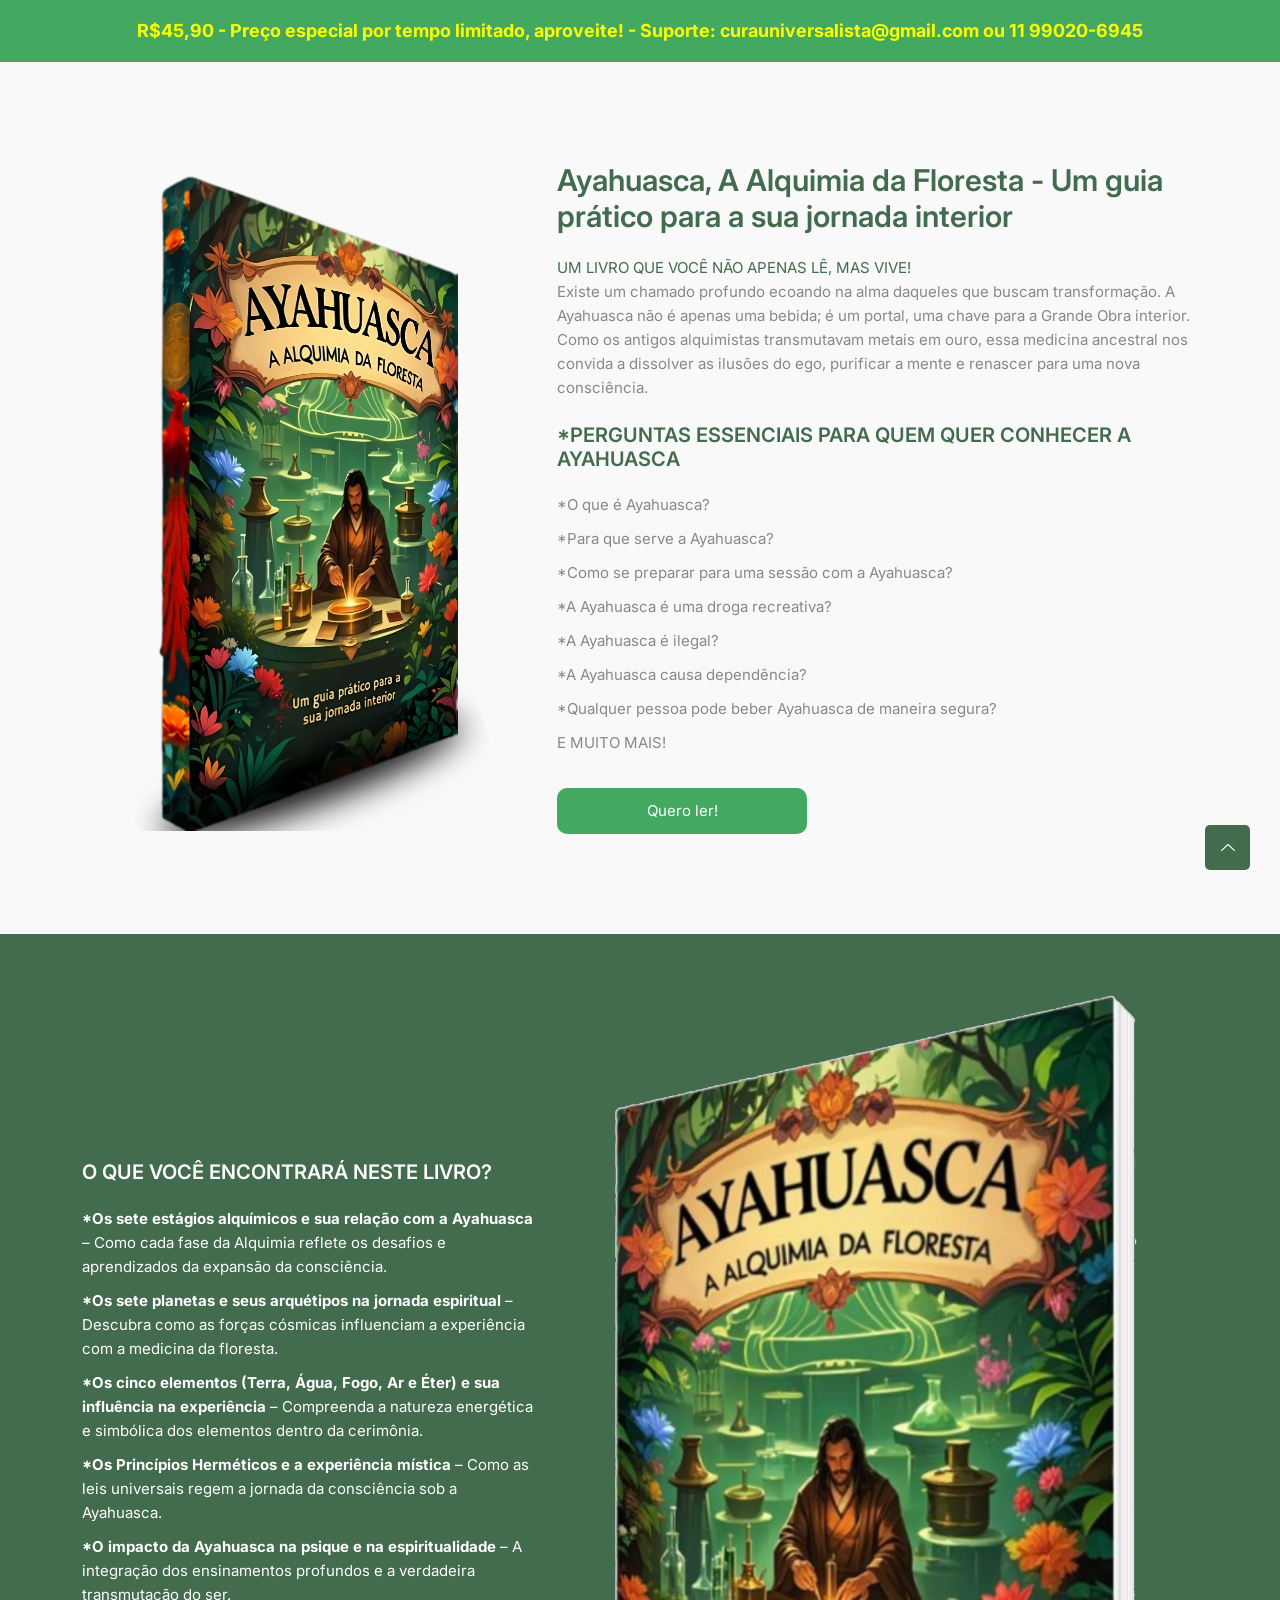
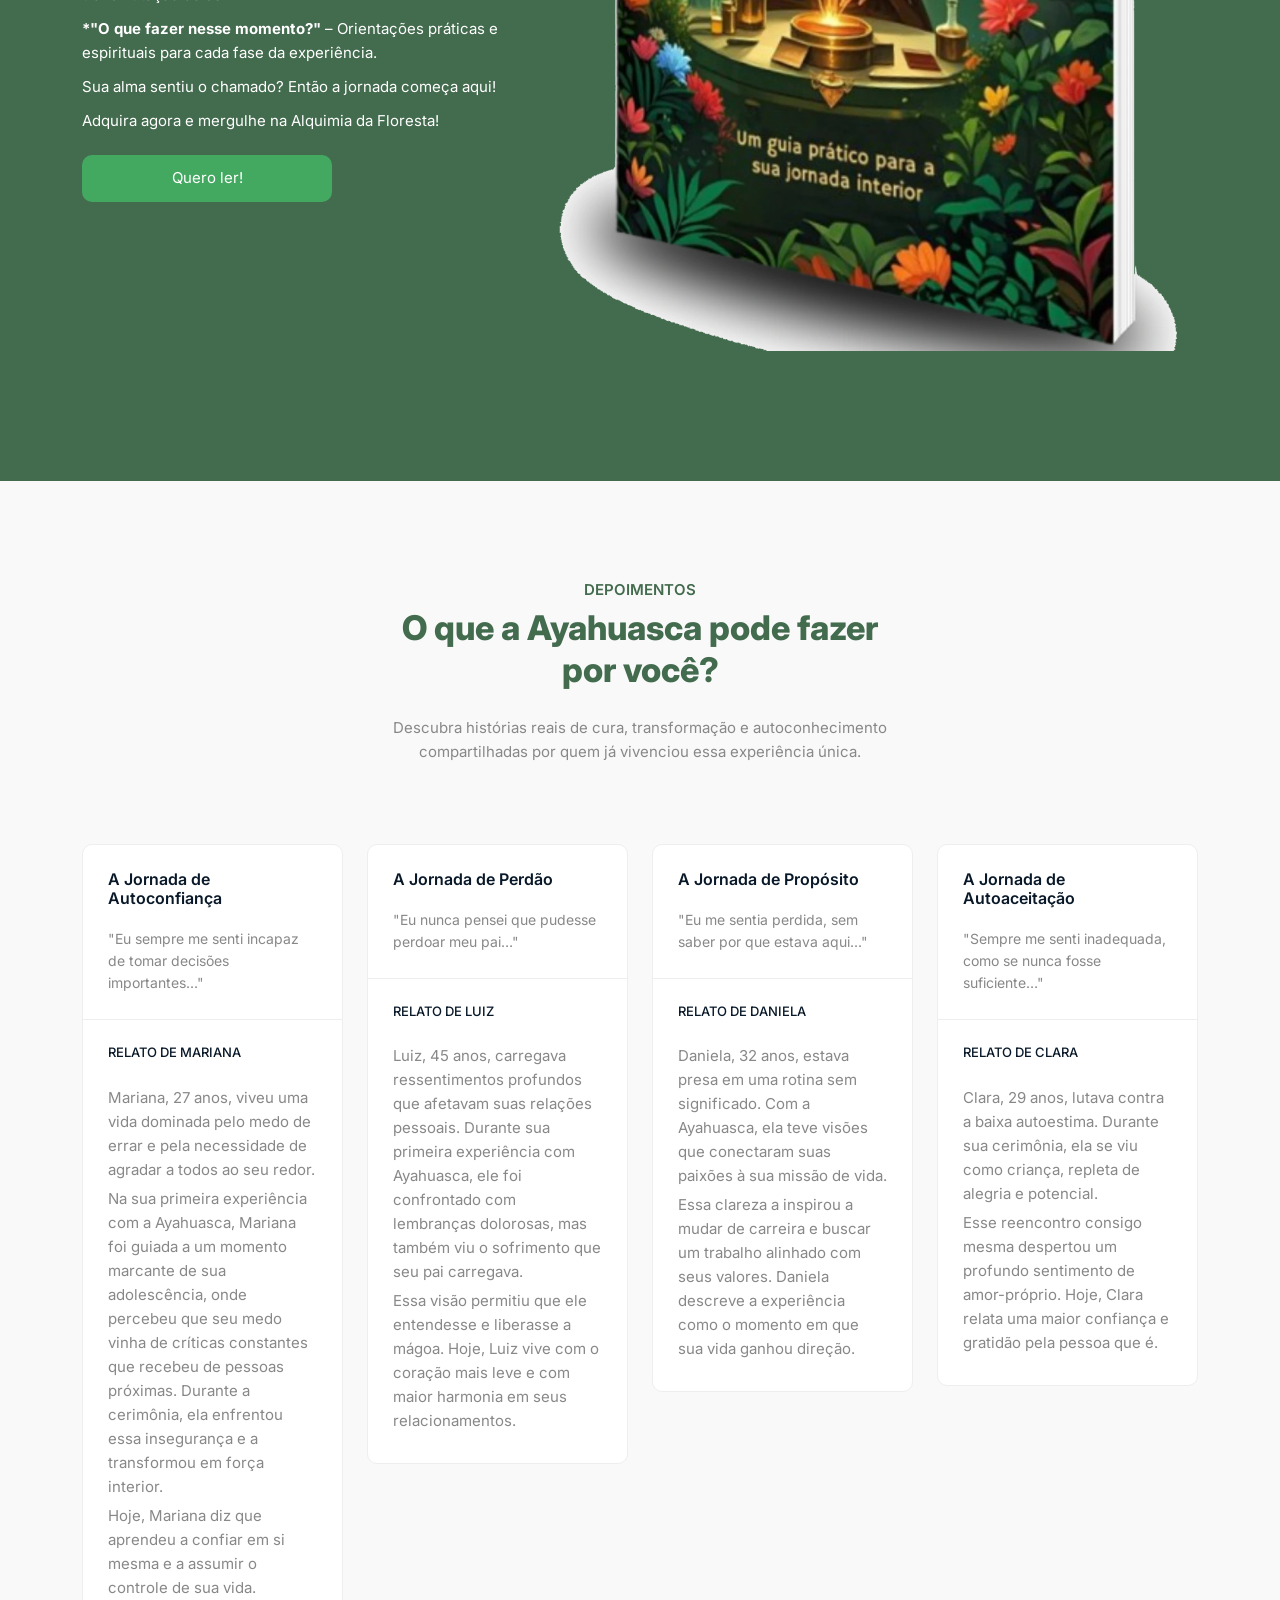
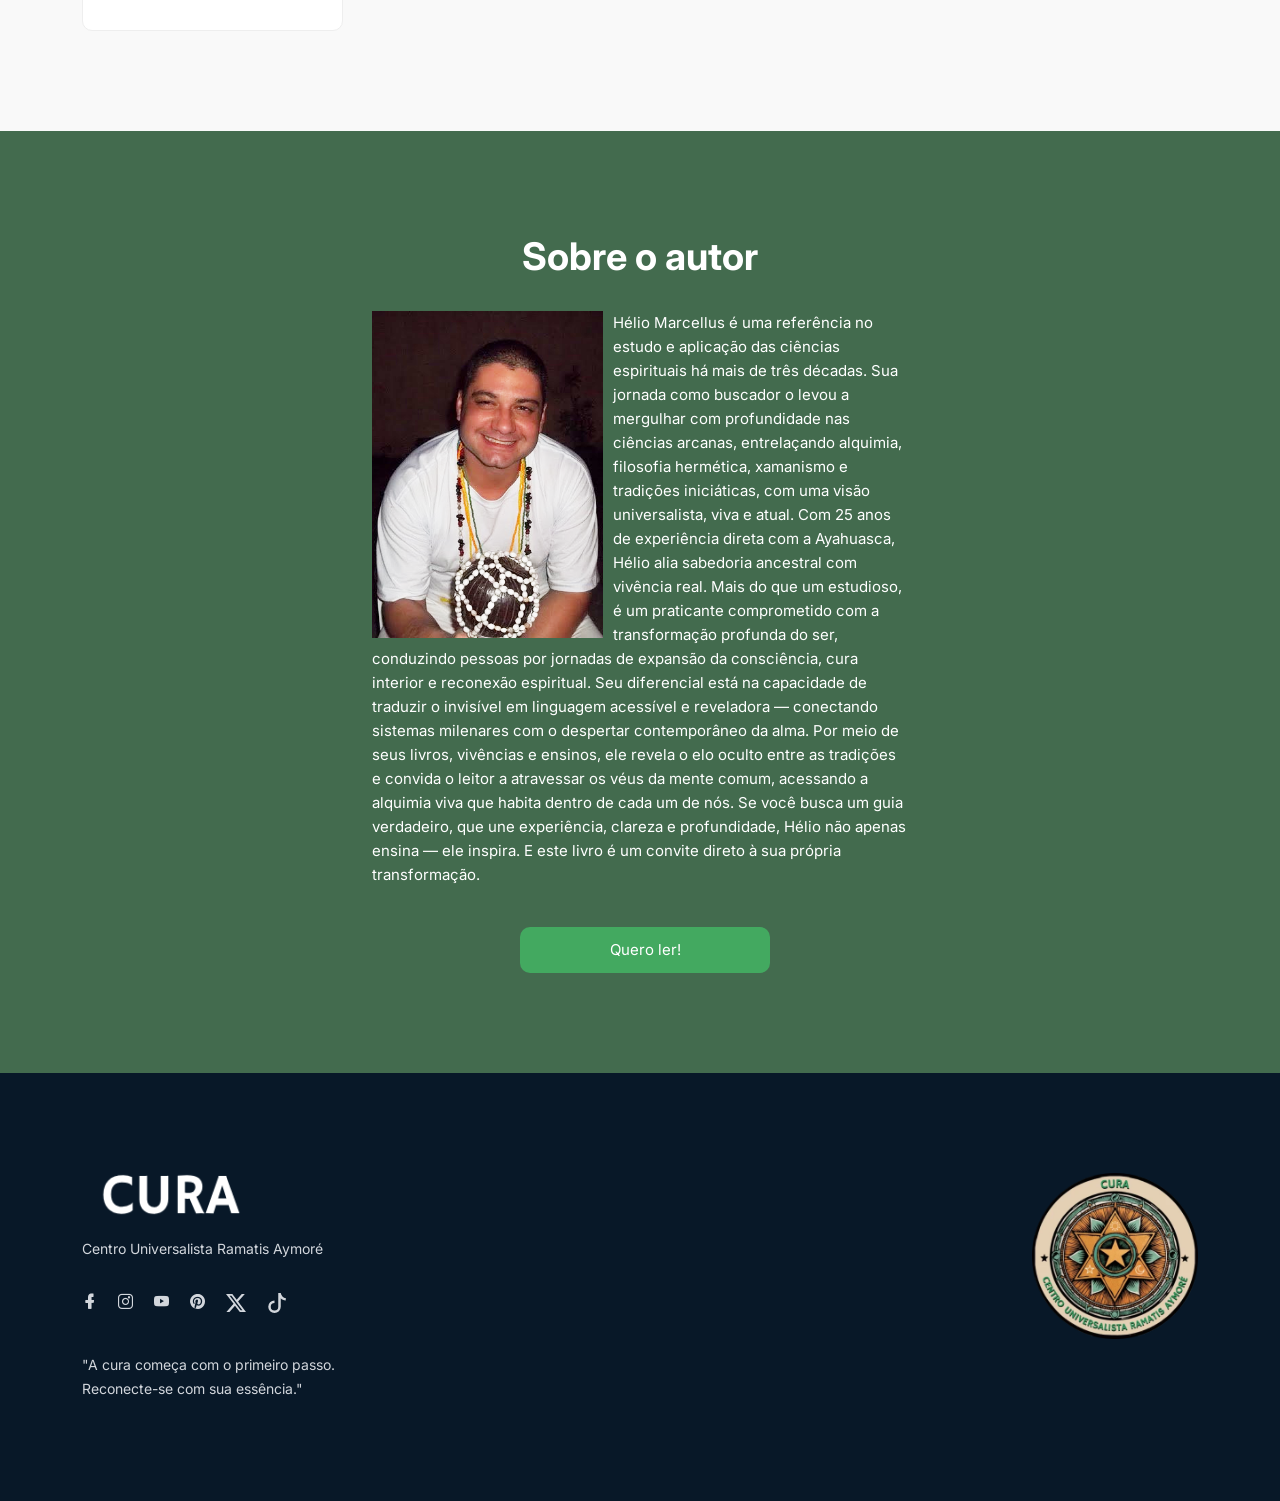
<file: ayahuascamonetizze.html>
<!DOCTYPE html>
<html class="no-js" lang="zxx">

<head>
    <meta charset="utf-8" />
    <meta http-equiv="x-ua-compatible" content="ie=edge" />
    <link rel="canonical" href="https://ayahuascacura.com.br/ayahuasca" />
    <title>Ayahuasca | Livro, Ayahuasca, A Alquimia da Floresta - Um guia prático para a sua jornada interior</title>
    <meta name="description"
        content="Descubra o poder da Ayahuasca. Compre o livro 'Ayahuasca, A Alquimia da Floresta - Um guia prático para a sua ojrnada interior'">
    <meta name="google-site-verification" content="yQWKBa59wOINhasr2r6CUK8NOKJN7Av8TUHRrqQOMSo" />
    <meta name="viewport" content="width=device-width, initial-scale=1" />
    <meta name="keywords" content="Ayahuasca, Alquimia" />
    <meta name="viewport" content="width=device-width, initial-scale=1" />
    <link rel="shortcut icon" type="image/x-icon" href="assets/images/favicon.svg" />
    <!-- Produto: Livro Ayahuasca - A Alquimia da Floresta (com todos os dados aprimorados) -->
    <script type="application/ld+json">
        {
          "@context": "https://schema.org",
          "@type": "Product",
          "name": "Ayahuasca, A Alquimia da Floresta",
          "image": "https://ayahuascacura.com.br/assets/images/ayahuasca/livro-capa.webp",
          "description": "Um guia profundo sobre a Ayahuasca e Alquimia, explorando cura espiritual, autoconhecimento e expansão da consciência.",
          "brand": {
            "@type": "Brand",
            "name": "CURA - Centro Universalista Ramatis Aymoré"
          },
          "offers": {
            "@type": "Offer",
            "url": "https://ayahuascacura.com.br/",
            "priceCurrency": "BRL",
            "price": 54.90,
            "priceValidUntil": "2025-12-31",
            "itemCondition": "https://schema.org/NewCondition",
            "availability": "https://schema.org/InStock",
            "shippingDetails": {
              "@type": "OfferShippingDetails",
              "shippingDestination": {
                "@type": "DefinedRegion",
                "addressCountry": {
                  "@type": "Country",
                  "name": "BR"
                }
              },
              "deliveryTime": {
                "@type": "ShippingDeliveryTime",
                "handlingTime": {
                  "@type": "QuantitativeValue",
                  "minValue": 1,
                  "maxValue": 2,
                  "unitCode": "d"
                },
                "transitTime": {
                  "@type": "QuantitativeValue",
                  "minValue": 2,
                  "maxValue": 7,
                  "unitCode": "d"
                }
              },
              "shippingRate": {
                "@type": "MonetaryAmount",
                "value": 0,
                "currency": "BRL"
              }
            },
            "hasMerchantReturnPolicy": {
              "@type": "MerchantReturnPolicy",
              "returnPolicyCategory": "https://schema.org/MerchantReturnFiniteReturnWindow",
              "applicableCountry": {
                "@type": "Country",
                "name": "BR"
              },
              "merchantReturnDays": 7,
              "returnMethod": "ReturnByMail",
              "returnFees": "FreeReturn"
            }
          },
          "aggregateRating": {
            "@type": "AggregateRating",
            "ratingValue": "4.8",
            "reviewCount": 35
          },
          "review": [
            {
              "@type": "Review",
              "author": {
                "@type": "Person",
                "name": "Helio Marcellus"
              },
              "datePublished": "2025-03-01",
              "reviewRating": {
                "@type": "Rating",
                "ratingValue": 5
              },
              "reviewBody": "Esse livro mudou minha vida! Uma jornada espiritual incrível."
            },
            {
              "@type": "Review",
              "author": {
                "@type": "Person",
                "name": "Maria Oliveira"
              },
              "datePublished": "2025-02-28",
              "reviewRating": {
                "@type": "Rating",
                "ratingValue": 4
              },
              "reviewBody": "Uma leitura essencial para quem busca autoconhecimento."
            }
          ]
        }
        </script>

    <!-- ========================= CSS here ========================= -->
    <link rel="stylesheet" href="assets/css/bootstrap.min.css" />
    <link rel="stylesheet" href="assets/css/LineIcons.2.0.css" />
    <link rel="stylesheet" href="assets/css/animate.css" />
    <link rel="stylesheet" href="assets/css/tiny-slider.css" />
    <link rel="stylesheet" href="assets/css/glightbox.min.css" />
    <link rel="stylesheet" href="assets/css/main.css" />
</head>

<body>
    <!--[if lte IE 9]>
      <p class="browserupgrade">
        You are using an <strong>outdated</strong> browser. Please
        <a href="https://browsehappy.com/">upgrade your browser</a> to improve
        your experience and security.
      </p>
    <![endif]-->

    <!-- Preloader -->
    <!-- <div class="preloader">
        <div class="preloader-inner">
            <div class="preloader-icon">
                <span></span>
                <span></span>
            </div>
        </div>
    </div> -->
    <!-- /End Preloader -->

    <!-- End Hero Area -->
    <section id="Bem-vindos" class="features top"
        style="min-width: 100%; padding: 20px 0 20px 0; text-align: center; background-color: #43a960;">
        <h1 style="font-size: 18px; font-weight: bold; color: yellow;">R$45,90 - Preço especial por tempo limitado, aproveite! - Suporte: curauniversalista@gmail.com ou 11 99020-6945
        </h1>
    </section>
    <section id="livro" class="features section">
        <div class="container">
            <div class="row align-items-center">
                <div class="col-lg-5 col-md-12 col-12">
                    <div class="hero-image wow fadeInRight" data-wow-delay=".4s">
                        <img src="assets/images/ayahuasca/CapaLivro.webp" alt="Ayahuasca, A Alquimia da Floresta">
                    </div>
                </div>
                <div class="col-lg-7 col-md-12 col-12 slider">
                    <div class="hero-content">
                        <h3 class="wow fadeInLeft" data-wow-delay=".4s" style="color: #436B4E;">Ayahuasca, A Alquimia da
                            Floresta - Um guia prático para a sua jornada interior</h3>
                        <br>
                        <p class="wow fadeInUp" data-wow-delay=".6s" style="color: #436B4E;">UM LIVRO QUE VOCÊ NÃO
                            APENAS LÊ, MAS VIVE!</p>
                        <p class="wow fadeInUp" data-wow-delay=".2s">Existe um chamado profundo ecoando na alma daqueles
                            que buscam transformação. A Ayahuasca não é apenas uma bebida; é um portal, uma chave para a
                            Grande Obra interior. Como os antigos alquimistas transmutavam metais em ouro, essa medicina
                            ancestral nos convida a dissolver as ilusões do ego, purificar a mente e renascer para uma
                            nova consciência.</p>

                        <br>
                        <h5 class="wow zoomIn" data-wow-delay=".2s" style="color: #436B4E;">*PERGUNTAS ESSENCIAIS PARA
                            QUEM QUER CONHECER A AYAHUASCA</h5>
                        <br>
                        <p class="wow fadeInUp" data-wow-delay=".2s" style="padding-bottom: 10px;">*O que é Ayahuasca?
                        </p>
                        <p class="wow fadeInUp" data-wow-delay=".2s" style="padding-bottom: 10px;">*Para que serve a
                            Ayahuasca?</p>
                        <p class="wow fadeInUp" data-wow-delay=".2s" style="padding-bottom: 10px;">*Como se preparar
                            para uma sessão com a Ayahuasca?</p>
                        <p class="wow fadeInUp" data-wow-delay=".2s" style="padding-bottom: 10px;">*A Ayahuasca é uma
                            droga recreativa?</p>
                        <p class="wow fadeInUp" data-wow-delay=".2s" style="padding-bottom: 10px;">*A Ayahuasca é
                            ilegal?</p>
                        <p class="wow fadeInUp" data-wow-delay=".2s" style="padding-bottom: 10px;">*A Ayahuasca causa
                            dependência?</p>
                        <p class="wow fadeInUp" data-wow-delay=".2s" style="padding-bottom: 10px;">*Qualquer pessoa pode
                            beber Ayahuasca de maneira segura?</p>
                        <p class="wow fadeInUp" data-wow-delay=".2s" style="padding-bottom: 10px;">E MUITO MAIS!</p>
                        <br>
                        <a class="contact-button wow fadeInUp" href="https://app.monetizze.com.br/checkout/KKP416518" target="_blank"
                            style="min-width: 250px; margin: 0 auto; text-align: center; color: #ffffff; background-color: #43a960;">Quero
                            ler!
                        </a>
                    </div>
                </div>
            </div>
        </div>
    </section>

    <section id="atendimento" class="our-achievement section">
        <div class="container" style="margin-top: -75px;">
            <div class="row align-items-center">
                <!-- Texto Persuasivo -->
                <div class="col-lg-5 col-md-12 col-12">
                    <div class="content" style="text-align: left; color: #ffffff!important">
                        <br>
                        <h5 class="wow zoomIn" data-wow-delay=".2s" style="color: #ffffff;">O QUE VOCÊ ENCONTRARÁ NESTE
                            LIVRO?</h5>
                        <br>
                        <p class="wow fadeInUp" data-wow-delay=".4s" style="padding-bottom: 10px;"><strong>*Os sete
                                estágios alquímicos e sua relação com a
                                Ayahuasca</strong> – Como cada fase da Alquimia reflete os desafios e aprendizados da
                            expansão da
                            consciência.</p>
                        <p class="wow fadeInUp" data-wow-delay=".4s" style="padding-bottom: 10px;"><strong>*Os sete
                                planetas e seus arquétipos na jornada
                                espiritual</strong> – Descubra como as forças cósmicas influenciam a experiência com a
                            medicina da
                            floresta.</p>
                        <p class="wow fadeInUp" data-wow-delay=".4s" style="padding-bottom: 10px;"><strong>*Os cinco
                                elementos (Terra, Água, Fogo, Ar e Éter)
                                e sua influência na experiência</strong> – Compreenda a natureza energética e simbólica
                            dos elementos
                            dentro da cerimônia.</p>
                        <p class="wow fadeInUp" data-wow-delay=".5s" style="padding-bottom: 10px;"><strong>*Os
                                Princípios Herméticos e a experiência mística</strong> –
                            Como as leis universais regem a jornada da consciência sob a Ayahuasca.</p>
                        <p class="wow fadeInUp" data-wow-delay=".5s" style="padding-bottom: 10px;"><strong>*O impacto da
                                Ayahuasca na psique e na
                                espiritualidade</strong> – A integração dos ensinamentos profundos e a verdadeira
                            transmutação do
                            ser.</p>
                        <p class="wow fadeInUp" data-wow-delay=".5s" style="padding-bottom: 10px;"><strong>*"O que fazer
                                nesse momento?"</strong> – Orientações
                            práticas e espirituais para cada fase da experiência.</p>

                        <p class="wow fadeInUp" data-wow-delay=".2s" style="padding-bottom: 10px;">Sua alma sentiu o
                            chamado? Então a jornada começa
                            aqui!
                        <p class="wow fadeInUp" data-wow-delay=".2s">Adquira agora e mergulhe na Alquimia da Floresta!
                        </p>
                        <br>
                        <a class="contact-button wow fadeInUp" href="https://app.monetizze.com.br/checkout/KKP416518" target="_blank"
                            style="min-width: 250px; margin: 0 auto; text-align: center; color: #ffffff; background-color: #43a960;">Quero
                            ler!
                        </a>
                    </div>
                </div>

                <!-- Imagem Impactante -->
                <div class="slider col-lg-7 col-md-12 col-12">
                    <div class="wow fadeInRight tns" style="direction: ltr" data-wow-delay=".8s">

                        <div class="hero-image wow fadeInRight" data-wow-delay=".4s">
                            <img src="assets/images/ayahuasca/CapaLivroDestaque.webp"
                                alt="#Ayahuasca, A Alquimia da Floresta style=" max-width: 70%;">
                        </div>

                    </div>
                </div>
            </div>
    </section>

    <!-- Start Pricing Table Area -->
    <section id="depoimentos" class="pricing-table section">
        <div class="container">
            <div class="row">
                <div class="col-12">
                    <div class="section-title">
                        <h3 class="wow zoomIn" data-wow-delay=".2s">Depoimentos</h3>
                        <h2 class="wow fadeInUp" data-wow-delay=".4s" style="text-transform: none; color: #436B4E;">O
                            que a Ayahuasca pode fazer por você?</h2>
                        <p class="wow fadeInUp" data-wow-delay=".6s">Descubra histórias reais de cura, transformação e
                            autoconhecimento compartilhadas por quem já vivenciou essa experiência única.</p>
                    </div>
                </div>
            </div>
            <div class="row">
                <div class="col-lg-3 col-md-6 col-12">
                    <!-- Single Table -->
                    <div class="single-table wow fadeInUp" data-wow-delay=".2s">
                        <!-- Table Head -->
                        <div class="table-head">
                            <h4 class="title">A Jornada de Autoconfiança</h4>
                            <p>"Eu sempre me senti incapaz de tomar decisões importantes..."</p>
                        </div>
                        <!-- End Table Head -->
                        <!-- Start Table Content -->
                        <div class="table-content">
                            <h4 class="middle-title">Relato de Mariana</h4>
                            <!-- Table List -->
                            <p>Mariana, 27 anos, viveu uma vida dominada pelo medo de errar e pela necessidade de
                                agradar a todos ao seu redor.</p>
                            <p>Na sua primeira experiência com a Ayahuasca, Mariana foi guiada a um momento marcante de
                                sua adolescência, onde percebeu que seu medo vinha de críticas constantes que recebeu de
                                pessoas próximas. Durante a cerimônia, ela enfrentou essa insegurança e a transformou em
                                força interior.</p>
                            <p>Hoje, Mariana diz que aprendeu a confiar em si mesma e a assumir o controle de sua vida.
                            </p>
                            <!-- End Table List -->
                        </div>
                        <!-- End Table Content -->
                    </div>
                    <!-- End Single Table-->
                </div>
                <div class="col-lg-3 col-md-6 col-12">
                    <!-- Single Table -->
                    <div class="single-table wow fadeInUp" data-wow-delay=".4s">
                        <!-- Table Head -->
                        <div class="table-head">
                            <h4 class="title">A Jornada de Perdão</h4>
                            <p>"Eu nunca pensei que pudesse perdoar meu pai…"</p>
                        </div>
                        <!-- End Table Head -->
                        <!-- Start Table Content -->
                        <div class="table-content">
                            <h4 class="middle-title">Relato de Luiz</h4>
                            <!-- Table List -->
                            <p>Luiz, 45 anos, carregava ressentimentos profundos que afetavam suas relações pessoais.
                                Durante sua primeira experiência com Ayahuasca, ele foi confrontado com lembranças
                                dolorosas, mas também viu o sofrimento que seu pai carregava.</p>
                            <p>Essa visão permitiu que ele entendesse e liberasse a mágoa. Hoje, Luiz vive com o coração
                                mais leve e com maior harmonia em seus relacionamentos.</p>
                            <!-- End Table List -->
                        </div>
                        <!-- End Table Content -->
                    </div>
                    <!-- End Single Table-->
                </div>
                <div class="col-lg-3 col-md-6 col-12">
                    <!-- Single Table -->
                    <div class="single-table wow fadeInUp" data-wow-delay=".6s">
                        <!-- Table Head -->
                        <div class="table-head">
                            <h4 class="title">A Jornada de Propósito</h4>
                            <p>"Eu me sentia perdida, sem saber por que estava aqui..."</p>
                        </div>
                        <!-- End Table Head -->
                        <!-- Start Table Content -->
                        <div class="table-content">
                            <h4 class="middle-title">Relato de Daniela</h4>
                            <!-- Table List -->
                            <ul class="table-list">
                                <p>Daniela, 32 anos, estava presa em uma rotina sem significado. Com a Ayahuasca, ela
                                    teve visões que conectaram suas paixões à sua missão de vida.</p>
                                <p>Essa clareza a inspirou a mudar de carreira e buscar um trabalho alinhado com seus
                                    valores. Daniela descreve a experiência como o momento em que sua vida ganhou
                                    direção.</p>
                            </ul>
                            <!-- End Table List -->
                        </div>
                        <!-- End Table Content -->
                    </div>
                    <!-- End Single Table-->
                </div>
                <div class="col-lg-3 col-md-6 col-12">
                    <!-- Single Table -->
                    <div class="single-table wow fadeInUp" data-wow-delay=".8s">
                        <!-- Table Head -->
                        <div class="table-head">
                            <h4 class="title">A Jornada de Autoaceitação</h4>
                            <p>"Sempre me senti inadequada, como se nunca fosse suficiente…"</p>
                        </div>
                        <!-- End Table Head -->
                        <!-- Start Table Content -->
                        <div class="table-content">
                            <h4 class="middle-title">Relato de Clara</h4>
                            <!-- Table List -->
                            <ul class="table-list">
                                <p>Clara, 29 anos, lutava contra a baixa autoestima. Durante sua cerimônia, ela se viu
                                    como criança, repleta de alegria e potencial.</p>
                                <p>Esse reencontro consigo mesma despertou um profundo sentimento de amor-próprio. Hoje,
                                    Clara relata uma maior confiança e gratidão pela pessoa que é.</p>
                            </ul>
                            <!-- End Table List -->
                        </div>
                        <!-- End Table Content -->
                    </div>
                    <!-- End Single Table-->
                </div>
            </div>
        </div>
    </section>
    <!--/ End Pricing Table Area -->

    <!-- Start Call To Action Area -->
    <section class="section call-action" id="contato">
        <div class="container">
            <div class="row">
                <div class="col-lg-8 offset-lg-2 col-md-12 col-12">
                    <div class="cta-content">
                        <h2 class="wow fadeInUp" data-wow-delay=".2s">Sobre o autor</h2>
                        <p class="wow fadeInUp" data-wow-delay=".4s" style="text-align: left;"><img
                                src="assets/images/hero/4.png" style="max-width: 45%; padding-right: 10px; float: left"
                                alt="Helio Marcellus"> Hélio Marcellus é uma referência no estudo e aplicação das
                            ciências espirituais
                            há mais de três décadas. Sua jornada como buscador o levou a mergulhar com profundidade nas
                            ciências arcanas, entrelaçando alquimia, filosofia hermética, xamanismo e tradições
                            iniciáticas, com uma visão universalista, viva e atual.

                            Com 25 anos de experiência direta com a Ayahuasca, Hélio alia sabedoria ancestral com
                            vivência real. Mais do que um estudioso, é um praticante comprometido com a transformação
                            profunda do ser, conduzindo pessoas por jornadas de expansão da consciência, cura interior e
                            reconexão espiritual.

                            Seu diferencial está na capacidade de traduzir o invisível em linguagem acessível e
                            reveladora — conectando sistemas milenares com o despertar contemporâneo da alma. Por meio
                            de seus livros, vivências e ensinos, ele revela o elo oculto entre as tradições e convida o
                            leitor a atravessar os véus da mente comum, acessando a alquimia viva que habita dentro de
                            cada um de nós.

                            Se você busca um guia verdadeiro, que une experiência, clareza e profundidade, Hélio não
                            apenas ensina — ele inspira. E este livro é um convite direto à sua própria transformação.
                        </p>
                        <div class="button add-list-button">
                            <a class="contact-button wow fadeInUp" href="https://app.monetizze.com.br/checkout/KKP416518"
                                target="_blank"
                                style="min-width: 250px; margin: 0 auto; text-align: center; color: #ffffff; background-color: #43a960;">Quero
                                ler!
                            </a>
                        </div>
                    </div>
                </div>
            </div>
        </div>
    </section>
    <!-- End Call To Action Area -->

    <!-- Start Footer Area -->
    <footer class="footer">
        <!-- Start Footer Top -->
        <div class="footer-top">
            <div class="container">
                <div class="row">
                    <div class="col-lg-4 col-md-4 col-12">
                        <!-- Single Widget -->
                        <div class="single-footer f-about">
                            <div class="logo">
                                <a href="index.html">
                                    <img src="assets/images/logo/white-logo.svg" alt="Logo CURA">
                                </a>
                            </div>
                            <p>Centro Universalista Ramatis Aymoré</p>
                            <ul class="social">
                                <li><a href="https://www.facebook.com/profile.php?id=61567346652976" target="_blank"
                                        alt="Siga-nos no Facebook!"><i class="lni lni-facebook-filled"></i></a></li>
                                <li><a href="https://www.instagram.com/cura.ayahuasca/" target="_blank"
                                        alt="Siga-nos no Instagram!"><i class="lni lni-instagram"></i></a></li>
                                <li><a href="https://www.youtube.com/@Cura.Ayahuasca" target="_blank"><i
                                            class="lni lni-youtube"></i></a></li>
                                <li><a href="https://br.pinterest.com/AyahuascaAlquimia" target="_blank"><i
                                            class="lni lni-pinterest"></i></a></li>
                                <li>
                                    <a href="https://x.com/AYAHUASCA__CURA" target="_blank" title="X (Twitter)">
                                        <!-- Ícone do X (Twitter) via SVG -->
                                        <svg xmlns="http://www.w3.org/2000/svg" width="20" height="20"
                                            fill="currentColor" viewBox="0 0 16 16">
                                            <path
                                                d="M12.6.75h2.454l-5.36 6.142L16 15.25h-4.937l-3.867-5.07-4.425 5.07H.316l5.733-6.57L0 .75h5.063l3.495 4.633L12.601.75Zm-.86 13.028h1.36L4.323 2.145H2.865z" />
                                        </svg>
                                    </a>
                                </li>
                                <li>
                                    <a href="https://www.tiktok.com/@ayahuasca_cura" target="_blank" title="TikTok">
                                        <!-- Ícone do TikTok via SVG -->
                                        <svg xmlns="http://www.w3.org/2000/svg" width="20" height="20"
                                            fill="currentColor" viewBox="0 0 16 16">
                                            <path
                                                d="M9 0h1.98c.144.715.54 1.617 1.235 2.512C12.895 3.389 13.797 4 15 4v2c-1.753 0-3.07-.814-4-1.829V11a5 5 0 1 1-5-5v2a3 3 0 1 0 3 3z" />
                                        </svg>
                                    </a>
                                </li>
                            </ul>
                            <p class="copyright-text">"A cura começa com o primeiro passo. <br />Reconecte-se com sua
                                essência."
                            </p>
                        </div>
                        <!-- End Single Widget -->
                    </div>
                    <div class="col-lg-8 col-md-8 col-12">
                        <div class="row">
                            <div class="col-lg-3 col-md-6 col-12">
                                <!-- Single Widget -->
                                <div class="single-footer f-link">
                                </div>
                                <!-- End Single Widget -->
                            </div>
                            <div class="col-lg-3 col-md-6 col-12">
                                <!-- Single Widget -->
                                <div class="single-footer f-link">
                                </div>
                                <!-- End Single Widget -->
                            </div>
                            <div class="col-lg-3 col-md-6 col-12">
                                <!-- Single Widget -->
                                <div class="single-footer f-link">
                                </div>
                                <!-- End Single Widget -->
                            </div>
                            <div class="col-lg-3 col-md-6 col-12">
                                <!-- Single Widget -->
                                <div class="single-footer f-link">
                                    <div class="hero-image wow fadeInRight" data-wow-delay=".4s">
                                        <img src="assets/images/ayahuasca/LogoCURA.webp" alt="Logo CURA">
                                    </div>
                                </div>
                                <!-- End Single Widget -->
                            </div>
                        </div>
                    </div>
                </div>
            </div>
        </div>
        <!--/ End Footer Top -->
    </footer>
    <!--/ End Footer Area -->

    <!-- ========================= scroll-top ========================= -->
    <a href="#" class="scroll-top">
        <i class="lni lni-chevron-up"></i>
    </a>

    <!-- ========================= JS here ========================= -->
    <style>
        .carousel-item {
            img {
                max-height: 500px;
            }
        }

        .carousel-control-next-icon {
            color: #436B4E !important;
        }
    </style>
    <script src="assets/js/bootstrap.min.js"></script>
    <script src="assets/js/wow.min.js"></script>
    <script src="assets/js/tiny-slider.js"></script>
    <script src="assets/js/glightbox.min.js"></script>
    <script src="assets/js/count-up.min.js"></script>
    <script src="assets/js/main.js"></script>
    <script type="text/javascript">

        //====== counter up 
        var cu = new counterUp({
            start: 0,
            duration: 2000,
            intvalues: true,
            interval: 100,
            append: " ",
        });
        cu.start();
    </script>

    <script type="text/javascript">
        document.addEventListener('DOMContentLoaded', () => {
            // IDs dos dois carrosséis
            const carousels = [
                { id: 'bootstrap-gallery-carousel' },
                { id: 'bootstrap-gallery-carousel2' },
            ];

            // Inicializar ambos os carrosséis com autoplay
            carousels.forEach(({ id }) => {
                const carouselEl = document.getElementById(id);

                if (carouselEl) {
                    const carouselInstance = new bootstrap.Carousel(carouselEl, {
                        interval: 8000,  // Tempo entre os slides
                        wrap: true,      // Loop contínuo
                        pause: false,    // Não pausar ao passar o mouse
                    });

                    // Garantir que o lightGallery seja inicializado apenas uma vez
                    carouselEl.addEventListener('slide.bs.carousel', () => {
                        const container = carouselEl.querySelector('.carousel-inner');
                        if (!container.dataset.lightGalleryInitialized) {
                            window.lightGallery(container, {
                                plugins: [lgThumbnail],
                                selector: '.lg-item',
                            });
                            container.dataset.lightGalleryInitialized = 'true';
                        }
                    });

                    // Iniciar o autoplay manualmente após um pequeno atraso para ambos
                    setTimeout(() => {
                        carouselInstance.cycle();  // Reforça o autoplay
                    }, 9000);
                }
            });
        });
    </script>
</body>

</html>
</file>
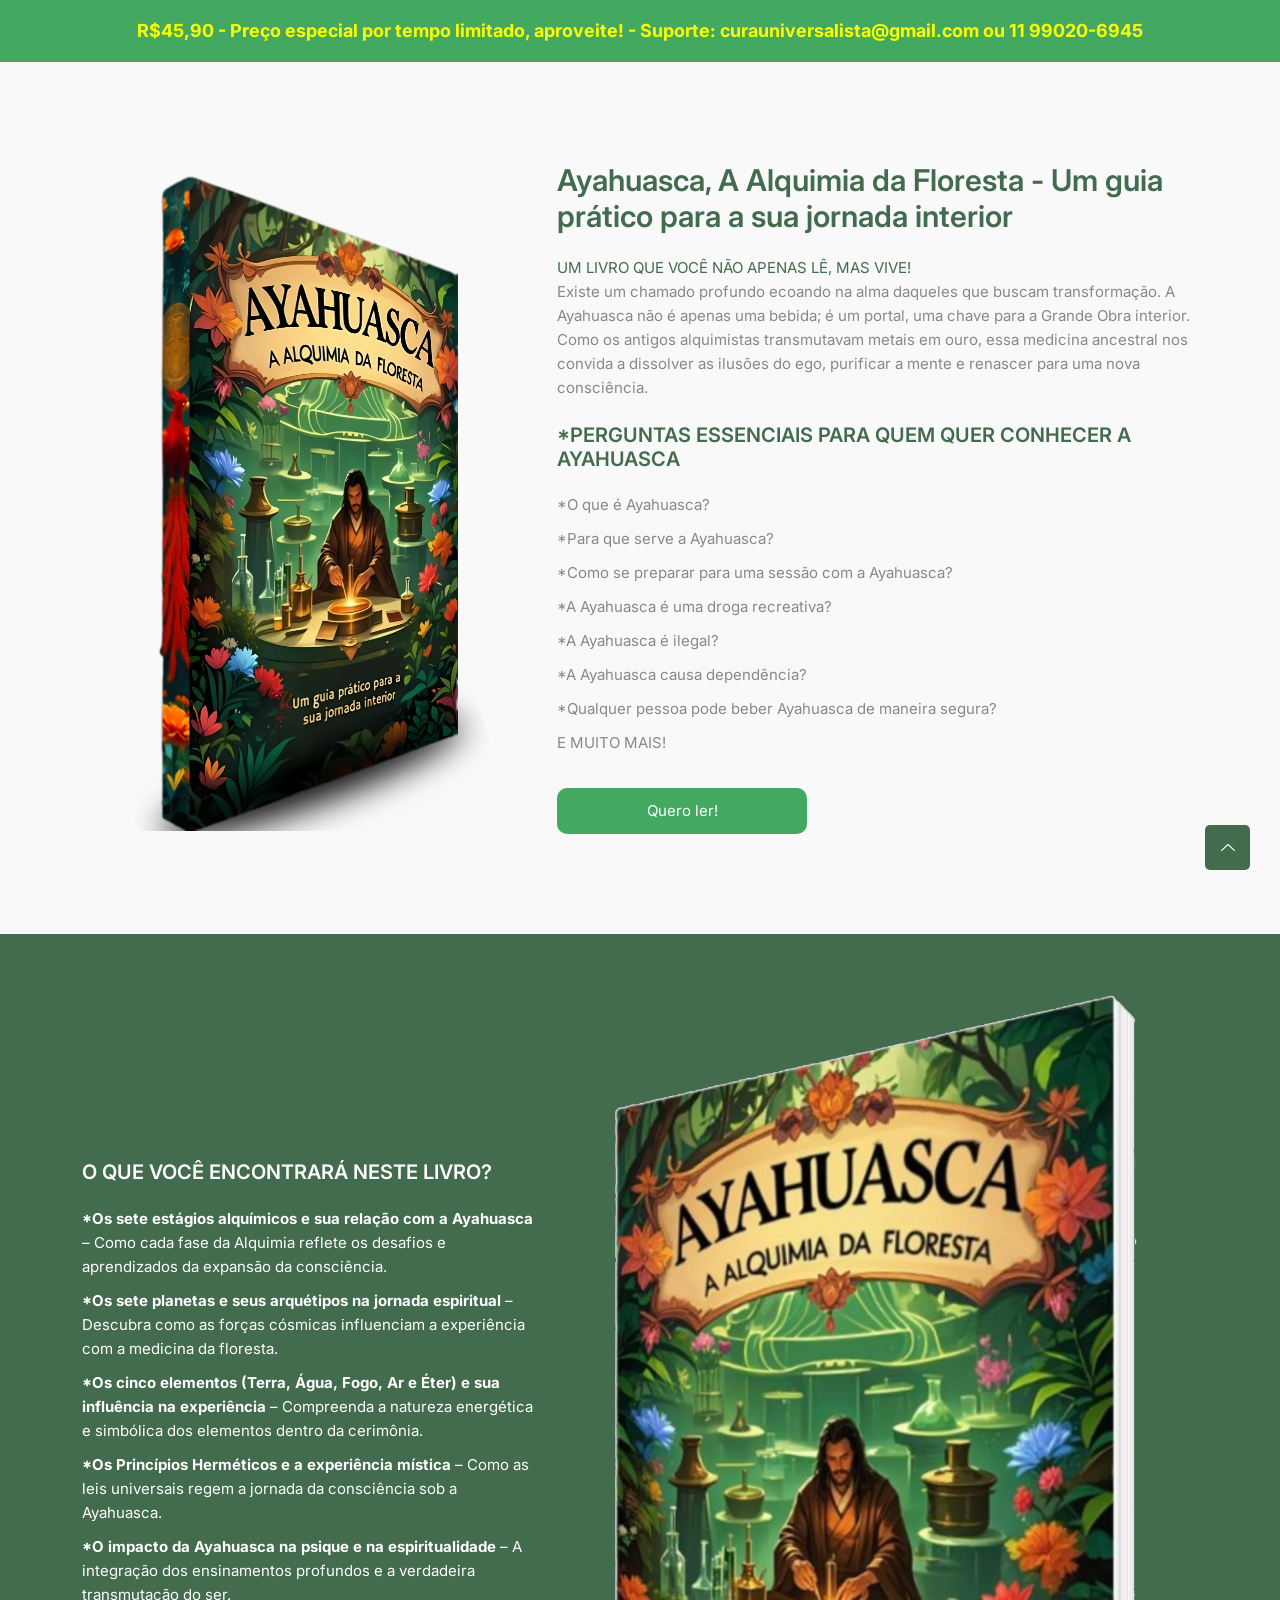
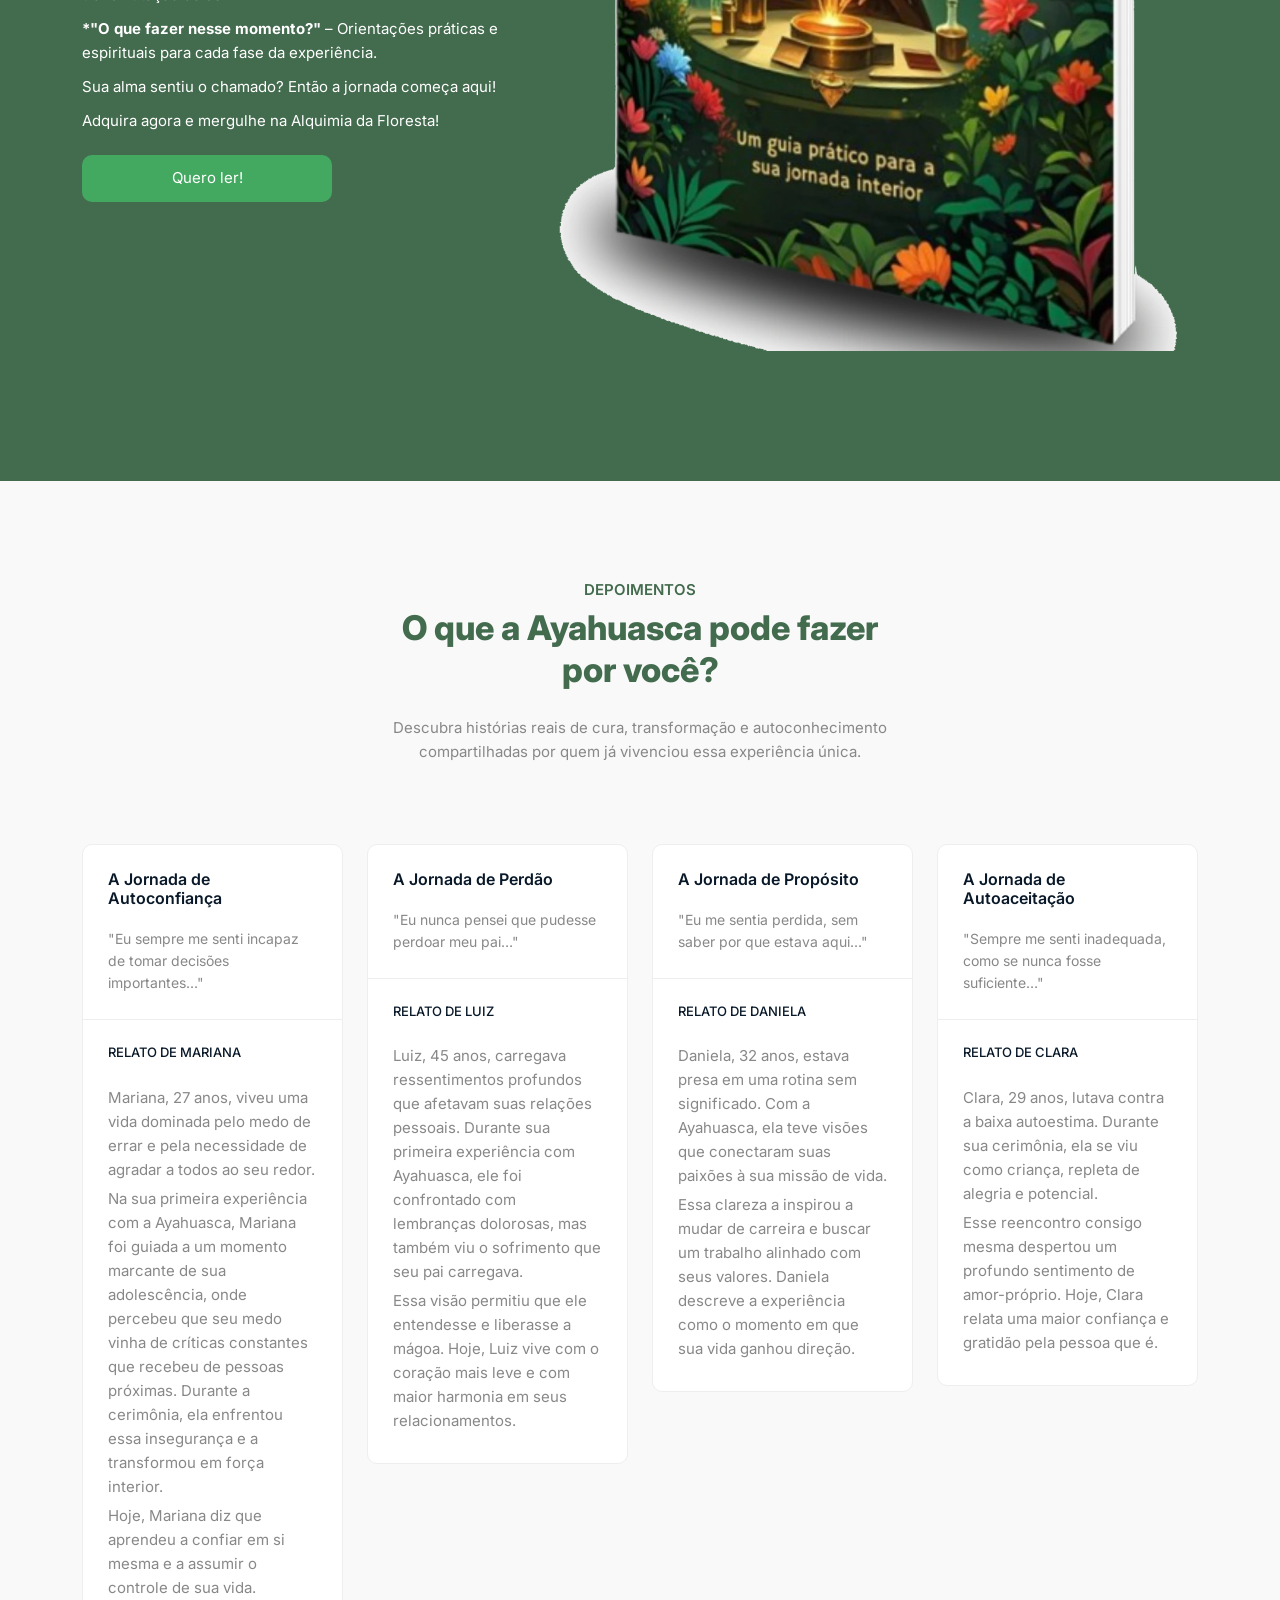
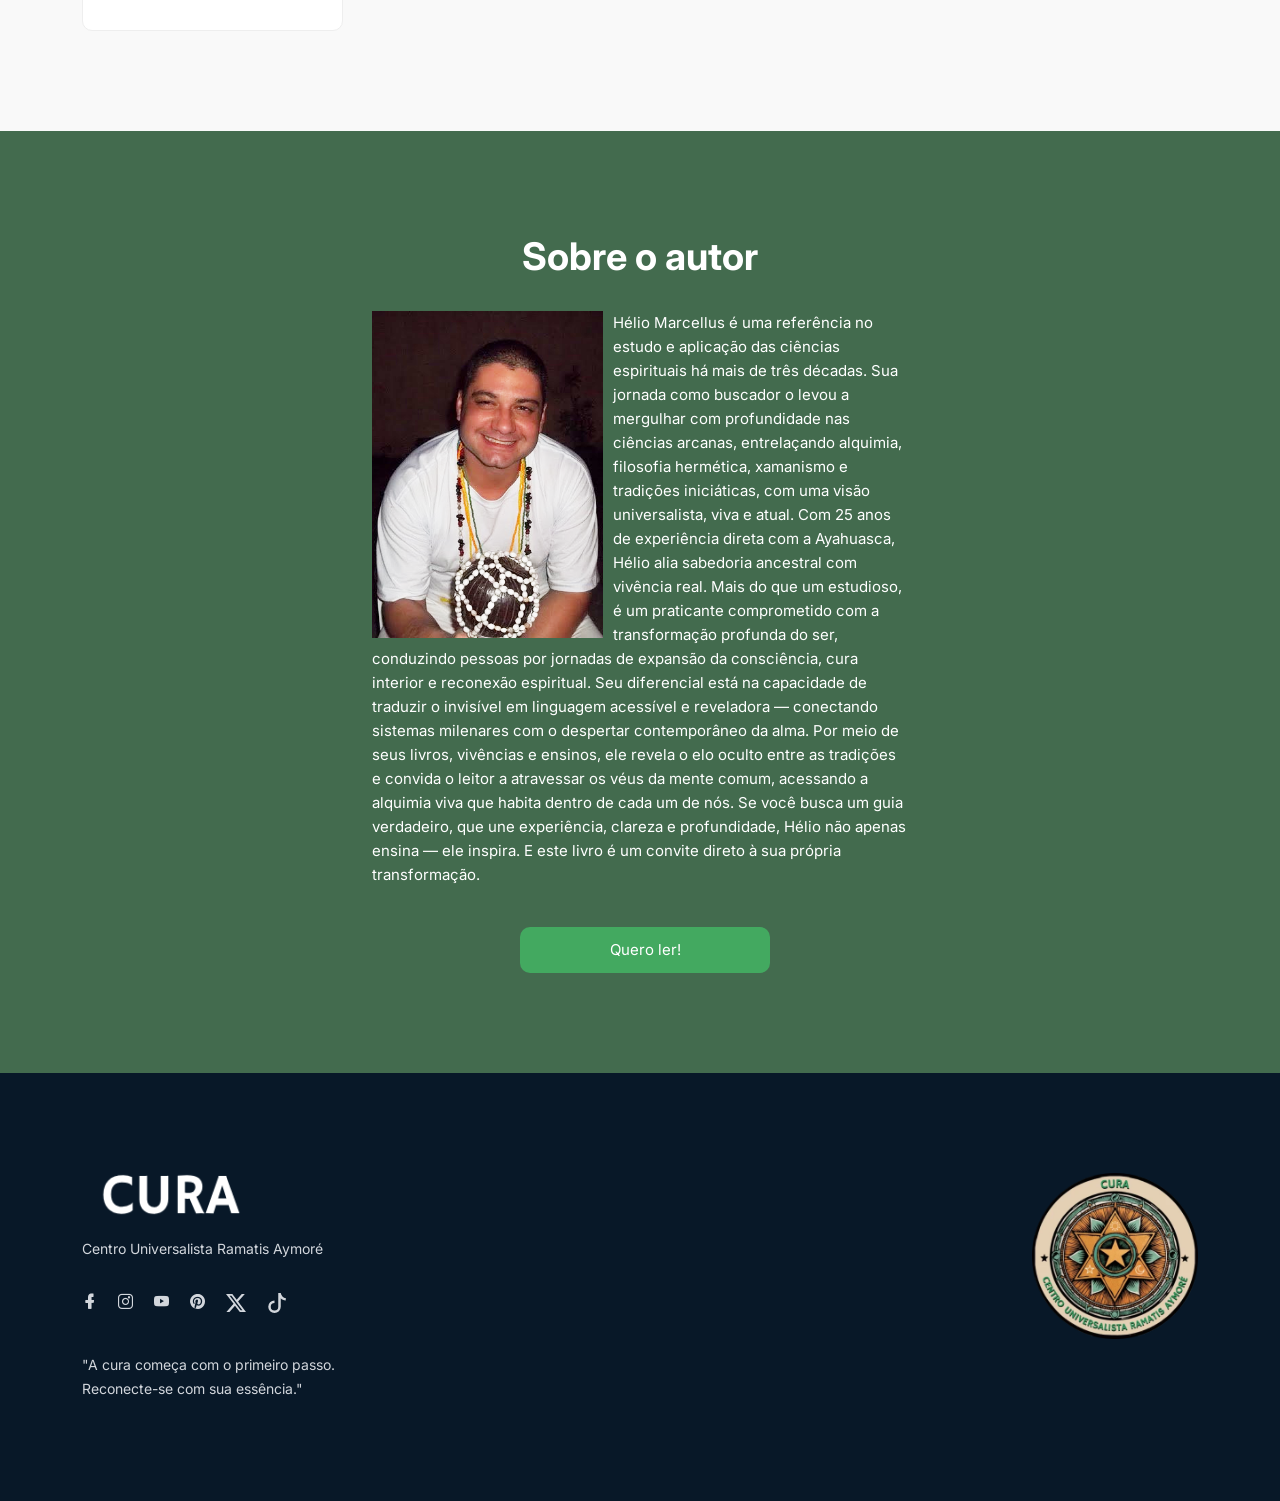
<file: ayahuascaperfectpay.html>
<!DOCTYPE html>
<html class="no-js" lang="zxx">

<head>
    <meta charset="utf-8" />
    <meta http-equiv="x-ua-compatible" content="ie=edge" />
    <link rel="canonical" href="https://ayahuascacura.com.br/ayahuasca" />
    <title>Ayahuasca | Livro: Ayahuasca, A Alquimia da Floresta - Um guia prático para a sua jornada interior</title>
    <meta name="description"
        content="Descubra o poder da Ayahuasca. Compre o livro 'Ayahuasca, A Alquimia da Floresta - Um guia prático para a sua ojrnada interior'">
    <meta name="google-site-verification" content="yQWKBa59wOINhasr2r6CUK8NOKJN7Av8TUHRrqQOMSo" />
    <meta name="viewport" content="width=device-width, initial-scale=1" />
    <meta name="keywords" content="Ayahuasca, Alquimia" />
    <meta name="viewport" content="width=device-width, initial-scale=1" />
    <link rel="shortcut icon" type="image/x-icon" href="assets/images/favicon.svg" />
    <!-- Produto: Livro Ayahuasca - A Alquimia da Floresta (com todos os dados aprimorados) -->
    <script type="application/ld+json">
        {
          "@context": "https://schema.org",
          "@type": "Product",
          "name": "Ayahuasca, A Alquimia da Floresta",
          "image": "https://ayahuascacura.com.br/assets/images/ayahuasca/livro-capa.webp",
          "description": "Um guia profundo sobre a Ayahuasca e Alquimia, explorando cura espiritual, autoconhecimento e expansão da consciência.",
          "brand": {
            "@type": "Brand",
            "name": "CURA - Centro Universalista Ramatis Aymoré"
          },
          "offers": {
            "@type": "Offer",
            "url": "https://ayahuascacura.com.br/",
            "priceCurrency": "BRL",
            "price": 54.90,
            "priceValidUntil": "2025-12-31",
            "itemCondition": "https://schema.org/NewCondition",
            "availability": "https://schema.org/InStock",
            "shippingDetails": {
              "@type": "OfferShippingDetails",
              "shippingDestination": {
                "@type": "DefinedRegion",
                "addressCountry": {
                  "@type": "Country",
                  "name": "BR"
                }
              },
              "deliveryTime": {
                "@type": "ShippingDeliveryTime",
                "handlingTime": {
                  "@type": "QuantitativeValue",
                  "minValue": 1,
                  "maxValue": 2,
                  "unitCode": "d"
                },
                "transitTime": {
                  "@type": "QuantitativeValue",
                  "minValue": 2,
                  "maxValue": 7,
                  "unitCode": "d"
                }
              },
              "shippingRate": {
                "@type": "MonetaryAmount",
                "value": 0,
                "currency": "BRL"
              }
            },
            "hasMerchantReturnPolicy": {
              "@type": "MerchantReturnPolicy",
              "returnPolicyCategory": "https://schema.org/MerchantReturnFiniteReturnWindow",
              "applicableCountry": {
                "@type": "Country",
                "name": "BR"
              },
              "merchantReturnDays": 7,
              "returnMethod": "ReturnByMail",
              "returnFees": "FreeReturn"
            }
          },
          "aggregateRating": {
            "@type": "AggregateRating",
            "ratingValue": "4.8",
            "reviewCount": 35
          },
          "review": [
            {
              "@type": "Review",
              "author": {
                "@type": "Person",
                "name": "Helio Marcellus"
              },
              "datePublished": "2025-03-01",
              "reviewRating": {
                "@type": "Rating",
                "ratingValue": 5
              },
              "reviewBody": "Esse livro mudou minha vida! Uma jornada espiritual incrível."
            },
            {
              "@type": "Review",
              "author": {
                "@type": "Person",
                "name": "Maria Oliveira"
              },
              "datePublished": "2025-02-28",
              "reviewRating": {
                "@type": "Rating",
                "ratingValue": 4
              },
              "reviewBody": "Uma leitura essencial para quem busca autoconhecimento."
            }
          ]
        }
        </script>

    <!-- ========================= CSS here ========================= -->
    <link rel="stylesheet" href="assets/css/bootstrap.min.css" />
    <link rel="stylesheet" href="assets/css/LineIcons.2.0.css" />
    <link rel="stylesheet" href="assets/css/animate.css" />
    <link rel="stylesheet" href="assets/css/tiny-slider.css" />
    <link rel="stylesheet" href="assets/css/glightbox.min.css" />
    <link rel="stylesheet" href="assets/css/main.css" />
</head>

<body>
    <!--[if lte IE 9]>
      <p class="browserupgrade">
        You are using an <strong>outdated</strong> browser. Please
        <a href="https://browsehappy.com/">upgrade your browser</a> to improve
        your experience and security.
      </p>
    <![endif]-->

    <!-- Preloader -->
    <!-- <div class="preloader">
        <div class="preloader-inner">
            <div class="preloader-icon">
                <span></span>
                <span></span>
            </div>
        </div>
    </div> -->
    <!-- /End Preloader -->

    <!-- End Hero Area -->
    <section id="Bem-vindos" class="features top"
        style="min-width: 100%; padding: 20px 0 20px 0; text-align: center; background-color: #43a960;">
        <h1 style="font-size: 18px; font-weight: bold; color: yellow;">R$45,90 - Preço especial por tempo limitado, aproveite! - Suporte: curauniversalista@gmail.com ou 11 99020-6945
        </h1>
    </section>
    <section id="livro" class="features section">
        <div class="container">
            <div class="row align-items-center">
                <div class="col-lg-5 col-md-12 col-12">
                    <div class="hero-image wow fadeInRight" data-wow-delay=".4s">
                        <img src="assets/images/ayahuasca/CapaLivro.webp" alt="Ayahuasca, A Alquimia da Floresta">
                    </div>
                </div>
                <div class="col-lg-7 col-md-12 col-12 slider">
                    <div class="hero-content">
                        <h3 class="wow fadeInLeft" data-wow-delay=".4s" style="color: #436B4E;">Ayahuasca, A Alquimia da
                            Floresta - Um guia prático para a sua jornada interior</h3>
                        <br>
                        <p class="wow fadeInUp" data-wow-delay=".6s" style="color: #436B4E;">UM LIVRO QUE VOCÊ NÃO
                            APENAS LÊ, MAS VIVE!</p>
                        <p class="wow fadeInUp" data-wow-delay=".2s">Existe um chamado profundo ecoando na alma daqueles
                            que buscam transformação. A Ayahuasca não é apenas uma bebida; é um portal, uma chave para a
                            Grande Obra interior. Como os antigos alquimistas transmutavam metais em ouro, essa medicina
                            ancestral nos convida a dissolver as ilusões do ego, purificar a mente e renascer para uma
                            nova consciência.</p>

                        <br>
                        <h5 class="wow zoomIn" data-wow-delay=".2s" style="color: #436B4E;">*PERGUNTAS ESSENCIAIS PARA
                            QUEM QUER CONHECER A AYAHUASCA</h5>
                        <br>
                        <p class="wow fadeInUp" data-wow-delay=".2s" style="padding-bottom: 10px;">*O que é Ayahuasca?
                        </p>
                        <p class="wow fadeInUp" data-wow-delay=".2s" style="padding-bottom: 10px;">*Para que serve a
                            Ayahuasca?</p>
                        <p class="wow fadeInUp" data-wow-delay=".2s" style="padding-bottom: 10px;">*Como se preparar
                            para uma sessão com a Ayahuasca?</p>
                        <p class="wow fadeInUp" data-wow-delay=".2s" style="padding-bottom: 10px;">*A Ayahuasca é uma
                            droga recreativa?</p>
                        <p class="wow fadeInUp" data-wow-delay=".2s" style="padding-bottom: 10px;">*A Ayahuasca é
                            ilegal?</p>
                        <p class="wow fadeInUp" data-wow-delay=".2s" style="padding-bottom: 10px;">*A Ayahuasca causa
                            dependência?</p>
                        <p class="wow fadeInUp" data-wow-delay=".2s" style="padding-bottom: 10px;">*Qualquer pessoa pode
                            beber Ayahuasca de maneira segura?</p>
                        <p class="wow fadeInUp" data-wow-delay=".2s" style="padding-bottom: 10px;">E MUITO MAIS!</p>
                        <br>
                        <a class="contact-button wow fadeInUp" href="https://go.perfectpay.com.br/PPU38CPO3L4" target="_blank"
                            style="min-width: 250px; margin: 0 auto; text-align: center; color: #ffffff; background-color: #43a960;">Quero
                            ler!
                        </a>
                    </div>
                </div>
            </div>
        </div>
    </section>

    <section id="atendimento" class="our-achievement section">
        <div class="container" style="margin-top: -75px;">
            <div class="row align-items-center">
                <!-- Texto Persuasivo -->
                <div class="col-lg-5 col-md-12 col-12">
                    <div class="content" style="text-align: left; color: #ffffff!important">
                        <br>
                        <h5 class="wow zoomIn" data-wow-delay=".2s" style="color: #ffffff;">O QUE VOCÊ ENCONTRARÁ NESTE
                            LIVRO?</h5>
                        <br>
                        <p class="wow fadeInUp" data-wow-delay=".4s" style="padding-bottom: 10px;"><strong>*Os sete
                                estágios alquímicos e sua relação com a
                                Ayahuasca</strong> – Como cada fase da Alquimia reflete os desafios e aprendizados da
                            expansão da
                            consciência.</p>
                        <p class="wow fadeInUp" data-wow-delay=".4s" style="padding-bottom: 10px;"><strong>*Os sete
                                planetas e seus arquétipos na jornada
                                espiritual</strong> – Descubra como as forças cósmicas influenciam a experiência com a
                            medicina da
                            floresta.</p>
                        <p class="wow fadeInUp" data-wow-delay=".4s" style="padding-bottom: 10px;"><strong>*Os cinco
                                elementos (Terra, Água, Fogo, Ar e Éter)
                                e sua influência na experiência</strong> – Compreenda a natureza energética e simbólica
                            dos elementos
                            dentro da cerimônia.</p>
                        <p class="wow fadeInUp" data-wow-delay=".5s" style="padding-bottom: 10px;"><strong>*Os
                                Princípios Herméticos e a experiência mística</strong> –
                            Como as leis universais regem a jornada da consciência sob a Ayahuasca.</p>
                        <p class="wow fadeInUp" data-wow-delay=".5s" style="padding-bottom: 10px;"><strong>*O impacto da
                                Ayahuasca na psique e na
                                espiritualidade</strong> – A integração dos ensinamentos profundos e a verdadeira
                            transmutação do
                            ser.</p>
                        <p class="wow fadeInUp" data-wow-delay=".5s" style="padding-bottom: 10px;"><strong>*"O que fazer
                                nesse momento?"</strong> – Orientações
                            práticas e espirituais para cada fase da experiência.</p>

                        <p class="wow fadeInUp" data-wow-delay=".2s" style="padding-bottom: 10px;">Sua alma sentiu o
                            chamado? Então a jornada começa
                            aqui!
                        <p class="wow fadeInUp" data-wow-delay=".2s">Adquira agora e mergulhe na Alquimia da Floresta!
                        </p>
                        <br>
                        <a class="contact-button wow fadeInUp" href="https://go.perfectpay.com.br/PPU38CPO3L4" target="_blank"
                            style="min-width: 250px; margin: 0 auto; text-align: center; color: #ffffff; background-color: #43a960;">Quero
                            ler!
                        </a>
                    </div>
                </div>

                <!-- Imagem Impactante -->
                <div class="slider col-lg-7 col-md-12 col-12">
                    <div class="wow fadeInRight tns" style="direction: ltr" data-wow-delay=".8s">

                        <div class="hero-image wow fadeInRight" data-wow-delay=".4s">
                            <img src="assets/images/ayahuasca/CapaLivroDestaque.webp"
                                alt="#Ayahuasca, A Alquimia da Floresta style=" max-width: 70%;">
                        </div>

                    </div>
                </div>
            </div>
    </section>

    <!-- Start Pricing Table Area -->
    <section id="depoimentos" class="pricing-table section">
        <div class="container">
            <div class="row">
                <div class="col-12">
                    <div class="section-title">
                        <h3 class="wow zoomIn" data-wow-delay=".2s">Depoimentos</h3>
                        <h2 class="wow fadeInUp" data-wow-delay=".4s" style="text-transform: none; color: #436B4E;">O
                            que a Ayahuasca pode fazer por você?</h2>
                        <p class="wow fadeInUp" data-wow-delay=".6s">Descubra histórias reais de cura, transformação e
                            autoconhecimento compartilhadas por quem já vivenciou essa experiência única.</p>
                    </div>
                </div>
            </div>
            <div class="row">
                <div class="col-lg-3 col-md-6 col-12">
                    <!-- Single Table -->
                    <div class="single-table wow fadeInUp" data-wow-delay=".2s">
                        <!-- Table Head -->
                        <div class="table-head">
                            <h4 class="title">A Jornada de Autoconfiança</h4>
                            <p>"Eu sempre me senti incapaz de tomar decisões importantes..."</p>
                        </div>
                        <!-- End Table Head -->
                        <!-- Start Table Content -->
                        <div class="table-content">
                            <h4 class="middle-title">Relato de Mariana</h4>
                            <!-- Table List -->
                            <p>Mariana, 27 anos, viveu uma vida dominada pelo medo de errar e pela necessidade de
                                agradar a todos ao seu redor.</p>
                            <p>Na sua primeira experiência com a Ayahuasca, Mariana foi guiada a um momento marcante de
                                sua adolescência, onde percebeu que seu medo vinha de críticas constantes que recebeu de
                                pessoas próximas. Durante a cerimônia, ela enfrentou essa insegurança e a transformou em
                                força interior.</p>
                            <p>Hoje, Mariana diz que aprendeu a confiar em si mesma e a assumir o controle de sua vida.
                            </p>
                            <!-- End Table List -->
                        </div>
                        <!-- End Table Content -->
                    </div>
                    <!-- End Single Table-->
                </div>
                <div class="col-lg-3 col-md-6 col-12">
                    <!-- Single Table -->
                    <div class="single-table wow fadeInUp" data-wow-delay=".4s">
                        <!-- Table Head -->
                        <div class="table-head">
                            <h4 class="title">A Jornada de Perdão</h4>
                            <p>"Eu nunca pensei que pudesse perdoar meu pai…"</p>
                        </div>
                        <!-- End Table Head -->
                        <!-- Start Table Content -->
                        <div class="table-content">
                            <h4 class="middle-title">Relato de Luiz</h4>
                            <!-- Table List -->
                            <p>Luiz, 45 anos, carregava ressentimentos profundos que afetavam suas relações pessoais.
                                Durante sua primeira experiência com Ayahuasca, ele foi confrontado com lembranças
                                dolorosas, mas também viu o sofrimento que seu pai carregava.</p>
                            <p>Essa visão permitiu que ele entendesse e liberasse a mágoa. Hoje, Luiz vive com o coração
                                mais leve e com maior harmonia em seus relacionamentos.</p>
                            <!-- End Table List -->
                        </div>
                        <!-- End Table Content -->
                    </div>
                    <!-- End Single Table-->
                </div>
                <div class="col-lg-3 col-md-6 col-12">
                    <!-- Single Table -->
                    <div class="single-table wow fadeInUp" data-wow-delay=".6s">
                        <!-- Table Head -->
                        <div class="table-head">
                            <h4 class="title">A Jornada de Propósito</h4>
                            <p>"Eu me sentia perdida, sem saber por que estava aqui..."</p>
                        </div>
                        <!-- End Table Head -->
                        <!-- Start Table Content -->
                        <div class="table-content">
                            <h4 class="middle-title">Relato de Daniela</h4>
                            <!-- Table List -->
                            <ul class="table-list">
                                <p>Daniela, 32 anos, estava presa em uma rotina sem significado. Com a Ayahuasca, ela
                                    teve visões que conectaram suas paixões à sua missão de vida.</p>
                                <p>Essa clareza a inspirou a mudar de carreira e buscar um trabalho alinhado com seus
                                    valores. Daniela descreve a experiência como o momento em que sua vida ganhou
                                    direção.</p>
                            </ul>
                            <!-- End Table List -->
                        </div>
                        <!-- End Table Content -->
                    </div>
                    <!-- End Single Table-->
                </div>
                <div class="col-lg-3 col-md-6 col-12">
                    <!-- Single Table -->
                    <div class="single-table wow fadeInUp" data-wow-delay=".8s">
                        <!-- Table Head -->
                        <div class="table-head">
                            <h4 class="title">A Jornada de Autoaceitação</h4>
                            <p>"Sempre me senti inadequada, como se nunca fosse suficiente…"</p>
                        </div>
                        <!-- End Table Head -->
                        <!-- Start Table Content -->
                        <div class="table-content">
                            <h4 class="middle-title">Relato de Clara</h4>
                            <!-- Table List -->
                            <ul class="table-list">
                                <p>Clara, 29 anos, lutava contra a baixa autoestima. Durante sua cerimônia, ela se viu
                                    como criança, repleta de alegria e potencial.</p>
                                <p>Esse reencontro consigo mesma despertou um profundo sentimento de amor-próprio. Hoje,
                                    Clara relata uma maior confiança e gratidão pela pessoa que é.</p>
                            </ul>
                            <!-- End Table List -->
                        </div>
                        <!-- End Table Content -->
                    </div>
                    <!-- End Single Table-->
                </div>
            </div>
        </div>
    </section>
    <!--/ End Pricing Table Area -->

    <!-- Start Call To Action Area -->
    <section class="section call-action" id="contato">
        <div class="container">
            <div class="row">
                <div class="col-lg-8 offset-lg-2 col-md-12 col-12">
                    <div class="cta-content">
                        <h2 class="wow fadeInUp" data-wow-delay=".2s">Sobre o autor</h2>
                        <p class="wow fadeInUp" data-wow-delay=".4s" style="text-align: left;"><img
                                src="assets/images/hero/4.png" style="max-width: 45%; padding-right: 10px; float: left"
                                alt="Helio Marcellus"> Hélio Marcellus é uma referência no estudo e aplicação das
                            ciências espirituais
                            há mais de três décadas. Sua jornada como buscador o levou a mergulhar com profundidade nas
                            ciências arcanas, entrelaçando alquimia, filosofia hermética, xamanismo e tradições
                            iniciáticas, com uma visão universalista, viva e atual.

                            Com 25 anos de experiência direta com a Ayahuasca, Hélio alia sabedoria ancestral com
                            vivência real. Mais do que um estudioso, é um praticante comprometido com a transformação
                            profunda do ser, conduzindo pessoas por jornadas de expansão da consciência, cura interior e
                            reconexão espiritual.

                            Seu diferencial está na capacidade de traduzir o invisível em linguagem acessível e
                            reveladora — conectando sistemas milenares com o despertar contemporâneo da alma. Por meio
                            de seus livros, vivências e ensinos, ele revela o elo oculto entre as tradições e convida o
                            leitor a atravessar os véus da mente comum, acessando a alquimia viva que habita dentro de
                            cada um de nós.

                            Se você busca um guia verdadeiro, que une experiência, clareza e profundidade, Hélio não
                            apenas ensina — ele inspira. E este livro é um convite direto à sua própria transformação.
                        </p>
                        <div class="button add-list-button">
                            <a class="contact-button wow fadeInUp" href="https://go.perfectpay.com.br/PPU38CPO3L4"
                                target="_blank"
                                style="min-width: 250px; margin: 0 auto; text-align: center; color: #ffffff; background-color: #43a960;">Quero
                                ler!
                            </a>
                        </div>
                    </div>
                </div>
            </div>
        </div>
    </section>
    <!-- End Call To Action Area -->

    <!-- Start Footer Area -->
    <footer class="footer">
        <!-- Start Footer Top -->
        <div class="footer-top">
            <div class="container">
                <div class="row">
                    <div class="col-lg-4 col-md-4 col-12">
                        <!-- Single Widget -->
                        <div class="single-footer f-about">
                            <div class="logo">
                                <a href="index.html">
                                    <img src="assets/images/logo/white-logo.svg" alt="Logo CURA">
                                </a>
                            </div>
                            <p>Centro Universalista Ramatis Aymoré</p>
                            <ul class="social">
                                <li><a href="https://www.facebook.com/profile.php?id=61567346652976" target="_blank"
                                        alt="Siga-nos no Facebook!"><i class="lni lni-facebook-filled"></i></a></li>
                                <li><a href="https://www.instagram.com/cura.ayahuasca/" target="_blank"
                                        alt="Siga-nos no Instagram!"><i class="lni lni-instagram"></i></a></li>
                                <li><a href="https://www.youtube.com/@Cura.Ayahuasca" target="_blank"><i
                                            class="lni lni-youtube"></i></a></li>
                                <li><a href="https://br.pinterest.com/AyahuascaAlquimia" target="_blank"><i
                                            class="lni lni-pinterest"></i></a></li>
                                <li>
                                    <a href="https://x.com/AYAHUASCA__CURA" target="_blank" title="X (Twitter)">
                                        <!-- Ícone do X (Twitter) via SVG -->
                                        <svg xmlns="http://www.w3.org/2000/svg" width="20" height="20"
                                            fill="currentColor" viewBox="0 0 16 16">
                                            <path
                                                d="M12.6.75h2.454l-5.36 6.142L16 15.25h-4.937l-3.867-5.07-4.425 5.07H.316l5.733-6.57L0 .75h5.063l3.495 4.633L12.601.75Zm-.86 13.028h1.36L4.323 2.145H2.865z" />
                                        </svg>
                                    </a>
                                </li>
                                <li>
                                    <a href="https://www.tiktok.com/@ayahuasca_cura" target="_blank" title="TikTok">
                                        <!-- Ícone do TikTok via SVG -->
                                        <svg xmlns="http://www.w3.org/2000/svg" width="20" height="20"
                                            fill="currentColor" viewBox="0 0 16 16">
                                            <path
                                                d="M9 0h1.98c.144.715.54 1.617 1.235 2.512C12.895 3.389 13.797 4 15 4v2c-1.753 0-3.07-.814-4-1.829V11a5 5 0 1 1-5-5v2a3 3 0 1 0 3 3z" />
                                        </svg>
                                    </a>
                                </li>
                            </ul>
                            <p class="copyright-text">"A cura começa com o primeiro passo. <br />Reconecte-se com sua
                                essência."
                            </p>
                        </div>
                        <!-- End Single Widget -->
                    </div>
                    <div class="col-lg-8 col-md-8 col-12">
                        <div class="row">
                            <div class="col-lg-3 col-md-6 col-12">
                                <!-- Single Widget -->
                                <div class="single-footer f-link">
                                </div>
                                <!-- End Single Widget -->
                            </div>
                            <div class="col-lg-3 col-md-6 col-12">
                                <!-- Single Widget -->
                                <div class="single-footer f-link">
                                </div>
                                <!-- End Single Widget -->
                            </div>
                            <div class="col-lg-3 col-md-6 col-12">
                                <!-- Single Widget -->
                                <div class="single-footer f-link">
                                </div>
                                <!-- End Single Widget -->
                            </div>
                            <div class="col-lg-3 col-md-6 col-12">
                                <!-- Single Widget -->
                                <div class="single-footer f-link">
                                    <div class="hero-image wow fadeInRight" data-wow-delay=".4s">
                                        <img src="assets/images/ayahuasca/LogoCURA.webp" alt="Logo CURA">
                                    </div>
                                </div>
                                <!-- End Single Widget -->
                            </div>
                        </div>
                    </div>
                </div>
            </div>
        </div>
        <!--/ End Footer Top -->
    </footer>
    <!--/ End Footer Area -->

    <!-- ========================= scroll-top ========================= -->
    <a href="#" class="scroll-top">
        <i class="lni lni-chevron-up"></i>
    </a>

    <!-- ========================= JS here ========================= -->
    <style>
        .carousel-item {
            img {
                max-height: 500px;
            }
        }

        .carousel-control-next-icon {
            color: #436B4E !important;
        }
    </style>
    <script src="assets/js/bootstrap.min.js"></script>
    <script src="assets/js/wow.min.js"></script>
    <script src="assets/js/tiny-slider.js"></script>
    <script src="assets/js/glightbox.min.js"></script>
    <script src="assets/js/count-up.min.js"></script>
    <script src="assets/js/main.js"></script>
    <script type="text/javascript">

        //====== counter up 
        var cu = new counterUp({
            start: 0,
            duration: 2000,
            intvalues: true,
            interval: 100,
            append: " ",
        });
        cu.start();
    </script>

    <script type="text/javascript">
        document.addEventListener('DOMContentLoaded', () => {
            // IDs dos dois carrosséis
            const carousels = [
                { id: 'bootstrap-gallery-carousel' },
                { id: 'bootstrap-gallery-carousel2' },
            ];

            // Inicializar ambos os carrosséis com autoplay
            carousels.forEach(({ id }) => {
                const carouselEl = document.getElementById(id);

                if (carouselEl) {
                    const carouselInstance = new bootstrap.Carousel(carouselEl, {
                        interval: 8000,  // Tempo entre os slides
                        wrap: true,      // Loop contínuo
                        pause: false,    // Não pausar ao passar o mouse
                    });

                    // Garantir que o lightGallery seja inicializado apenas uma vez
                    carouselEl.addEventListener('slide.bs.carousel', () => {
                        const container = carouselEl.querySelector('.carousel-inner');
                        if (!container.dataset.lightGalleryInitialized) {
                            window.lightGallery(container, {
                                plugins: [lgThumbnail],
                                selector: '.lg-item',
                            });
                            container.dataset.lightGalleryInitialized = 'true';
                        }
                    });

                    // Iniciar o autoplay manualmente após um pequeno atraso para ambos
                    setTimeout(() => {
                        carouselInstance.cycle();  // Reforça o autoplay
                    }, 9000);
                }
            });
        });
    </script>
</body>

</html>
</file>
<file: assets/css/tiny-slider.css>
.tns-outer{padding:0!important}.tns-outer [hidden]{display:none!important}.tns-outer [aria-controls],.tns-outer [data-action]{cursor:pointer}.tns-slider{-webkit-transition:all 0s;-moz-transition:all 0s;transition:all 0s}.tns-slider>.tns-item{-webkit-box-sizing:border-box;-moz-box-sizing:border-box;box-sizing:border-box}.tns-horizontal.tns-subpixel{white-space:nowrap}.tns-horizontal.tns-subpixel>.tns-item{display:inline-block;vertical-align:top;white-space:normal}.tns-horizontal.tns-no-subpixel:after{content:'';display:table;clear:both}.tns-horizontal.tns-no-subpixel>.tns-item{float:left}.tns-horizontal.tns-carousel.tns-no-subpixel>.tns-item{margin-right:-100%}.tns-no-calc{position:relative;left:0}.tns-gallery{position:relative;left:0;min-height:1px}.tns-gallery>.tns-item{position:absolute;left:-100%;-webkit-transition:transform 0s,opacity 0s;-moz-transition:transform 0s,opacity 0s;transition:transform 0s,opacity 0s}.tns-gallery>.tns-slide-active{position:relative;left:auto!important}.tns-gallery>.tns-moving{-webkit-transition:all .25s;-moz-transition:all .25s;transition:all .25s}.tns-autowidth{display:inline-block}.tns-lazy-img{-webkit-transition:opacity .6s;-moz-transition:opacity .6s;transition:opacity .6s;opacity:.6}.tns-lazy-img.tns-complete{opacity:1}.tns-ah{-webkit-transition:height 0s;-moz-transition:height 0s;transition:height 0s}.tns-ovh{overflow:hidden}.tns-visually-hidden{position:absolute;left:-10000em}.tns-transparent{opacity:0;visibility:hidden}.tns-fadeIn{opacity:1;filter:alpha(opacity=100);z-index:0}.tns-normal,.tns-fadeOut{opacity:0;filter:alpha(opacity=0);z-index:-1}.tns-vpfix{white-space:nowrap}.tns-vpfix>div,.tns-vpfix>li{display:inline-block}.tns-t-subp2{margin:0 auto;width:310px;position:relative;height:10px;overflow:hidden}.tns-t-ct{width:2333.3333333%;width:-webkit-calc(100% * 70/3);width:-moz-calc(100% * 70/3);width:calc(100% * 70/3);position:absolute;right:0}.tns-t-ct:after{content:'';display:table;clear:both}.tns-t-ct>div{width:1.4285714%;width:-webkit-calc(100%/70);width:-moz-calc(100%/70);width:calc(100%/70);height:10px;float:left}
</file>
<file: assets/css/main.css>
/*======================================
    Variables
========================================*/
/*======================================
    Normalize CSS
========================================*/
@import url("https://fonts.googleapis.com/css2?family=Inter:wght@100;200;300;400;500;600;700;800;900&display=swap");
html {
  scroll-behavior: smooth;
}

body {
  font-family: "Inter", sans-serif;
  font-weight: normal;
  font-style: normal;
  color: #888;
  overflow-x: hidden;
  font-size: 15px;
}

p {
  margin: 0;
  padding: 0;
  font-size: 15px;
  line-height: 24px;
}

* {
  margin: 0;
  padding: 0;
}

.navbar-toggler:focus,
a:focus,
input:focus,
textarea:focus,
button:focus,
.btn:focus,
.btn.focus,
.btn:not(:disabled):not(.disabled).active,
.btn:not(:disabled):not(.disabled):active {
  text-decoration: none;
  outline: none;
  outline: none !important;
  border-color: none !important;
  -webkit-box-shadow: none !important;
          box-shadow: none !important;
}

.form-check-input:checked {
  background-color: #436B4E;
  border-color: #6A4F4B;
}

select {
  -webkit-writing-mode: horizontal-tb !important;
  text-rendering: auto;
  color: #081828;
  letter-spacing: normal;
  word-spacing: normal;
  text-transform: none;
  text-indent: 0px;
  text-shadow: none;
  display: inline-block;
  text-align: start;
  -webkit-appearance: menulist;
     -moz-appearance: menulist;
          appearance: menulist;
  -webkit-box-sizing: border-box;
          box-sizing: border-box;
  -webkit-box-align: center;
      -ms-flex-align: center;
          align-items: center;
  white-space: pre;
  -webkit-rtl-ordering: logical;
  background-color: -internal-light-dark(white, #3b3b3b);
  cursor: default;
  margin: 0em;
  font: 400 14px;
  border-radius: 0px;
  border-width: 1px;
  border-style: solid;
  border-color: -internal-light-dark(#767676, #858585);
  -o-border-image: initial;
     border-image: initial;
}

span,
a {
  display: inline-block;
  text-decoration: none;
  transition: all 0.4s ease;
  -webkit-transition: all 0.4s ease;
  -moz-transition: all 0.4s ease;
}

audio,
canvas,
iframe,
img,
svg,
video {
  vertical-align: middle;
}

img {
  max-width: 100%;
}

h1,
h2,
h3,
h4,
h5,
h6 {
  font-weight: 600;
  margin: 0px;
  color: #081828;
}

h1 a,
h2 a,
h3 a,
h4 a,
h5 a,
h6 a {
  color: inherit;
}

h1 {
  font-size: 50px;
}

h2 {
  font-size: 40px;
}

h3 {
  font-size: 30px;
}

h4 {
  font-size: 25px;
}

h5 {
  font-size: 20px;
}

h6 {
  font-size: 16px;
}

ul,
ol {
  margin: 0px;
  padding: 0px;
  list-style-type: none;
}

.mt-5 {
  margin-top: 5px;
}

.mt-10 {
  margin-top: 10px;
}

.mt-15 {
  margin-top: 15px;
}

.mt-20 {
  margin-top: 20px;
}

.mt-25 {
  margin-top: 25px;
}

.mt-30 {
  margin-top: 30px;
}

.mt-35 {
  margin-top: 35px;
}

.mt-40 {
  margin-top: 40px;
}

.mt-45 {
  margin-top: 45px;
}

.mt-50 {
  margin-top: 50px;
}

.mt-55 {
  margin-top: 55px;
}

.mt-60 {
  margin-top: 60px;
}

.mt-65 {
  margin-top: 65px;
}

.mt-70 {
  margin-top: 70px;
}

.mt-75 {
  margin-top: 75px;
}

.mt-80 {
  margin-top: 80px;
}

.mt-85 {
  margin-top: 85px;
}

.mt-90 {
  margin-top: 90px;
}

.mt-95 {
  margin-top: 95px;
}

.mt-100 {
  margin-top: 100px;
}

.mt-105 {
  margin-top: 105px;
}

.mt-110 {
  margin-top: 110px;
}

.mt-115 {
  margin-top: 115px;
}

.mt-120 {
  margin-top: 120px;
}

.mt-125 {
  margin-top: 125px;
}

.mt-130 {
  margin-top: 130px;
}

.mt-135 {
  margin-top: 135px;
}

.mt-140 {
  margin-top: 140px;
}

.mt-145 {
  margin-top: 145px;
}

.mt-150 {
  margin-top: 150px;
}

.mt-155 {
  margin-top: 155px;
}

.mt-160 {
  margin-top: 160px;
}

.mt-165 {
  margin-top: 165px;
}

.mt-170 {
  margin-top: 170px;
}

.mt-175 {
  margin-top: 175px;
}

.mt-180 {
  margin-top: 180px;
}

.mt-185 {
  margin-top: 185px;
}

.mt-190 {
  margin-top: 190px;
}

.mt-195 {
  margin-top: 195px;
}

.mt-200 {
  margin-top: 200px;
}

.mt-205 {
  margin-top: 205px;
}

.mt-210 {
  margin-top: 210px;
}

.mt-215 {
  margin-top: 215px;
}

.mt-220 {
  margin-top: 220px;
}

.mt-225 {
  margin-top: 225px;
}

.mb-5 {
  margin-bottom: 5px;
}

.mb-10 {
  margin-bottom: 10px;
}

.mb-15 {
  margin-bottom: 15px;
}

.mb-20 {
  margin-bottom: 20px;
}

.mb-25 {
  margin-bottom: 25px;
}

.mb-30 {
  margin-bottom: 30px;
}

.mb-35 {
  margin-bottom: 35px;
}

.mb-40 {
  margin-bottom: 40px;
}

.mb-45 {
  margin-bottom: 45px;
}

.mb-50 {
  margin-bottom: 50px;
}

.mb-55 {
  margin-bottom: 55px;
}

.mb-60 {
  margin-bottom: 60px;
}

.mb-65 {
  margin-bottom: 65px;
}

.mb-70 {
  margin-bottom: 70px;
}

.mb-75 {
  margin-bottom: 75px;
}

.mb-80 {
  margin-bottom: 80px;
}

.mb-85 {
  margin-bottom: 85px;
}

.mb-90 {
  margin-bottom: 90px;
}

.mb-95 {
  margin-bottom: 95px;
}

.mb-100 {
  margin-bottom: 100px;
}

.mb-105 {
  margin-bottom: 105px;
}

.mb-110 {
  margin-bottom: 110px;
}

.mb-115 {
  margin-bottom: 115px;
}

.mb-120 {
  margin-bottom: 120px;
}

.mb-125 {
  margin-bottom: 125px;
}

.mb-130 {
  margin-bottom: 130px;
}

.mb-135 {
  margin-bottom: 135px;
}

.mb-140 {
  margin-bottom: 140px;
}

.mb-145 {
  margin-bottom: 145px;
}

.mb-150 {
  margin-bottom: 150px;
}

.mb-155 {
  margin-bottom: 155px;
}

.mb-160 {
  margin-bottom: 160px;
}

.mb-165 {
  margin-bottom: 165px;
}

.mb-170 {
  margin-bottom: 170px;
}

.mb-175 {
  margin-bottom: 175px;
}

.mb-180 {
  margin-bottom: 180px;
}

.mb-185 {
  margin-bottom: 185px;
}

.mb-190 {
  margin-bottom: 190px;
}

.mb-195 {
  margin-bottom: 195px;
}

.mb-200 {
  margin-bottom: 200px;
}

.mb-205 {
  margin-bottom: 205px;
}

.mb-210 {
  margin-bottom: 210px;
}

.mb-215 {
  margin-bottom: 215px;
}

.mb-220 {
  margin-bottom: 220px;
}

.mb-225 {
  margin-bottom: 225px;
}

.pt-5 {
  padding-top: 5px;
}

.pt-10 {
  padding-top: 10px;
}

.pt-15 {
  padding-top: 15px;
}

.pt-20 {
  padding-top: 20px;
}

.pt-25 {
  padding-top: 25px;
}

.pt-30 {
  padding-top: 30px;
}

.pt-35 {
  padding-top: 35px;
}

.pt-40 {
  padding-top: 40px;
}

.pt-45 {
  padding-top: 45px;
}

.pt-50 {
  padding-top: 50px;
}

.pt-55 {
  padding-top: 55px;
}

.pt-60 {
  padding-top: 60px;
}

.pt-65 {
  padding-top: 65px;
}

.pt-70 {
  padding-top: 70px;
}

.pt-75 {
  padding-top: 75px;
}

.pt-80 {
  padding-top: 80px;
}

.pt-85 {
  padding-top: 85px;
}

.pt-90 {
  padding-top: 90px;
}

.pt-95 {
  padding-top: 95px;
}

.pt-100 {
  padding-top: 100px;
}

.pt-105 {
  padding-top: 105px;
}

.pt-110 {
  padding-top: 110px;
}

.pt-115 {
  padding-top: 115px;
}

.pt-120 {
  padding-top: 120px;
}

.pt-125 {
  padding-top: 125px;
}

.pt-130 {
  padding-top: 130px;
}

.pt-135 {
  padding-top: 135px;
}

.pt-140 {
  padding-top: 140px;
}

.pt-145 {
  padding-top: 145px;
}

.pt-150 {
  padding-top: 150px;
}

.pt-155 {
  padding-top: 155px;
}

.pt-160 {
  padding-top: 160px;
}

.pt-165 {
  padding-top: 165px;
}

.pt-170 {
  padding-top: 170px;
}

.pt-175 {
  padding-top: 175px;
}

.pt-180 {
  padding-top: 180px;
}

.pt-185 {
  padding-top: 185px;
}

.pt-190 {
  padding-top: 190px;
}

.pt-195 {
  padding-top: 195px;
}

.pt-200 {
  padding-top: 200px;
}

.pt-205 {
  padding-top: 205px;
}

.pt-210 {
  padding-top: 210px;
}

.pt-215 {
  padding-top: 215px;
}

.pt-220 {
  padding-top: 220px;
}

.pt-225 {
  padding-top: 225px;
}

.pb-5 {
  padding-bottom: 5px;
}

.pb-10 {
  padding-bottom: 10px;
}

.pb-15 {
  padding-bottom: 15px;
}

.pb-20 {
  padding-bottom: 20px;
}

.pb-25 {
  padding-bottom: 25px;
}

.pb-30 {
  padding-bottom: 30px;
}

.pb-35 {
  padding-bottom: 35px;
}

.pb-40 {
  padding-bottom: 40px;
}

.pb-45 {
  padding-bottom: 45px;
}

.pb-50 {
  padding-bottom: 50px;
}

.pb-55 {
  padding-bottom: 55px;
}

.pb-60 {
  padding-bottom: 60px;
}

.pb-65 {
  padding-bottom: 65px;
}

.pb-70 {
  padding-bottom: 70px;
}

.pb-75 {
  padding-bottom: 75px;
}

.pb-80 {
  padding-bottom: 80px;
}

.pb-85 {
  padding-bottom: 85px;
}

.pb-90 {
  padding-bottom: 90px;
}

.pb-95 {
  padding-bottom: 95px;
}

.pb-100 {
  padding-bottom: 100px;
}

.pb-105 {
  padding-bottom: 105px;
}

.pb-110 {
  padding-bottom: 110px;
}

.pb-115 {
  padding-bottom: 115px;
}

.pb-120 {
  padding-bottom: 120px;
}

.pb-125 {
  padding-bottom: 125px;
}

.pb-130 {
  padding-bottom: 130px;
}

.pb-135 {
  padding-bottom: 135px;
}

.pb-140 {
  padding-bottom: 140px;
}

.pb-145 {
  padding-bottom: 145px;
}

.pb-150 {
  padding-bottom: 150px;
}

.pb-155 {
  padding-bottom: 155px;
}

.pb-160 {
  padding-bottom: 160px;
}

.pb-165 {
  padding-bottom: 165px;
}

.pb-170 {
  padding-bottom: 170px;
}

.pb-175 {
  padding-bottom: 175px;
}

.pb-180 {
  padding-bottom: 180px;
}

.pb-185 {
  padding-bottom: 185px;
}

.pb-190 {
  padding-bottom: 190px;
}

.pb-195 {
  padding-bottom: 195px;
}

.pb-200 {
  padding-bottom: 200px;
}

.pb-205 {
  padding-bottom: 205px;
}

.pb-210 {
  padding-bottom: 210px;
}

.pb-215 {
  padding-bottom: 215px;
}

.pb-220 {
  padding-bottom: 220px;
}

.pb-225 {
  padding-bottom: 225px;
}

.img-bg {
  background-position: center center;
  background-size: cover;
  background-repeat: no-repeat;
  width: 100%;
  height: 100%;
}

@media only screen and (min-width: 480px) and (max-width: 767px) {
  .container {
    width: 450px;
  }
  
  .slider {
    margin-top: 20px!important;
  }
}

/* Bread Crumbs */
.breadcrumbs {
  position: relative;
  padding-bottom: 100px;
  padding-top: 180px;
  z-index: 2;
  text-align: left;
  background-color: #436B4E;
}

@media only screen and (min-width: 768px) and (max-width: 991px) {
  .breadcrumbs {
    padding-bottom: 60px;
    padding-top: 120px;
  }
  
  .slider {
    margin-top: 20px!important;
  }
}

@media (max-width: 767px) {
  .breadcrumbs {
    padding-bottom: 60px;
    padding-top: 120px;
  }
  
  .slider {
    margin-top: 20px!important;
  }
}

.breadcrumbs .breadcrumbs-content {
  position: relative;
  text-align: center;
}

.breadcrumbs .breadcrumbs-content .page-title {
  font-size: 32px;
  color: #fff;
  font-weight: 700;
  position: relative;
  line-height: 50px;
}

@media only screen and (min-width: 768px) and (max-width: 991px) {
  .breadcrumbs .breadcrumbs-content .page-title {
    font-size: 28px;
    line-height: 42px;
  }
  
  .slider {
    margin-top: 20px!important;
  }
}

@media (max-width: 767px) {
  .breadcrumbs .breadcrumbs-content .page-title {
    font-size: 25px;
    line-height: 38px;
  }
  
  .slider {
    margin-top: 20px!important;
  }
}

.breadcrumbs .breadcrumbs-content .breadcrumb-nav {
  background: transparent;
  border-radius: 0;
  margin-bottom: 0;
  padding: 0;
  display: inline-block;
}

.breadcrumbs .breadcrumb-nav {
  text-align: center;
  margin-top: 15px;
}

@media only screen and (min-width: 768px) and (max-width: 991px) {
  .breadcrumbs .breadcrumb-nav {
    margin-top: 10px;
  }
  
  .slider {
    margin-top: 20px!important;
  }
}

@media (max-width: 767px) {
  .breadcrumbs .breadcrumb-nav {
    margin-top: 8px;
  }
  
  .slider {
    margin-top: 20px!important;
  }
}

.breadcrumbs .breadcrumb-nav li {
  display: inline-block;
  position: relative;
  padding-right: 15px;
  margin-right: 15px;
  text-transform: capitalize;
}

.breadcrumbs .breadcrumb-nav li:after {
  content: "\ea5c";
  font-family: lineIcons;
  font-size: 10px;
  position: absolute;
  top: 4px;
  right: -7px;
}

.breadcrumbs .breadcrumb-nav li:last-child {
  margin: 0;
  padding: 0;
}

.breadcrumbs .breadcrumb-nav li:last-child::after {
  display: none;
}

.breadcrumbs .breadcrumb-nav li,
.breadcrumbs .breadcrumb-nav li a {
  color: #fff;
  font-size: 14px;
  font-weight: 500;
}

.breadcrumbs .breadcrumb-nav li a {
  position: relative;
}

.breadcrumbs .breadcrumb-nav li a:hover {
  text-decoration: underline;
}

.section {
  padding-top: 100px;
  padding-bottom: 100px;
  position: relative;
}

@media only screen and (min-width: 768px) and (max-width: 991px) {
  .section {
    padding-top: 60px;
    padding-bottom: 60px;
  }
}

@media (max-width: 767px) {
  .section {
    padding-top: 50px;
    padding-bottom: 50px;
  }
  
  .slider {
    margin-top: 20px!important;
  }
}

/* Section Title */
.section-title {
  text-align: center;
  margin-bottom: 80px;
  padding: 0 300px;
  position: relative;
  z-index: 5;
}

.section-title h3 {
  font-size: 15px;
  font-weight: 600;
  display: block;
  margin-bottom: 8px;
  color: #436B4E;
  text-transform: uppercase;
}

.section-title h2 {
  font-size: 34px;
  margin-bottom: 25px;
  line-height: 42px;
  text-transform: capitalize;
  position: relative;
  font-weight: 800;
}

.section-title p {
  font-size: 15px;
}

@media only screen and (min-width: 992px) and (max-width: 1199px) {
  .section-title {
    padding: 0px 200px;
    margin-bottom: 70px;
  }
  
  .slider {
    margin-top: 20px!important;
  }
}

@media only screen and (min-width: 768px) and (max-width: 991px) {
  .section-title {
    padding: 0px 20px;
    margin-bottom: 70px;
  }
  .section-title h3 {
    font-size: 14px;
  }
  .section-title h2 {
    font-size: 24px;
    line-height: 32px;
    margin-bottom: 20px;
  }
  .section-title p {
    font-size: 14px;
  }
  
  .slider {
    margin-top: 20px!important;
  }
}

@media (max-width: 767px) {
  .section-title {
    padding: 0px 10px;
    margin-bottom: 60px;
  }
  .section-title h3 {
    font-size: 14px;
  }
  .section-title h2 {
    font-size: 20px;
    line-height: 30px;
    margin-bottom: 18px;
  }
  .section-title p {
    font-size: 14px;
  }
  
  .slider {
    margin-top: 20px!important;
  }
}

.section-title.align-right {
  padding: 0;
  padding-left: 600px;
}

.section-title.align-right h2:before {
  display: none;
}

.section-title.align-right h2:after {
  position: absolute;
  right: 0;
  bottom: -1px;
  height: 2px;
  width: 50px;
  background: #436B4E;
  content: "";
}

.section-title.align-left {
  padding: 0;
  padding-right: 600px;
}

.section-title.align-left h2:before {
  left: 0;
  margin-left: 0;
}

/* One Click Scrool Top Button*/
.scroll-top {
  width: 45px;
  height: 45px;
  line-height: 45px;
  background: #436B4E;
  display: -webkit-box;
  display: -ms-flexbox;
  display: flex;
  -webkit-box-pack: center;
      -ms-flex-pack: center;
          justify-content: center;
  -webkit-box-align: center;
      -ms-flex-align: center;
          align-items: center;
  font-size: 14px;
  color: #fff !important;
  position: fixed;
  bottom: 30px;
  right: 30px;
  z-index: 9;
  cursor: pointer;
  -webkit-transition: all .3s ease-out 0s;
  transition: all .3s ease-out 0s;
  border-radius: 5px;
}

.scroll-top:hover {
  -webkit-box-shadow: 0 1rem 3rem rgba(35, 38, 45, 0.15) !important;
  box-shadow: 0 1rem 3rem rgba(35, 38, 45, 0.15) !important;
  -webkit-transform: translate3d(0, -5px, 0);
  transform: translate3d(0, -5px, 0);
  background-color: #081828;
}

/* Overlay */
.overlay {
  position: relative;
  z-index: 1;
}

.overlay::before {
  position: absolute;
  top: 0;
  left: 0;
  width: 100%;
  height: 100%;
  opacity: 0.4;
  background: #081828;
  content: "";
  -webkit-transition: all 0.4s ease;
  transition: all 0.4s ease;
  z-index: -1;
}

/* Pagination CSS */
.pagination {
  text-align: left;
  margin: 40px 0 0 0;
  display: block;
}

.pagination.center {
  text-align: center;
}

.pagination.right {
  text-align: right;
}

.pagination.left {
  text-align: left;
}

.pagination .pagination-list {
  display: inline-block;
  overflow: hidden;
}

.pagination .pagination-list li {
  margin-right: 5px;
  display: inline-block;
  margin-top: 10px;
}

.pagination .pagination-list li:last-child {
  margin-right: 0px;
}

.pagination .pagination-list li a {
  background: #fff;
  color: #081828;
  font-weight: 400;
  font-size: 14px;
  border-radius: 5px;
  padding: 8px 20px;
  text-align: center;
  border: 1px solid #eee;
}

.pagination .pagination-list li.active a,
.pagination .pagination-list li:hover a {
  background: #436B4E;
  color: #fff;
  border-color: transparent;
}

.pagination .pagination-list li a i {
  font-size: 13px;
}

.blog-grids.pagination {
  margin-top: 50px;
  text-align: center;
}

.button .btn {
  display: inline-block;
  text-transform: capitalize;
  font-size: 15px;
  font-weight: 600;
  padding: 13px 30px;
  background-color: #436B4E;
  color: #fff;
  border: none;
  -webkit-transition: 0.2s;
  transition: 0.2s;
  border-radius: 5px;
  position: relative;
  z-index: 1;
  margin-right: 7px;
  overflow: hidden;
}

@media only screen and (min-width: 768px) and (max-width: 991px) {
  .button .btn {
    padding: 12px 25px;
    font-size: 14px;
    font-weight: 500;
  }
  
  .slider {
    margin-top: 20px!important;
  }
}

@media (max-width: 767px) {
  .button .btn {
    padding: 12px 25px;
    font-size: 14px;
    font-weight: 500;
  }
  
  .slider {
    margin-top: 20px!important;
  }
}

.button .btn i {
  display: inline-block;
  margin-right: 5px;
}

.button .btn:last-child {
  margin: 0;
}

.button .btn:hover {
  color: #fff;
  background-color: #081828;
  -webkit-box-shadow: 0px 4px 4px #0000000f;
          box-shadow: 0px 4px 4px #0000000f;
}

.button .btn-alt {
  color: #fff !important;
  background: transparent !important;
  border: 2px solid #fff;
  padding: 11px 30px;
}

@media only screen and (min-width: 768px) and (max-width: 991px) {
  .button .btn-alt {
    padding: 10px 30px;
  }
  
  .slider {
    margin-top: 20px!important;
  }
}

@media (max-width: 767px) {
  .button .btn-alt {
    padding: 10px 30px;
  }
  
  .slider {
    margin-top: 20px!important;
  }
}

.button .btn-alt:hover {
  background-color: #fff !important;
  color: #436B4E !important;
}

.align-left {
  text-align: left;
}

.align-right {
  text-align: right;
}

.align-center {
  text-align: center;
}

/* Preloader */
.preloader {
  position: fixed;
  top: 0;
  left: 0;
  z-index: 999999999;
  width: 100%;
  height: 100%;
  background-color: #fff;
  overflow: hidden;
}

.preloader-inner {
  position: absolute;
  top: 50%;
  left: 50%;
  -webkit-transform: translate(-50%, -50%);
  transform: translate(-50%, -50%);
}

.preloader-icon {
  width: 100px;
  height: 100px;
  display: inline-block;
  padding: 0px;
}

.preloader-icon span {
  position: absolute;
  display: inline-block;
  width: 100px;
  height: 100px;
  border-radius: 100%;
  background: #436B4E;
  -webkit-animation: preloader-fx 1.6s linear infinite;
  animation: preloader-fx 1.6s linear infinite;
}

.preloader-icon span:last-child {
  animation-delay: -0.8s;
  -webkit-animation-delay: -0.8s;
}

@keyframes preloader-fx {
  0% {
    -webkit-transform: scale(0, 0);
            transform: scale(0, 0);
    opacity: 0.5;
  }
  100% {
    -webkit-transform: scale(1, 1);
            transform: scale(1, 1);
    opacity: 0;
  }
}

@-webkit-keyframes preloader-fx {
  0% {
    -webkit-transform: scale(0, 0);
    opacity: 0.5;
  }
  100% {
    -webkit-transform: scale(1, 1);
    opacity: 0;
  }
}

/*======================================
	Start Header CSS
========================================*/
.header {
  width: 100%;
  background: transparent;
  position: absolute;
  width: 100%;
  left: 0;
  top: 0;
}

@media only screen and (min-width: 768px) and (max-width: 991px) {
  .header {
    padding: 18px 0 !important;
  }
  .header .mobile-menu-btn .toggler-icon {
    background-color: #fff;
  }
  .header .button {
    margin: 0 !important;
  }
  .header .navbar-collapse {
    position: absolute;
    top: 67px !important;
    left: 0;
    width: 100%;
    background-color: #fff;
    z-index: 9;
    -webkit-box-shadow: 0px 15px 20px 0px rgba(0, 0, 0, 0.1);
            box-shadow: 0px 15px 20px 0px rgba(0, 0, 0, 0.1);
    padding: 10px 20px;
    max-height: 350px;
    overflow-y: scroll;
    border-top: 1px solid #eee;
    border-radius: 6px;
  }
  .header .navbar .navbar-nav .nav-item a:hover {
    color: #436B4E !important;
  }
  .header .navbar .navbar-nav .nav-item a.active {
    color: #436B4E !important;
  }
  .header .navbar-nav .nav-item {
    margin: 0;
  }
  .header .navbar-nav .nav-item:hover a {
    color: #436B4E;
  }
  .header .navbar-nav .nav-item a {
    padding: 12px 16px !important;
  }
  .header .navbar-nav .nav-item a::before {
    display: none;
  }
  .header .navbar-nav .nav-item .sub-menu {
    position: static;
    width: 100%;
    opacity: 1;
    visibility: visible;
    -webkit-box-shadow: none;
            box-shadow: none;
    padding: 0;
    border: none;
    margin-left: 15px;
    margin-right: 15px;
  }
  .header .navbar-nav .nav-item .sub-menu .nav-item a {
    padding: 12px 12px;
  }
  .header .navbar-nav .nav-item .sub-menu .nav-item a:hover {
    color: #436B4E !important;
  }
  .header .navbar-nav .nav-item a {
    color: #051441;
    display: -webkit-box;
    display: -ms-flexbox;
    display: flex;
    -webkit-box-pack: justify;
        -ms-flex-pack: justify;
            justify-content: space-between;
    padding: 10px 0;
  }
  .header .navbar-nav .nav-item a::after {
    opacity: 1;
    visibility: visible;
  }
  .header .navbar-nav .nav-item .sub-menu li.active {
    background: #fff !important;
    color: #436B4E !important;
  }
  .header .navbar-nav .nav-item .sub-menu .nav-item {
    margin: 0 !important;
  }
  .header .navbar-nav .nav-item .sub-menu .nav-item a {
    padding: 10px 12px !important;
  }
  .header .navbar-nav .nav-item .sub-menu li:hover {
    background: #fff !important;
    color: #436B4E !important;
  }
  .header .navbar-nav .nav-item a {
    font-size: 14px;
  }
  .header .navbar-nav .nav-item a:hover {
    color: #436B4E;
  }
  
  .slider {
    margin-top: 20px!important;
  }
}

@media (max-width: 767px) {
  .header {
    padding: 18px 0 !important;
  }
  .header .mobile-menu-btn .toggler-icon {
    background-color: #fff;
  }
  .header .navbar-collapse {
    position: absolute;
    top: 58px !important;
    left: 0;
    width: 100%;
    background-color: #fff;
    z-index: 9;
    -webkit-box-shadow: 0px 15px 20px 0px rgba(0, 0, 0, 0.1);
            box-shadow: 0px 15px 20px 0px rgba(0, 0, 0, 0.1);
    padding: 10px 20px;
    max-height: 350px;
    overflow-y: scroll;
    border-top: 1px solid #eee;
    border-radius: 6px;
  }
  .header .navbar .navbar-nav .nav-item a:hover {
    color: #436B4E !important;
  }
  .header .navbar .navbar-nav .nav-item a.active {
    color: #436B4E !important;
  }
  .header .navbar-nav .nav-item {
    margin: 0;
  }
  .header .navbar-nav .nav-item:hover a {
    color: #436B4E;
  }
  .header .navbar-nav .nav-item a {
    padding: 12px 16px !important;
  }
  .header .navbar-nav .nav-item a::before {
    display: none;
  }
  .header .navbar-nav .nav-item .sub-menu {
    position: static;
    width: 100%;
    opacity: 1;
    visibility: visible;
    -webkit-box-shadow: none;
            box-shadow: none;
    padding: 0;
    border: none;
    margin-left: 15px;
    margin-right: 15px;
  }
  .header .navbar-nav .nav-item .sub-menu .nav-item a {
    padding: 12px 12px;
  }
  .header .navbar-nav .nav-item .sub-menu .nav-item a:hover {
    color: #436B4E !important;
  }
  .header .navbar-nav .nav-item a {
    color: #051441;
    display: -webkit-box;
    display: -ms-flexbox;
    display: flex;
    -webkit-box-pack: justify;
        -ms-flex-pack: justify;
            justify-content: space-between;
    padding: 10px 0;
  }
  .header .navbar-nav .nav-item a::after {
    opacity: 1;
    visibility: visible;
  }
  .header .navbar-nav .nav-item .sub-menu li.active {
    background: #fff !important;
    color: #436B4E !important;
  }
  .header .navbar-nav .nav-item .sub-menu .nav-item {
    margin: 0 !important;
  }
  .header .navbar-nav .nav-item .sub-menu .nav-item a {
    padding: 10px 12px !important;
  }
  .header .navbar-nav .nav-item .sub-menu li:hover {
    background: #fff !important;
    color: #436B4E !important;
  }
  .header .navbar-nav .nav-item a {
    font-size: 14px;
  }
  .header .navbar-nav .nav-item a:hover {
    color: #436B4E;
  }
  
  .slider {
    margin-top: 20px!important;
  }
}

@media (max-width: 767px) {
  .header .button {
    display: none;
  }
  
  .slider {
    margin-top: 20px!important;
  }
}

.header .button .btn {
  background-color: transparent;
  border: 2px solid #fff;
  color: #fff;
  padding: 12px 30px;
}

.header .button .btn:hover {
  background-color: #fff;
  color: #436B4E;
}

.header .navbar-brand img {
  width: 160px;
}

@media only screen and (min-width: 768px) and (max-width: 991px) {
  .header .navbar-brand img {
    width: 170px;
  }
  
  .slider {
    margin-top: 20px!important;
  }
}

@media (max-width: 767px) {
  .header .navbar-brand img {
    width: 160px;
  }
  
  .slider {
    margin-top: 20px!important;
  }
}

.header.sticky .navbar-brand .white-logo {
  opacity: 0;
  visibility: hidden;
}

.header.sticky .navbar-brand .dark-logo {
  opacity: 1;
  visibility: visible;
}

.header.sticky .button .btn {
  background-color: #436B4E;
  color: #fff;
  border-color: transparent;
}

.header.sticky .button .btn:hover {
  background-color: #081828;
  color: #fff;
}

.sticky {
  position: fixed;
  z-index: 99;
  background-color: #fff;
  -webkit-box-shadow: 0px 20px 50px 0px rgba(0, 0, 0, 0.05);
          box-shadow: 0px 20px 50px 0px rgba(0, 0, 0, 0.05);
  -webkit-transition: all 0.3s ease-out 0s;
  transition: all 0.3s ease-out 0s;
  top: 0;
}

.navbar-expand-lg .navbar-nav {
  margin: 0;
  margin-left: auto !important;
  margin-right: auto !important;
}

.header .navbar .navbar-nav .nav-item a.active {
  color: #fff;
}

.sticky .navbar .navbar-nav .nav-item a.active {
  color: #436B4E;
}

.sticky .navbar .navbar-nav .nav-item a {
  color: #081828;
}

.header .navbar .navbar-nav .nav-item .sub-menu a.active {
  color: #fff;
}

.sticky .navbar .navbar-nav .nav-item .sub-menu a.active {
  color: #fff;
}

.sticky .navbar .mobile-menu-btn .toggler-icon {
  background: #333;
}

/*===== NAVBAR =====*/
.navbar-area {
  width: 100%;
  z-index: 99;
  -webkit-transition: all 0.3s ease-out 0s;
  transition: all 0.3s ease-out 0s;
  padding: 0;
    background-color: #274830;
}

.navbar-area.sticky {
  position: fixed;
  z-index: 99;
  background: #436B4E;
  -webkit-box-shadow: 0px 20px 50px 0px rgba(0, 0, 0, 0.05);
          box-shadow: 0px 20px 50px 0px rgba(0, 0, 0, 0.05);
  -webkit-transition: all 0.3s ease-out 0s;
  transition: all 0.3s ease-out 0s;
  background: #fff;
  padding: 0px 0;
}

.navbar {
  padding: 0;
  position: relative;
  -webkit-transition: all 0.3s ease-out 0s;
  transition: all 0.3s ease-out 0s;
}

.navbar-brand {
  padding-left: 0;
  border-radius: 0;
}

.mobile-menu-btn {
  padding: 0px;
}

.mobile-menu-btn:focus {
  text-decoration: none;
  outline: none;
  -webkit-box-shadow: none;
          box-shadow: none;
}

.mobile-menu-btn .toggler-icon {
  width: 30px;
  height: 2px;
  background-color: #222;
  display: block;
  margin: 5px 0;
  position: relative;
  -webkit-transition: all 0.3s ease-out 0s;
  transition: all 0.3s ease-out 0s;
}

.mobile-menu-btn.active .toggler-icon:nth-of-type(1) {
  -webkit-transform: rotate(45deg);
          transform: rotate(45deg);
  top: 7px;
}

.mobile-menu-btn.active .toggler-icon:nth-of-type(2) {
  opacity: 0;
}

.mobile-menu-btn.active .toggler-icon:nth-of-type(3) {
  -webkit-transform: rotate(135deg);
          transform: rotate(135deg);
  top: -7px;
}

.navbar-nav .nav-item {
  z-index: 1;
  position: relative;
  margin-right: 40px;
}

.navbar-nav .nav-item:last-child {
  margin-right: 0 !important;
}

.navbar-nav .nav-item:hover a {
  color: #fff;
}

.sticky .navbar-nav .nav-item:hover a {
  color: #436B4E;
}

.navbar-nav .nav-item a {
  font-size: 15px;
  color: #fff;
  -webkit-transition: all 0.3s ease-out 0s;
  transition: all 0.3s ease-out 0s;
  position: relative;
  padding: 35px 0;
  display: -webkit-inline-box;
  display: -ms-inline-flexbox;
  display: inline-flex;
  -webkit-box-align: center;
      -ms-flex-align: center;
          align-items: center;
  font-weight: 600;
  transition: all 0.3s ease-out 0s;
  position: relative;
  text-transform: capitalize;
}

.navbar-nav .nav-item a::after {
  opacity: 0;
  visibility: hidden;
}

.navbar-nav .nav-item:hover a:before {
  width: 100%;
}

.navbar-nav .nav-item a.active {
  color: #fff;
}

.navbar-nav .nav-item a.dd-menu::after {
  content: "\ea58";
  font: normal normal normal 1em/1 "LineIcons";
  position: absolute;
  right: 17px;
  font-size: 10px;
  top: 50%;
  margin-left: 5px;
  margin-top: 0px;
  -webkit-transition: all 0.3s ease-out 0s;
  transition: all 0.3s ease-out 0s;
  height: 10px;
}

@media only screen and (min-width: 992px) and (max-width: 1199px) {
  .navbar-nav .nav-item a.dd-menu::after {
    right: 13px;
  }
  
  .slider {
    margin-top: 20px!important;
  }
}

@media only screen and (min-width: 768px) and (max-width: 991px), (max-width: 767px) {
  .navbar-nav .nav-item a.dd-menu::after {
    top: 18px;
    right: 0;
    -webkit-transform: rotate(180deg);
            transform: rotate(180deg);
  }
  
  .slider {
    margin-top: 20px!important;
  }
}

@media only screen and (min-width: 768px) and (max-width: 991px), (max-width: 767px) {
  .navbar-nav .nav-item a.collapsed::after {
    -webkit-transform: rotate(0deg);
            transform: rotate(0deg);
  }
  
  .slider {
    margin-top: 20px!important;
  }
}

.navbar-nav .nav-item:hover > .sub-menu {
  top: 100%;
  opacity: 1;
  visibility: visible;
}

.navbar-nav .nav-item:hover > .sub-menu .sub-menu {
  left: 100%;
  top: 0;
}

.navbar-nav .nav-item .sub-menu {
  padding: 30px;
  min-width: 240px;
  background: #fff;
  -webkit-box-shadow: 0px 5px 20px #0000001a;
          box-shadow: 0px 5px 20px #0000001a;
  position: absolute;
  top: 110% !important;
  left: 0;
  opacity: 0;
  visibility: hidden;
  -webkit-transition: all 0.3s ease-out 0s;
  transition: all 0.3s ease-out 0s;
  border-radius: 0 0 4px 4px;
  border-radius: 5px;
}

.navbar-nav .nav-item:hover .sub-menu {
  top: 100% !important;
}

.navbar-nav .nav-item .sub-menu .nav-item {
  width: 100%;
  margin-bottom: 15px;
}

.navbar-nav .nav-item .sub-menu .nav-item:last-child {
  margin: 0;
}

.navbar-nav .nav-item .sub-menu .nav-item a {
  padding: 0;
  color: #888;
  display: block;
  width: 100%;
  font-size: 14px;
  font-weight: 500;
  text-transform: capitalize;
  position: relative;
  z-index: 1;
  border-radius: 4px;
  overflow: hidden;
  -webkit-transition: all 0.1s ease;
  transition: all 0.1s ease;
}

.navbar-nav .nav-item .sub-menu .nav-item a:hover {
  color: #436B4E;
}

.navbar-nav .nav-item .sub-menu.left-menu {
  left: -100%;
}

.navbar-nav .nav-item .sub-menu.collapse:not(.show) {
  display: block;
}

@media only screen and (min-width: 768px) and (max-width: 991px), (max-width: 767px) {
  .navbar-nav .nav-item .sub-menu.collapse:not(.show) {
    display: none;
  }
  
  .slider {
    margin-top: 20px!important;
  }
}

.navbar-nav .nav-item .sub-menu > li {
  display: block;
  margin-left: 0;
}

.navbar-nav .nav-item .sub-menu > li:last-child {
  border: none;
}

.navbar-nav .nav-item .sub-menu > li.active > a {
  color: #436B4E !important;
}

.navbar-nav .nav-item .sub-menu > li > a {
  font-weight: 400;
  display: block;
  padding: 12px 15px;
  font-size: 14px;
  color: #222;
  font-weight: 400;
}

.navbar-nav .nav-item .sub-menu > li:first-child a {
  border: none;
}

.add-list-button {
  display: inline-block;
  margin-left: 10px;
}

.add-list-button .btn i {
  font-size: 14px;
  display: inline-block;
  margin-right: 5px;
}

/*======================================
     End Header CSS
  ========================================*/
/*======================================
    Hero Area CSS
========================================*/
.hero-area {
  position: relative;
  padding: 180px 0 120px 0;
  background:#436B4E url("../images/ayahuasca/Jaguar8.webp") no-repeat 0 -160px;
  background-size: cover;
}

@media only screen and (min-width: 768px) and (max-width: 991px) {
  .hero-area {
    padding: 150px 0 60px 0;
  }
  
  .slider {
    margin-top: 20px!important;
  }
}

@media only screen and (min-width: 300px) and (max-width: 500px) {
  .hero-area {
  background:#436B4E url("../images/ayahuasca/Jaguar8.webp") no-repeat -315px -120px!important;
  }
  
  .hero-area .hero-content h1 {
    color: #fff;
  text-shadow: 2px 2px 5px #000000!important;
  }
}

@media (max-width: 767px) {
  .hero-area {
    padding: 120px 0 50px 0;
  }
  
  .slider {
    margin-top: 20px!important;
  }
}

.hero-area .hero-image img {
  width: 50%;
  margin-left: 25%;
}

@media only screen and (min-width: 768px) and (max-width: 991px) {
  .hero-area .hero-image {
    margin-top: 40px;
  }
  
  .slider {
    margin-top: 20px!important;
  }
}

@media (max-width: 767px) {
  .hero-area .hero-image {
    margin-top: 40px;
  }
  
  .slider {
    margin-top: 20px!important;
  }
}

.hero-area .hero-content {
  border-radius: 0;
  position: relative;
  z-index: 1;
  text-align: left;
  text-shadow: 2px 2px 5px #000000!important;
}

.hero-area .hero-content h1 {
  font-size: 38px;
  font-weight: 800;
  line-height: 50px;
  color: #fff;
  text-shadow: 0px 3px 8px #00000017;
  text-transform: capitalize;
  text-shadow: 2px 2px 5px #000000!important;
}

.hero-area .hero-content h1 span {
  display: block;
}

.hero-area .hero-content p {
  margin-top: 30px;
  font-size: 15px;
  color: #fff;
}

.hero-area .hero-content .button {
  margin-top: 40px;
}

.hero-area .hero-content .button .btn {
  background-color: #fff;
  color: #436B4E;
  margin-right: 12px;
}

.hero-area .hero-content .button .btn i {
  font-size: 17px;
}

.hero-area .hero-content .button .btn:hover {
  background-color: #081828;
  color: #fff;
}

.hero-area .hero-content .button .btn.btn-alt {
  background-color: #ffffff6b;
  color: #fff;
}

.hero-area .hero-content .button .btn.btn-alt:hover {
  background-color: #fff;
  color: #436B4E;
}

@media (max-width: 767px) {
  .hero-area .hero-content .button .video-button {
    margin-top: 20px;
  }
  
  .slider {
    margin-top: 20px!important;
  }
}

.hero-area .hero-content .button .video-button .text {
  display: inline-block;
  margin-left: 15px;
  color: #fff;
  font-weight: 500;
}

.hero-area .hero-content .button .video-button:hover .video {
  color: #fff;
  background-color: #081828;
}

.hero-area .hero-content .button .video-button .video {
  height: 50px;
  width: 50px;
  line-height: 50px;
  text-align: center;
  color: #436B4E;
  background-color: #fff;
  border-radius: 50%;
  margin-left: 10px;
  font-size: 16px;
  padding-left: 3px;
  -webkit-transition: all 0.4s ease-in-out;
  transition: all 0.4s ease-in-out;
  position: relative;
}

.hero-area .hero-content .button .video-button .video:before {
  position: absolute;
  content: '';
  left: 0;
  top: 0;
  height: 100%;
  width: 100%;
  border: 1px solid #fff;
  border-radius: 50%;
  -webkit-animation: pulse-border-2 2s linear infinite;
  animation: pulse-border-2 2s linear infinite;
}

@-webkit-keyframes pulse-border {
  0% {
    -webkit-transform: scale(1);
    transform: scale(1);
    opacity: 1;
  }
  100% {
    -webkit-transform: scale(1.3);
    transform: scale(1.3);
    opacity: 0;
  }
}

@keyframes pulse-border {
  0% {
    -webkit-transform: scale(1);
    transform: scale(1);
    opacity: 1;
  }
  100% {
    -webkit-transform: scale(1.3);
    transform: scale(1.3);
    opacity: 0;
  }
}

@-webkit-keyframes pulse-border-2 {
  0% {
    -webkit-transform: scale(1);
    transform: scale(1);
    opacity: 1;
  }
  100% {
    -webkit-transform: scale(1.5);
    transform: scale(1.5);
    opacity: 0;
  }
}

@keyframes pulse-border-2 {
  0% {
    -webkit-transform: scale(1);
    transform: scale(1);
    opacity: 1;
  }
  100% {
    -webkit-transform: scale(1.5);
    transform: scale(1.5);
    opacity: 0;
  }
}

@media only screen and (min-width: 992px) and (max-width: 1199px) {
  .hero-area .hero-content h1 {
    font-size: 40px;
  }
  
  .slider {
    margin-top: 20px!important;
  }
}

@media only screen and (min-width: 768px) and (max-width: 991px) {
  .hero-area .hero-content {
    text-align: center;
  }
  .hero-area .hero-content h1 {
    font-size: 30px;
    font-weight: 700;
    line-height: 38px;
  }
  .hero-area .hero-content p {
    font-size: 15px;
  }
  
  .slider {
    margin-top: 20px!important;
  }
}

@media (max-width: 767px) {
  .hero-area .hero-content {
    padding: 0 10px;
    text-align: center;
  }
  .hero-area .hero-content h1 {
    font-size: 24px;
    line-height: 32px;
  }
  .hero-area .hero-content p {
    margin-top: 15px;
    font-size: 14px;
    line-height: 22px;
  }
  .hero-area .hero-content .button .btn {
    width: 60%;
    margin: 0;
    margin-bottom: 7px;
  }
  .hero-area .hero-content .button .btn:last-child {
    margin: 0;
  }
  
  .slider {
    margin-top: 20px!important;
  }
}

/*======================================
    Features Area CSS
========================================*/
.features {
  background-color: #f9f9f9;
}

.features .section-title {
  margin-bottom: 30px;
}

.features .single-feature {
  min-height: 620px;
  text-align: left;
  padding: 35px;
  background-color: #fff;
  border-radius: 6px;
  position: relative;
  margin-top: 30px;
  border: 1px solid #eee;
  -webkit-transition: all 0.5s cubic-bezier(0.68, -0.55, 0.27, 1.55) 0s;
  transition: all 0.5s cubic-bezier(0.68, -0.55, 0.27, 1.55) 0s;
}

.features .single-feature:hover {
  -webkit-box-shadow: 0px 3px 5px #00000017;
          box-shadow: 0px 3px 5px #00000017;
  -webkit-transform: translateY(-5px);
          transform: translateY(-5px);
}

.features .single-feature i {
  height: 60px;
  width: 60px;
  line-height: 60px;
  text-align: center;
  display: inline-block;
  background-color: #436B4E;
  color: #fff;
  font-size: 20px;
  border-radius: 7px;
  -webkit-box-shadow: 0px 4px 6px #0000002a;
          box-shadow: 0px 4px 6px #0000002a;
  margin-bottom: 30px;
}

.features .single-feature h3 {
  font-size: 18px;
  font-weight: 500;
  margin-bottom: 20px;
}

.features .single-feature p {
  margin-bottom: 5px;
  line-height: 22px;
}

.contact-button {
  width: auto;
  margin-top: 10px;
  padding: 12px;
  border-radius: 10px;
  color: #436B4E;
  text-align: center;
  background-color: #ffffff;
}

.contact-button:hover {
  color: #436B4E;
  font-weight: bold;
  box-shadow: 2px 2px 5px rgba(0, 0, 0, 0.5); 
}

/*======================================
    Our Achievement CSS
========================================*/
.our-achievement {
  background-color: #436B4E;
  text-align: center;
  padding: 130px 0;
}

@media only screen and (min-width: 768px) and (max-width: 991px) {
  .our-achievement {
    padding: 80px 0;
  }
}

@media (max-width: 767px) {
  .our-achievement {
    padding: 60px 0;
  }
  
  .slider {
    margin-top: 20px!important;
  }
}

.our-achievement .title h2 {
  color: #fff;
  font-weight: 700;
  font-size: 35px;
  margin-bottom: 10px;
}

.our-achievement .title p {
  font-size: 18px;
  color: #fff;
}

.our-achievement .single-achievement {
  margin-top: 50px;
  text-align: center;
  padding: 0px 10px;
}

.our-achievement .single-achievement h3 {
  font-size: 35px;
  font-weight: 800;
  display: block;
  margin-bottom: 5px;
  color: #fff;
}

.our-achievement .single-achievement p {
  font-size: 15px;
  color: #fff;
  font-weight: 500;
  text-transform: capitalize;
}

@media only screen and (min-width: 768px) and (max-width: 991px), (max-width: 767px) {
  .our-achievement .title h2 {
    font-size: 24px;
    line-height: 32px;
  }
  .our-achievement .single-achievement {
    margin-top: 30px;
  }
  .our-achievement .single-achievement h3 {
    font-size: 28px;
  }
  
  .slider {
    margin-top: 20px!important;
  }
}

/*=============================
	Pricing Table CSS
===============================*/
.pricing-table {
  background-color: #f9f9f9;
}

.pricing-table .section-title {
  margin-bottom: 50px;
}

@media only screen and (min-width: 768px) and (max-width: 991px), (max-width: 767px) {
  .pricing-table .section-title {
    margin-bottom: 30px;
  }
  
  .slider {
    margin-top: 20px!important;
  }
}

.pricing-table .single-table {
  /* min-height: 500px; */
  border: 1px solid #eee;
  border-radius: 10px;
  margin-top: 30px;
  background-color: #fff;
  -webkit-transition: all 0.5s cubic-bezier(0.68, -0.55, 0.27, 1.55) 0s;
  transition: all 0.5s cubic-bezier(0.68, -0.55, 0.27, 1.55) 0s;
}

.pricing-table .single-table:hover:hover {
  -webkit-box-shadow: 0px 3px 5px #00000017;
          box-shadow: 0px 3px 5px #00000017;
  -webkit-transform: translateY(-5px);
          transform: translateY(-5px);
}

.pricing-table .single-table .table-head {
  padding: 25px;
  border-bottom: 1px solid #eee;
}

.pricing-table .single-table .table-head .title {
  font-size: 16px;
  font-weight: 600;
  margin-bottom: 20px;
}

.pricing-table .single-table .table-head p {
  font-weight: 400;
  font-size: 14px;
  line-height: 22px;
}

.pricing-table .single-table .table-head .price {
  padding: 30px 0;
}

.pricing-table .single-table .table-head .price .amount {
  font-size: 30px;
  font-weight: 700;
  display: inline-block;
}

.pricing-table .single-table .table-head .price .amount .duration {
  display: inline-block;
  font-size: 14px;
  color: #888;
  font-weight: 400;
  margin-left: 3px;
}

.pricing-table .single-table .table-head .button .btn {
  width: 100%;
  padding: 12px 30px;
  font-size: 13px;
  background-color: #081828;
}

.pricing-table .single-table .table-head .button .btn:hover {
  background-color: #436B4E;
  color: #fff;
}

.pricing-table .single-table .table-content {
  padding: 25px;
}

.pricing-table .single-table .table-content p {
  margin-bottom: 5px;
}

.pricing-table .single-table .table-content .middle-title {
  font-size: 13px;
  font-weight: 500;
  text-transform: uppercase;
  margin-bottom: 25px;
}

.pricing-table .single-table .table-content .table-list li {
  position: relative;
  padding-left: 25px;
  font-size: 14px;
  margin-bottom: 13px;
}

.pricing-table .single-table .table-content .table-list li:last-child {
  margin: 0;
}

.pricing-table .single-table .table-content .table-list li i {
  color: #436B4E;
  font-size: 14px;
  position: absolute;
  left: 0;
  top: 4px;
}

/*======================================
    Call To Action CSS
========================================*/
.call-action {
  background-color: #436B4E;
}

.call-action .cta-content {
  text-align: center;
  padding: 0px 50px;
}

@media only screen and (min-width: 768px) and (max-width: 991px) {
  .call-action .cta-content {
    padding: 0;
  }
  
  .slider {
    margin-top: 20px!important;
  }
}

@media (max-width: 767px) {
  .call-action .cta-content {
    padding: 0;
  }
  
  .slider {
    margin-top: 20px!important;
  }
}

.call-action .cta-content h2 {
  color: #fff;
  line-height: 50px;
  font-size: 38px;
  font-weight: 700;
  margin-bottom: 30px;
}

@media only screen and (min-width: 768px) and (max-width: 991px) {
  .call-action .cta-content h2 {
    font-size: 32px;
    line-height: 45px;
  }
  
  .slider {
    margin-top: 20px!important;
  }
}

@media (max-width: 767px) {
  .call-action .cta-content h2 {
    font-size: 25px;
    line-height: 35px;
  }
  
  .slider {
    margin-top: 20px!important;
  }
}

.call-action .cta-content p {
  color: #fff;
  padding: 0px 50px;
}

@media only screen and (min-width: 768px) and (max-width: 991px) {
  .call-action .cta-content p {
    padding: 0;
  }
  
  .slider {
    margin-top: 20px!important;
  }
}

@media (max-width: 767px) {
  .call-action .cta-content p {
    padding: 0;
  }
  
  .slider {
    margin-top: 20px!important;
  }
}

.call-action .cta-content .button {
  margin-top: 40px;
}

.call-action .cta-content .button .btn {
  background-color: #fff;
  color: #436B4E;
}

.call-action .cta-content .button .btn:hover {
  color: #fff;
  background-color: #081828;
}

/*======================================
	Error 404 CSS
========================================*/
.error-area {
  height: 100vh;
  text-align: center;
  width: auto;
  margin-left: auto;
  margin-right: auto;
  background-color: #fff;
  position: relative;
}

.d-table {
  width: 100%;
  height: 100%;
}

.d-table {
  display: table !important;
}

.d-table-cell {
  vertical-align: middle;
}

.d-table-cell {
  display: table-cell !important;
}

.error-area .error-content h1 {
  font-size: 100px;
  color: #436B4E;
  margin-bottom: 25px;
  font-weight: 800;
  line-height: 100px;
}

@media only screen and (min-width: 768px) and (max-width: 991px) {
  .error-area .error-content h1 {
    font-size: 60px;
    line-height: 50px;
  }
  
  .slider {
    margin-top: 20px!important;
  }
}

@media (max-width: 767px) {
  .error-area .error-content h1 {
    font-size: 45px;
    line-height: 30px;
  }
  
  .slider {
    margin-top: 20px!important;
  }
}

.error-area .error-content h2 {
  font-size: 25px;
  margin-bottom: 10px;
  color: #081828;
  font-weight: 700;
}

@media only screen and (min-width: 768px) and (max-width: 991px) {
  .error-area .error-content h2 {
    font-size: 22px;
  }
  
  .slider {
    margin-top: 20px!important;
  }
}

@media (max-width: 767px) {
  .error-area .error-content h2 {
    font-size: 18px;
  }
  
  .slider {
    margin-top: 20px!important;
  }
}

.error-area .error-content p {
  font-weight: 400;
  margin-bottom: 40px;
  color: #888;
}

/*======================================
	Footer CSS
========================================*/
.footer {
  background-color: #081828;
  position: relative;
}

.footer .footer-top {
  padding: 100px 0;
}

@media only screen and (min-width: 768px) and (max-width: 991px) {
  .footer .footer-top {
    padding: 80px 0;
    padding-top: 40px;
  }
  
  .slider {
    margin-top: 20px!important;
  }
}

@media (max-width: 767px) {
  .footer .footer-top {
    padding: 60px 0;
    padding-top: 20px;
  }
  
  .slider {
    margin-top: 20px!important;
  }
}

@media only screen and (min-width: 768px) and (max-width: 991px) {
  .footer .single-footer {
    margin-top: 40px;
  }
  
  .slider {
    margin-top: 20px!important;
  }
}

@media (max-width: 767px) {
  .footer .single-footer {
    margin-top: 40px;
    text-align: center;
  }
  
  .slider {
    margin-top: 20px!important;
  }
}

.footer .single-footer.f-about {
  padding-right: 30px;
}

@media (max-width: 767px) {
  .footer .single-footer.f-about {
    padding: 0;
  }
  
  .slider {
    margin-top: 20px!important;
  }
}

.footer .single-footer.f-about .logo img {
  width: 180px;
}

.footer .single-footer.f-about p {
  color: #D2D6DC;
  margin-top: 20px;
  font-size: 14px;
}

.footer .single-footer.f-about .social {
  margin-top: 30px;
}

.footer .single-footer.f-about .social li {
  display: inline-block;
  margin-right: 17px;
}

@media only screen and (min-width: 768px) and (max-width: 991px) {
  .footer .single-footer.f-about .social li {
    margin-bottom: 10px;
  }
  
  .slider {
    margin-top: 20px!important;
  }
}

@media (max-width: 767px) {
  .footer .single-footer.f-about .social li {
    margin-bottom: 10px;
  }
  
  .slider {
    margin-top: 20px!important;
  }
}

.footer .single-footer.f-about .social li:last-child {
  margin: 0;
}

.footer .single-footer.f-about .social li a {
  color: #D2D6DC;
  font-size: 15px;
}

.footer .single-footer.f-about .social li a:hover {
  color: #436B4E;
}

.footer .single-footer.f-about .social li:last-child {
  margin: 0;
}

.footer .single-footer.f-about .copyright-text {
  color: #D2D6DC;
  font-size: 14px;
  margin-top: 40px;
}

@media (max-width: 767px) {
  .footer .single-footer.f-about .copyright-text {
    margin-top: 20px;
  }
  
  .slider {
    margin-top: 20px!important;
  }
}

.footer .single-footer.f-about .copyright-text a {
  color: #D2D6DC;
}

.footer .single-footer.f-about .copyright-text a:hover {
  color: #436B4E;
}

.footer .single-footer.f-link li {
  display: block;
  margin-bottom: 12px;
}

.footer .single-footer.f-link li:last-child {
  margin: 0;
}

.footer .single-footer.f-link li a {
  font-size: 15px;
  font-weight: 400;
  color: #D2D6DC;
}

.footer .single-footer.f-link li a:hover {
  color: #436B4E;
}

.footer .single-footer h3 {
  font-size: 18px;
  font-weight: 600;
  display: block;
  margin-bottom: 35px;
  color: #D2D6DC;
}

@media only screen and (min-width: 768px) and (max-width: 991px) {
  .footer .single-footer h3 {
    margin-bottom: 25px;
  }
  
  .slider {
    margin-top: 20px!important;
  }
}

@media (max-width: 767px) {
  .footer .single-footer h3 {
    margin-bottom: 25px;
  }
  
  .slider {
    margin-top: 20px!important;
  }
}

.footer .footer-newsletter {
  padding-bottom: 100px;
}

@media only screen and (min-width: 768px) and (max-width: 991px) {
  .footer .footer-newsletter {
    padding-bottom: 80px;
  }
  
  .slider {
    margin-top: 20px!important;
  }
}

@media (max-width: 767px) {
  .footer .footer-newsletter {
    padding-bottom: 60px;
    text-align: center;
  }
}

.footer .footer-newsletter .inner-content {
  border: 2px solid rgba(238, 238, 238, 0.171);
  padding: 50px;
  border-radius: 8px;
}

@media only screen and (min-width: 768px) and (max-width: 991px) {
  .footer .footer-newsletter .inner-content {
    padding: 30px;
  }
  
  .slider {
    margin-top: 20px!important;
  }
}

@media (max-width: 767px) {
  .footer .footer-newsletter .inner-content {
    padding: 30px;
  }
  
  .slider {
    margin-top: 20px!important;
  }
}

.footer .footer-newsletter .title {
  position: relative;
}

.footer .footer-newsletter .title h3 {
  color: #D2D6DC;
  font-size: 18px;
  display: block;
  margin-bottom: 10px;
  font-weight: 600;
  text-transform: capitalize;
}

@media only screen and (min-width: 768px) and (max-width: 991px) {
  .footer .footer-newsletter .title h3 {
    font-size: 16px;
  }
  
  .slider {
    margin-top: 20px!important;
  }
}

@media (max-width: 767px) {
  .footer .footer-newsletter .title h3 {
    font-size: 16px;
  }
  
  .slider {
    margin-top: 20px!important;
  }
}

.footer .footer-newsletter .title p {
  font-size: 15px;
  color: #D2D6DC;
}

@media only screen and (min-width: 768px) and (max-width: 991px) {
  .footer .footer-newsletter .title p {
    font-size: 14px;
  }
  
  .slider {
    margin-top: 20px!important;
  }
}

@media (max-width: 767px) {
  .footer .footer-newsletter .title p {
    font-size: 14px;
  }
  
  .slider {
    margin-top: 20px!important;
  }
}

.footer .footer-newsletter .title p a {
  color: #436B4E;
  text-decoration: underline;
}

.footer .footer-newsletter .title p a:hover {
  color: #fff;
}

.footer .footer-newsletter .newsletter-form {
  position: relative;
}

@media (max-width: 767px) {
  .footer .footer-newsletter .newsletter-form {
    margin-top: 30px;
  }
  
  .slider {
    margin-top: 20px!important;
  }
}

.footer .footer-newsletter .newsletter-form input {
  height: 48px;
  width: 300px;
  display: inline-block;
  background: transparent;
  border: none;
  color: #fff;
  border-radius: 0;
  padding: 0 20px;
  color: #fff !important;
  font-size: 14px;
  background-color: #fff3;
  border-radius: 5px;
  float: right;
  margin-right: 148px;
}

@media only screen and (min-width: 768px) and (max-width: 991px) {
  .footer .footer-newsletter .newsletter-form input {
    width: 100%;
    margin: 0;
    padding-right: 144px;
  }
  
  .slider {
    margin-top: 20px!important;
  }
}

@media (max-width: 767px) {
  .footer .footer-newsletter .newsletter-form input {
    width: 100%;
    margin: 0;
    text-align: center;
  }
  
  .slider {
    margin-top: 20px!important;
  }
}

.footer .footer-newsletter .newsletter-form ::-webkit-input-placeholder {
  /* Chrome, Firefox, Opera, Safari 10.1+ */
  color: #fff;
  opacity: 1;
  /* Firefox */
}

.footer .footer-newsletter .newsletter-form :-ms-input-placeholder {
  /* Chrome, Firefox, Opera, Safari 10.1+ */
  color: #fff;
  opacity: 1;
  /* Firefox */
}

.footer .footer-newsletter .newsletter-form ::-ms-input-placeholder {
  /* Chrome, Firefox, Opera, Safari 10.1+ */
  color: #fff;
  opacity: 1;
  /* Firefox */
}

.footer .footer-newsletter .newsletter-form ::placeholder {
  /* Chrome, Firefox, Opera, Safari 10.1+ */
  color: #fff;
  opacity: 1;
  /* Firefox */
}

.footer .footer-newsletter .newsletter-form :-ms-input-placeholder {
  /* Internet Explorer 10-11 */
  color: #fff;
}

.footer .footer-newsletter .newsletter-form ::-ms-input-placeholder {
  /* Microsoft Edge */
  color: #fff;
}

.footer .footer-newsletter .newsletter-form .button {
  display: inline-block;
  position: absolute;
  right: 0;
}

@media (max-width: 767px) {
  .footer .footer-newsletter .newsletter-form .button {
    position: relative;
    margin-top: 10px;
    left: 0;
    bottom: 0;
    width: 100%;
  }
  .footer .footer-newsletter .newsletter-form .button .btn {
    width: 100%;
  }
}

.footer .footer-newsletter .newsletter-form .button .btn {
  display: inline-block;
  background: #436B4E;
  color: #fff;
  height: 48px;
  line-height: 48px;
  padding: 0 30px;
}

.footer .footer-newsletter .newsletter-form .button .btn::before {
  background-color: #fff;
}

.footer .footer-newsletter .newsletter-form .button .btn:hover {
  color: #436B4E;
  background-color: #fff;
}

.hero-content h1{
    font-size: 42px!important;
    color: #fff!important;
    font-weight: 700;
}
</file>
